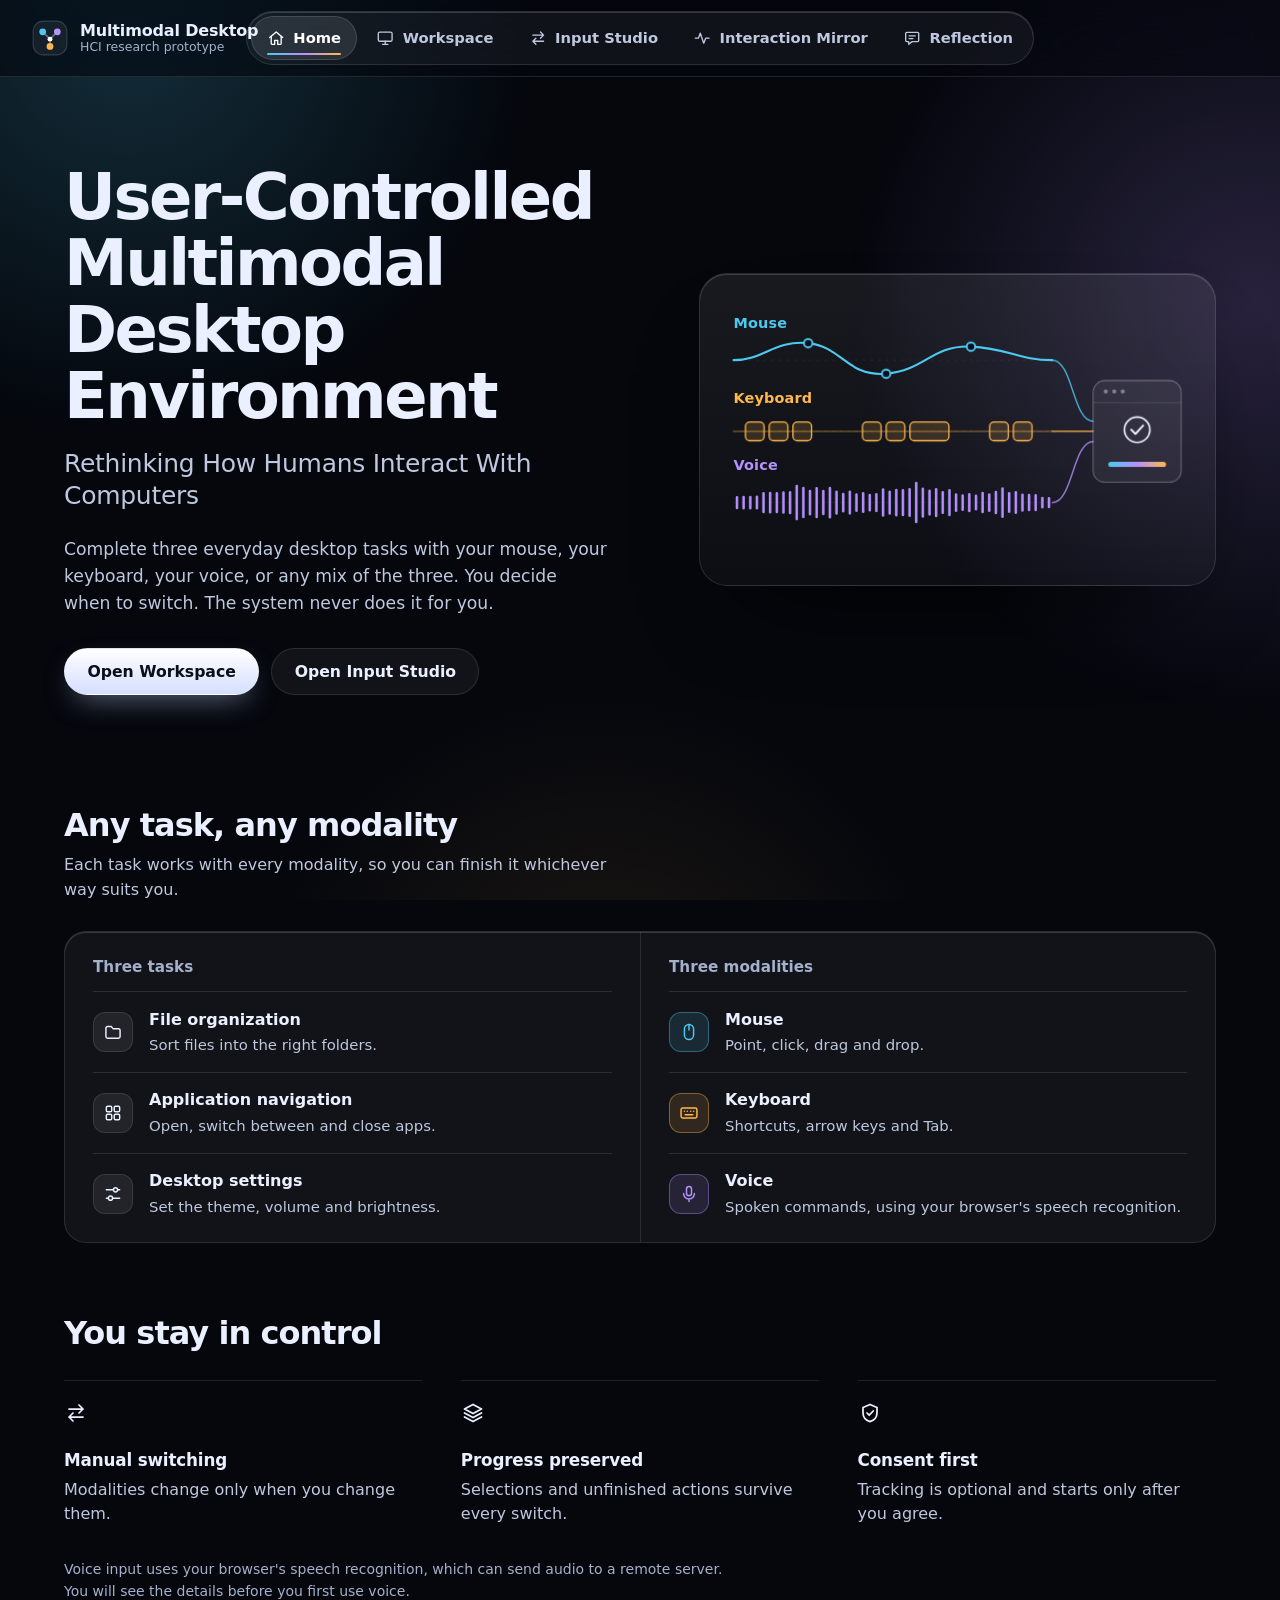
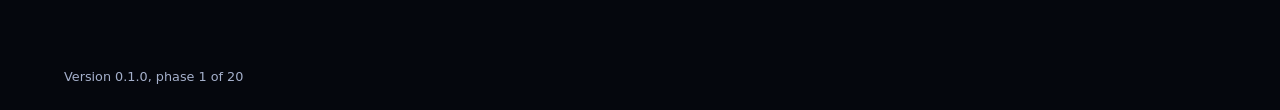
<file: p1/index.html>
<!DOCTYPE html>
<html lang="en">
<head>
  <meta charset="utf-8">
  <meta name="viewport" content="width=device-width, initial-scale=1">
  <meta name="color-scheme" content="dark">
  <meta name="theme-color" content="#05070d">
  <meta name="description" content="A user-controlled multimodal desktop environment: an HCI research prototype for studying mouse, keyboard and voice interaction.">
  <title>Multimodal Desktop | Rethinking How Humans Interact With Computers</title>
  <link rel="icon" href="data:image/svg+xml,%3Csvg xmlns='http://www.w3.org/2000/svg' viewBox='0 0 32 32'%3E%3Crect width='32' height='32' rx='9' fill='%230a0f1b'/%3E%3Cpath d='M9.5 10.5 16 17M22.5 10.5 16 17M16 17v6' fill='none' stroke='%23667085' stroke-width='1.5' stroke-linecap='round'/%3E%3Ccircle cx='9.5' cy='10.5' r='3' fill='%234cc9f0'/%3E%3Ccircle cx='22.5' cy='10.5' r='3' fill='%23b592ff'/%3E%3Ccircle cx='16' cy='23.5' r='3' fill='%23ffb84d'/%3E%3Ccircle cx='16' cy='17' r='2.2' fill='%23ffffff'/%3E%3C/svg%3E">
  <link rel="stylesheet" href="style.css">
  <script src="script.js" defer></script>
</head>
<body>
  <a class="skip-link" href="#main" data-skip>Skip to main content</a>

  <!-- Icon sprite: 24px grid, stroke icons styled by .icon in style.css -->
  <svg class="sprite" aria-hidden="true" focusable="false">
    <symbol id="i-home" viewBox="0 0 24 24"><path d="M3.5 11 12 3.8 20.5 11"/><path d="M5.5 9.8V19a1 1 0 0 0 1 1H10v-5.2h4V20h3.5a1 1 0 0 0 1-1V9.8"/></symbol>
    <symbol id="i-desktop" viewBox="0 0 24 24"><rect x="3" y="4" width="18" height="12" rx="2"/><path d="M8.5 20h7M12 16v4"/></symbol>
    <symbol id="i-swap" viewBox="0 0 24 24"><path d="M5 8h14M15 4l4 4-4 4M19 16H5M9 12l-4 4 4 4"/></symbol>
    <symbol id="i-pulse" viewBox="0 0 24 24"><path d="M3 12h4l2.5-6.5 4.5 13 2.5-6.5H21"/></symbol>
    <symbol id="i-reflect" viewBox="0 0 24 24"><path d="M5 4.5h14A1.5 1.5 0 0 1 20.5 6v9a1.5 1.5 0 0 1-1.5 1.5h-7L7.5 20v-3.5H5A1.5 1.5 0 0 1 3.5 15V6A1.5 1.5 0 0 1 5 4.5Z"/><path d="M8 9h8M8 12.5h5"/></symbol>
    <symbol id="i-folder" viewBox="0 0 24 24"><path d="M3.5 7.5a2 2 0 0 1 2-2H10l2 2.5h6.5a2 2 0 0 1 2 2v7.5a2 2 0 0 1-2 2h-13a2 2 0 0 1-2-2V7.5Z"/></symbol>
    <symbol id="i-apps" viewBox="0 0 24 24"><rect x="4" y="4" width="6.5" height="6.5" rx="1.5"/><rect x="13.5" y="4" width="6.5" height="6.5" rx="1.5"/><rect x="4" y="13.5" width="6.5" height="6.5" rx="1.5"/><rect x="13.5" y="13.5" width="6.5" height="6.5" rx="1.5"/></symbol>
    <symbol id="i-sliders" viewBox="0 0 24 24"><path d="M4 7h8.5M17.5 7H20M4 17h2.5M11.5 17H20"/><circle cx="15" cy="7" r="2.5"/><circle cx="9" cy="17" r="2.5"/></symbol>
    <symbol id="i-mouse" viewBox="0 0 24 24"><rect x="6.5" y="3" width="11" height="18" rx="5.5"/><path d="M12 3v6.5"/></symbol>
    <symbol id="i-keyboard" viewBox="0 0 24 24"><rect x="2.5" y="6" width="19" height="12" rx="2"/><path d="M6.5 10h.01M10 10h.01M14 10h.01M17.5 10h.01M7.5 14h9"/></symbol>
    <symbol id="i-mic" viewBox="0 0 24 24"><rect x="9" y="3" width="6" height="11" rx="3"/><path d="M5.5 11.5a6.5 6.5 0 0 0 13 0M12 18v3"/></symbol>
    <symbol id="i-layers" viewBox="0 0 24 24"><path d="m12 3.5 8.5 4.5-8.5 4.5L3.5 8 12 3.5Z"/><path d="m3.5 12 8.5 4.5 8.5-4.5M3.5 16l8.5 4.5 8.5-4.5"/></symbol>
    <symbol id="i-shield" viewBox="0 0 24 24"><path d="M12 3.5 19 6.5v5.2c0 4.3-2.9 7.6-7 9-4.1-1.4-7-4.7-7-9V6.5l7-3Z"/><path d="m9 12 2.2 2.2L15.2 10"/></symbol>
  </svg>

  <div class="backdrop" aria-hidden="true">
    <span class="orb orb--mouse"></span>
    <span class="orb orb--voice"></span>
    <span class="orb orb--keyboard"></span>
  </div>

  <div class="shell">
    <header class="topbar">
      <a class="brand" href="#home">
        <svg class="brand__mark" viewBox="0 0 32 32" aria-hidden="true" focusable="false">
          <rect class="brand__tile" x="1" y="1" width="30" height="30" rx="9"/>
          <path class="brand__links" d="M9.5 10.5 16 17M22.5 10.5 16 17M16 17v6"/>
          <circle class="mk-mouse" cx="9.5" cy="10.5" r="3"/>
          <circle class="mk-voice" cx="22.5" cy="10.5" r="3"/>
          <circle class="mk-keyboard" cx="16" cy="23.5" r="3"/>
          <circle class="mk-core" cx="16" cy="17" r="2.2"/>
        </svg>
        <span class="brand__text">
          <span class="brand__name">Multimodal Desktop</span>
          <span class="brand__tag">HCI research prototype</span>
        </span>
      </a>

      <nav class="nav" aria-label="Sections">
        <ul class="nav__list">
          <li><a class="nav__link" href="#home" data-section-link="home"><svg class="icon" aria-hidden="true" focusable="false"><use href="#i-home"/></svg><span>Home</span></a></li>
          <li><a class="nav__link" href="#workspace" data-section-link="workspace"><svg class="icon" aria-hidden="true" focusable="false"><use href="#i-desktop"/></svg><span>Workspace</span></a></li>
          <li><a class="nav__link" href="#input-studio" data-section-link="input-studio"><svg class="icon" aria-hidden="true" focusable="false"><use href="#i-swap"/></svg><span>Input Studio</span></a></li>
          <li><a class="nav__link" href="#interaction-mirror" data-section-link="interaction-mirror"><svg class="icon" aria-hidden="true" focusable="false"><use href="#i-pulse"/></svg><span>Interaction Mirror</span></a></li>
          <li><a class="nav__link" href="#reflection" data-section-link="reflection"><svg class="icon" aria-hidden="true" focusable="false"><use href="#i-reflect"/></svg><span>Reflection</span></a></li>
        </ul>
      </nav>

      <!-- Reserved: accessibility menu (phase 3), active-modality indicator (phase 10), consent status (phase 13) -->
      <div class="topbar__tools" id="topbar-tools"></div>
    </header>

    <main class="stage" id="main" tabindex="-1">

      <!-- 1. Home -->
      <section class="view" id="view-home" aria-labelledby="title-home">
        <div class="hero">
          <div class="hero__copy">
            <h1 class="hero__title" id="title-home" tabindex="-1">User-Controlled Multimodal Desktop Environment</h1>
            <p class="hero__sub">Rethinking How Humans Interact With Computers</p>
            <p class="hero__lede">Complete three everyday desktop tasks with your mouse, your keyboard, your voice, or any mix of the three. You decide when to switch. The system never does it for you.</p>
            <div class="hero__actions">
              <a class="btn btn--primary" href="#workspace">Open Workspace</a>
              <a class="btn btn--ghost" href="#input-studio">Open Input Studio</a>
            </div>
          </div>

          <div class="signal signal--intro" data-signal>
            <svg class="signal__svg" viewBox="0 0 560 320" role="img" aria-labelledby="signal-title">
              <title id="signal-title">Mouse, keyboard and voice input streams flowing into a single task</title>
              <defs>
                <linearGradient id="mix" x1="0" y1="0" x2="1" y2="0">
                  <stop offset="0" class="stop-mouse"/>
                  <stop offset="0.5" class="stop-voice"/>
                  <stop offset="1" class="stop-keyboard"/>
                </linearGradient>
              </defs>

              <path class="guides" d="M16 78H392M16 162H392M16 246H392"/>

              <g class="labels">
                <text class="t-mouse" x="16" y="40">Mouse</text>
                <text class="t-keyboard" x="16" y="128">Keyboard</text>
                <text class="t-voice" x="16" y="208">Voice</text>
              </g>

              <g class="lane lane--mouse">
                <path class="stream" pathLength="1" d="M16 78C52 78 64 54 104 58C144 62 150 98 196 94C242 90 250 60 296 62C340 64 352 78 392 78"/>
                <circle class="mark" style="--k:0" cx="104" cy="58" r="5"/>
                <circle class="mark" style="--k:1" cx="196" cy="94" r="5"/>
                <circle class="mark" style="--k:2" cx="296" cy="62" r="5"/>
                <path class="link" pathLength="1" d="M392 78C416 78 416 150 440 150"/>
              </g>

              <g class="lane lane--keyboard">
                <path class="stream" pathLength="1" d="M16 162H392"/>
                <rect class="key" style="--k:0" x="30" y="151" width="22" height="22" rx="5"/>
                <rect class="key" style="--k:1" x="58" y="151" width="22" height="22" rx="5"/>
                <rect class="key" style="--k:2" x="86" y="151" width="22" height="22" rx="5"/>
                <rect class="key" style="--k:3" x="168" y="151" width="22" height="22" rx="5"/>
                <rect class="key" style="--k:4" x="196" y="151" width="22" height="22" rx="5"/>
                <rect class="key" style="--k:5" x="224" y="151" width="46" height="22" rx="5"/>
                <rect class="key" style="--k:6" x="318" y="151" width="22" height="22" rx="5"/>
                <rect class="key" style="--k:7" x="346" y="151" width="22" height="22" rx="5"/>
                <path class="link" pathLength="1" d="M392 162H440"/>
              </g>

              <g class="lane lane--voice">
                <path class="bars" d="M20.0 239.6V252.4M27.8 239.3V252.7M35.7 239.4V252.6M43.5 239.2V252.8M51.3 235.0V257.0M59.1 234.7V257.3M67.0 234.9V257.1M74.8 234.2V257.8M82.6 233.8V258.2M90.5 226.5V265.5M98.3 228.9V263.1M106.1 232.3V259.7M114.0 229.0V263.0M121.8 232.5V259.5M129.6 228.8V263.2M137.4 233.2V258.8M145.3 235.9V256.1M153.1 233.3V258.7M160.9 236.5V255.5M168.8 235.1V256.9M176.6 237.1V254.9M184.4 236.1V255.9M192.3 230.7V261.3M200.1 233.1V258.9M207.9 231.2V260.8M215.7 231.4V260.6M223.6 230.4V261.6M231.4 223.0V269.0M239.2 229.7V262.3M247.1 232.1V259.9M254.9 230.3V261.7M262.7 233.9V258.1M270.6 231.4V260.6M278.4 236.5V255.5M286.2 237.6V254.4M294.0 236.1V255.9M301.9 238.1V253.9M309.7 234.8V257.2M317.5 236.5V255.5M325.4 233.6V258.4M333.2 229.4V262.6M341.0 235.1V256.9M348.9 233.9V258.1M356.7 236.8V255.2M364.5 237.2V254.8M372.3 237.4V254.6M380.2 240.5V251.5M388.0 240.8V251.2"/>
                <path class="link" pathLength="1" d="M392 246C416 246 416 174 440 174"/>
              </g>

              <g class="task">
                <rect class="task__body" x="440" y="102" width="104" height="120" rx="14"/>
                <path class="task__bar" d="M440 128H544"/>
                <circle class="task__dot" cx="455" cy="115" r="2.5"/>
                <circle class="task__dot" cx="465" cy="115" r="2.5"/>
                <circle class="task__dot" cx="475" cy="115" r="2.5"/>
                <path class="task__ring" pathLength="1" d="M507 160a15 15 0 1 1-30 0a15 15 0 1 1 30 0Z"/>
                <path class="task__check" pathLength="1" d="M485 160l5 5 9-10"/>
                <rect class="task__track" x="458" y="198" width="68" height="6" rx="3"/>
                <rect class="task__fill" x="458" y="198" width="68" height="6" rx="3"/>
              </g>
            </svg>
          </div>
        </div>

        <section class="section" aria-labelledby="overview-title">
          <h2 class="section__title" id="overview-title">Any task, any modality</h2>
          <p class="section__lede">Each task works with every modality, so you can finish it whichever way suits you.</p>

          <div class="panel duo">
            <div class="duo__col">
              <h3 class="duo__title">Three tasks</h3>
              <ul class="rows">
                <li class="row">
                  <span class="tile"><svg class="icon" aria-hidden="true" focusable="false"><use href="#i-folder"/></svg></span>
                  <span class="row__text"><strong>File organization</strong><span>Sort files into the right folders.</span></span>
                </li>
                <li class="row">
                  <span class="tile"><svg class="icon" aria-hidden="true" focusable="false"><use href="#i-apps"/></svg></span>
                  <span class="row__text"><strong>Application navigation</strong><span>Open, switch between and close apps.</span></span>
                </li>
                <li class="row">
                  <span class="tile"><svg class="icon" aria-hidden="true" focusable="false"><use href="#i-sliders"/></svg></span>
                  <span class="row__text"><strong>Desktop settings</strong><span>Set the theme, volume and brightness.</span></span>
                </li>
              </ul>
            </div>
            <div class="duo__col">
              <h3 class="duo__title">Three modalities</h3>
              <ul class="rows">
                <li class="row row--mouse">
                  <span class="tile"><svg class="icon" aria-hidden="true" focusable="false"><use href="#i-mouse"/></svg></span>
                  <span class="row__text"><strong>Mouse</strong><span>Point, click, drag and drop.</span></span>
                </li>
                <li class="row row--keyboard">
                  <span class="tile"><svg class="icon" aria-hidden="true" focusable="false"><use href="#i-keyboard"/></svg></span>
                  <span class="row__text"><strong>Keyboard</strong><span>Shortcuts, arrow keys and Tab.</span></span>
                </li>
                <li class="row row--voice">
                  <span class="tile"><svg class="icon" aria-hidden="true" focusable="false"><use href="#i-mic"/></svg></span>
                  <span class="row__text"><strong>Voice</strong><span>Spoken commands, using your browser's speech recognition.</span></span>
                </li>
              </ul>
            </div>
          </div>
        </section>

        <section class="section" aria-labelledby="control-title">
          <h2 class="section__title" id="control-title">You stay in control</h2>
          <ul class="principles">
            <li>
              <svg class="icon icon--lg" aria-hidden="true" focusable="false"><use href="#i-swap"/></svg>
              <h3>Manual switching</h3>
              <p>Modalities change only when you change them.</p>
            </li>
            <li>
              <svg class="icon icon--lg" aria-hidden="true" focusable="false"><use href="#i-layers"/></svg>
              <h3>Progress preserved</h3>
              <p>Selections and unfinished actions survive every switch.</p>
            </li>
            <li>
              <svg class="icon icon--lg" aria-hidden="true" focusable="false"><use href="#i-shield"/></svg>
              <h3>Consent first</h3>
              <p>Tracking is optional and starts only after you agree.</p>
            </li>
          </ul>
          <p class="fineprint">Voice input uses your browser's speech recognition, which can send audio to a remote server. You will see the details before you first use voice.</p>
        </section>
      </section>

      <!-- 2. Workspace -->
      <section class="view" id="view-workspace" aria-labelledby="title-workspace" hidden>
        <header class="view-head">
          <h1 id="title-workspace" tabindex="-1">Workspace</h1>
          <p>Your simulated desktop. Complete the three tasks here with whichever modality you choose.</p>
        </header>
        <div class="desktop" id="desktop">
          <div class="desktop__empty" id="desktop-empty">
            <span class="tile tile--lg"><svg class="icon icon--lg" aria-hidden="true" focusable="false"><use href="#i-desktop"/></svg></span>
            <h2>The desktop is ready</h2>
            <p>Windows, the dock and the three tasks arrive in later phases.</p>
            <p class="when">Planned for phases 2 to 9</p>
          </div>
        </div>
      </section>

      <!-- 3. Input Studio -->
      <section class="view" id="view-input-studio" aria-labelledby="title-input-studio" hidden>
        <header class="view-head">
          <h1 id="title-input-studio" tabindex="-1">Input Studio</h1>
          <p>Choose a modality and practice it before or during a task. You always make the switch yourself.</p>
        </header>
        <div class="panel stub">
          <h2 class="stub__title">Coming to this section</h2>
          <ul class="stub__list">
            <li>A manual switcher for mouse, keyboard and voice</li>
            <li>A keyboard shortcut reference with a practice area</li>
            <li>A voice command list with a live transcript</li>
          </ul>
          <p class="when">Planned for phases 10 to 12</p>
        </div>
      </section>

      <!-- 4. Interaction Mirror -->
      <section class="view" id="view-interaction-mirror" aria-labelledby="title-interaction-mirror" hidden>
        <header class="view-head">
          <h1 id="title-interaction-mirror" tabindex="-1">Interaction Mirror</h1>
          <p>A record of what you actually did. Nothing is inferred or guessed.</p>
        </header>
        <div class="panel stub">
          <h2 class="stub__title">Coming to this section</h2>
          <ul class="stub__list">
            <li>A chronological timeline of recorded actions</li>
            <li>Modality usage and transition counts</li>
            <li>Task times, errors and repeated actions</li>
            <li>A neutral comparison of condition A and condition B</li>
          </ul>
          <p class="when">Planned for phases 14 to 17</p>
        </div>
      </section>

      <!-- 5. Reflection -->
      <section class="view" id="view-reflection" aria-labelledby="title-reflection" hidden>
        <header class="view-head">
          <h1 id="title-reflection" tabindex="-1">Reflection</h1>
          <p>Tell us how it felt, in your own words and on simple rating scales.</p>
        </header>
        <div class="panel stub">
          <h2 class="stub__title">Coming to this section</h2>
          <ul class="stub__list">
            <li>Ratings for perceived control, ease of switching, comfort and workload</li>
            <li>Open questions about your experience</li>
            <li>Responses saved only in this browser</li>
          </ul>
          <p class="when">Planned for phase 18</p>
        </div>
      </section>

    </main>

    <footer class="colophon">
      <p data-version>Version 0.1.0, phase 1 of 20</p>
    </footer>
  </div>

  <noscript><p class="noscript">This prototype needs JavaScript. Turn it on in your browser settings and reload the page.</p></noscript>
</body>
</html>
</file>
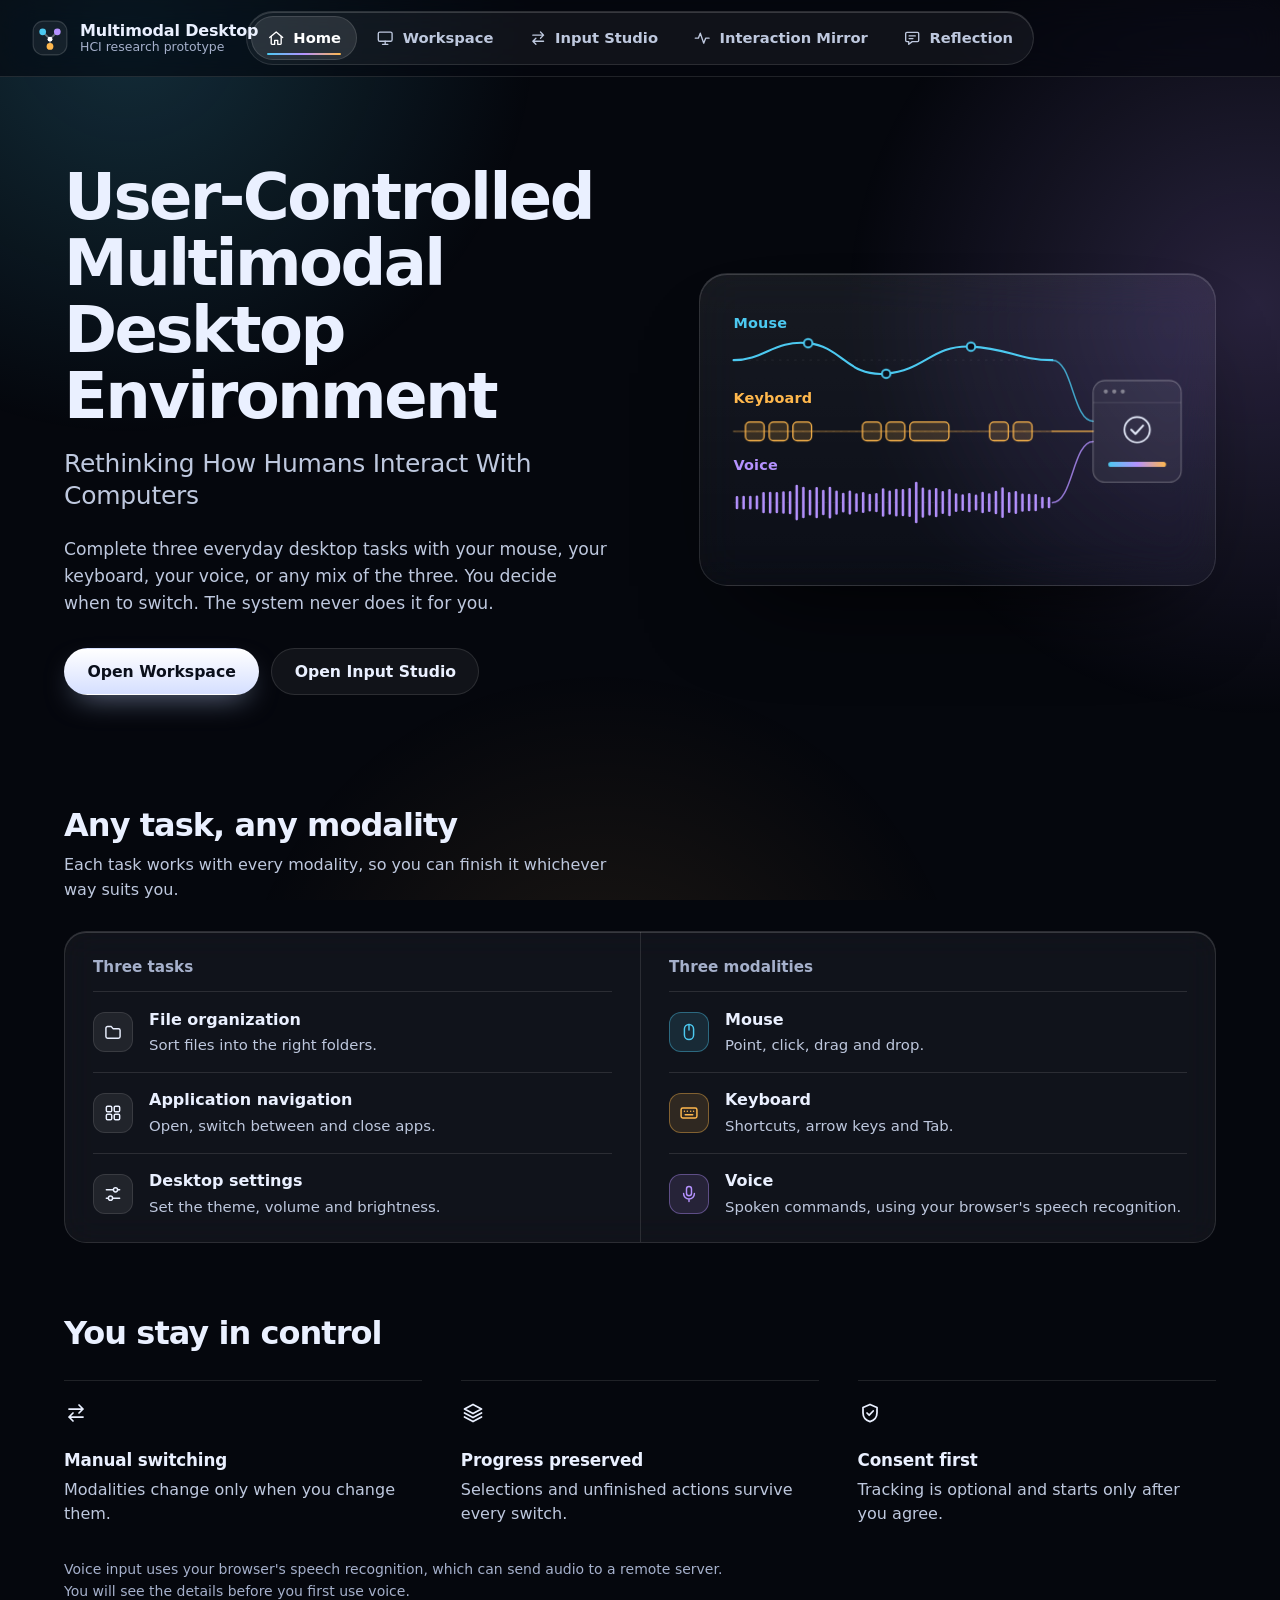
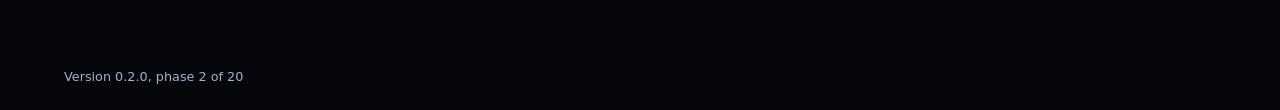
<file: p2/index.html>
<!DOCTYPE html>
<html lang="en">
<head>
  <meta charset="utf-8">
  <meta name="viewport" content="width=device-width, initial-scale=1">
  <meta name="color-scheme" content="dark">
  <meta name="theme-color" content="#05070d">
  <meta name="description" content="A user-controlled multimodal desktop environment: an HCI research prototype for studying mouse, keyboard and voice interaction.">
  <title>Multimodal Desktop | Rethinking How Humans Interact With Computers</title>
  <link rel="icon" href="data:image/svg+xml,%3Csvg xmlns='http://www.w3.org/2000/svg' viewBox='0 0 32 32'%3E%3Crect width='32' height='32' rx='9' fill='%230a0f1b'/%3E%3Cpath d='M9.5 10.5 16 17M22.5 10.5 16 17M16 17v6' fill='none' stroke='%23667085' stroke-width='1.5' stroke-linecap='round'/%3E%3Ccircle cx='9.5' cy='10.5' r='3' fill='%234cc9f0'/%3E%3Ccircle cx='22.5' cy='10.5' r='3' fill='%23b592ff'/%3E%3Ccircle cx='16' cy='23.5' r='3' fill='%23ffb84d'/%3E%3Ccircle cx='16' cy='17' r='2.2' fill='%23ffffff'/%3E%3C/svg%3E">
  <link rel="stylesheet" href="style.css">
  <script src="script.js" defer></script>
</head>
<body>
  <a class="skip-link" href="#main" data-skip>Skip to main content</a>

  <!-- Icon sprite: 24px grid, stroke icons styled by .icon in style.css -->
  <svg class="sprite" aria-hidden="true" focusable="false">
    <symbol id="i-home" viewBox="0 0 24 24"><path d="M3.5 11 12 3.8 20.5 11"/><path d="M5.5 9.8V19a1 1 0 0 0 1 1H10v-5.2h4V20h3.5a1 1 0 0 0 1-1V9.8"/></symbol>
    <symbol id="i-desktop" viewBox="0 0 24 24"><rect x="3" y="4" width="18" height="12" rx="2"/><path d="M8.5 20h7M12 16v4"/></symbol>
    <symbol id="i-swap" viewBox="0 0 24 24"><path d="M5 8h14M15 4l4 4-4 4M19 16H5M9 12l-4 4 4 4"/></symbol>
    <symbol id="i-pulse" viewBox="0 0 24 24"><path d="M3 12h4l2.5-6.5 4.5 13 2.5-6.5H21"/></symbol>
    <symbol id="i-reflect" viewBox="0 0 24 24"><path d="M5 4.5h14A1.5 1.5 0 0 1 20.5 6v9a1.5 1.5 0 0 1-1.5 1.5h-7L7.5 20v-3.5H5A1.5 1.5 0 0 1 3.5 15V6A1.5 1.5 0 0 1 5 4.5Z"/><path d="M8 9h8M8 12.5h5"/></symbol>
    <symbol id="i-folder" viewBox="0 0 24 24"><path d="M3.5 7.5a2 2 0 0 1 2-2H10l2 2.5h6.5a2 2 0 0 1 2 2v7.5a2 2 0 0 1-2 2h-13a2 2 0 0 1-2-2V7.5Z"/></symbol>
    <symbol id="i-apps" viewBox="0 0 24 24"><rect x="4" y="4" width="6.5" height="6.5" rx="1.5"/><rect x="13.5" y="4" width="6.5" height="6.5" rx="1.5"/><rect x="4" y="13.5" width="6.5" height="6.5" rx="1.5"/><rect x="13.5" y="13.5" width="6.5" height="6.5" rx="1.5"/></symbol>
    <symbol id="i-sliders" viewBox="0 0 24 24"><path d="M4 7h8.5M17.5 7H20M4 17h2.5M11.5 17H20"/><circle cx="15" cy="7" r="2.5"/><circle cx="9" cy="17" r="2.5"/></symbol>
    <symbol id="i-mouse" viewBox="0 0 24 24"><rect x="6.5" y="3" width="11" height="18" rx="5.5"/><path d="M12 3v6.5"/></symbol>
    <symbol id="i-keyboard" viewBox="0 0 24 24"><rect x="2.5" y="6" width="19" height="12" rx="2"/><path d="M6.5 10h.01M10 10h.01M14 10h.01M17.5 10h.01M7.5 14h9"/></symbol>
    <symbol id="i-mic" viewBox="0 0 24 24"><rect x="9" y="3" width="6" height="11" rx="3"/><path d="M5.5 11.5a6.5 6.5 0 0 0 13 0M12 18v3"/></symbol>
    <symbol id="i-layers" viewBox="0 0 24 24"><path d="m12 3.5 8.5 4.5-8.5 4.5L3.5 8 12 3.5Z"/><path d="m3.5 12 8.5 4.5 8.5-4.5M3.5 16l8.5 4.5 8.5-4.5"/></symbol>
    <symbol id="i-shield" viewBox="0 0 24 24"><path d="M12 3.5 19 6.5v5.2c0 4.3-2.9 7.6-7 9-4.1-1.4-7-4.7-7-9V6.5l7-3Z"/><path d="m9 12 2.2 2.2L15.2 10"/></symbol>
    <symbol id="i-window" viewBox="0 0 24 24"><rect x="3.5" y="5" width="17" height="14" rx="2.5"/><path d="M3.5 9.5h17"/></symbol>
    <symbol id="i-minimize" viewBox="0 0 24 24"><path d="M6 17h12"/></symbol>
    <symbol id="i-maximize" viewBox="0 0 24 24"><rect x="6" y="6" width="12" height="12" rx="2"/></symbol>
    <symbol id="i-restore" viewBox="0 0 24 24"><rect x="5.5" y="9.5" width="9" height="9" rx="1.8"/><path d="M9.5 9.5V7.3a1.8 1.8 0 0 1 1.8-1.8h5.4a1.8 1.8 0 0 1 1.8 1.8v5.4a1.8 1.8 0 0 1-1.8 1.8h-2.2"/></symbol>
    <symbol id="i-close" viewBox="0 0 24 24"><path d="m7 7 10 10M17 7 7 17"/></symbol>
  </svg>

  <div class="backdrop" aria-hidden="true">
    <span class="orb orb--mouse"></span>
    <span class="orb orb--voice"></span>
    <span class="orb orb--keyboard"></span>
  </div>

  <div class="shell">
    <header class="topbar">
      <a class="brand" href="#home">
        <svg class="brand__mark" viewBox="0 0 32 32" aria-hidden="true" focusable="false">
          <rect class="brand__tile" x="1" y="1" width="30" height="30" rx="9"/>
          <path class="brand__links" d="M9.5 10.5 16 17M22.5 10.5 16 17M16 17v6"/>
          <circle class="mk-mouse" cx="9.5" cy="10.5" r="3"/>
          <circle class="mk-voice" cx="22.5" cy="10.5" r="3"/>
          <circle class="mk-keyboard" cx="16" cy="23.5" r="3"/>
          <circle class="mk-core" cx="16" cy="17" r="2.2"/>
        </svg>
        <span class="brand__text">
          <span class="brand__name">Multimodal Desktop</span>
          <span class="brand__tag">HCI research prototype</span>
        </span>
      </a>

      <nav class="nav" aria-label="Sections">
        <ul class="nav__list">
          <li><a class="nav__link" href="#home" data-section-link="home"><svg class="icon" aria-hidden="true" focusable="false"><use href="#i-home"/></svg><span>Home</span></a></li>
          <li><a class="nav__link" href="#workspace" data-section-link="workspace"><svg class="icon" aria-hidden="true" focusable="false"><use href="#i-desktop"/></svg><span>Workspace</span></a></li>
          <li><a class="nav__link" href="#input-studio" data-section-link="input-studio"><svg class="icon" aria-hidden="true" focusable="false"><use href="#i-swap"/></svg><span>Input Studio</span></a></li>
          <li><a class="nav__link" href="#interaction-mirror" data-section-link="interaction-mirror"><svg class="icon" aria-hidden="true" focusable="false"><use href="#i-pulse"/></svg><span>Interaction Mirror</span></a></li>
          <li><a class="nav__link" href="#reflection" data-section-link="reflection"><svg class="icon" aria-hidden="true" focusable="false"><use href="#i-reflect"/></svg><span>Reflection</span></a></li>
        </ul>
      </nav>

      <!-- Reserved: accessibility menu (phase 3), active-modality indicator (phase 10), consent status (phase 13) -->
      <div class="topbar__tools" id="topbar-tools"></div>
    </header>

    <main class="stage" id="main" tabindex="-1">

      <!-- 1. Home -->
      <section class="view" id="view-home" aria-labelledby="title-home">
        <div class="hero">
          <div class="hero__copy">
            <h1 class="hero__title" id="title-home" tabindex="-1">User-Controlled Multimodal Desktop Environment</h1>
            <p class="hero__sub">Rethinking How Humans Interact With Computers</p>
            <p class="hero__lede">Complete three everyday desktop tasks with your mouse, your keyboard, your voice, or any mix of the three. You decide when to switch. The system never does it for you.</p>
            <div class="hero__actions">
              <a class="btn btn--primary" href="#workspace">Open Workspace</a>
              <a class="btn btn--ghost" href="#input-studio">Open Input Studio</a>
            </div>
          </div>

          <div class="signal signal--intro" data-signal>
            <svg class="signal__svg" viewBox="0 0 560 320" role="img" aria-labelledby="signal-title">
              <title id="signal-title">Mouse, keyboard and voice input streams flowing into a single task</title>
              <defs>
                <linearGradient id="mix" x1="0" y1="0" x2="1" y2="0">
                  <stop offset="0" class="stop-mouse"/>
                  <stop offset="0.5" class="stop-voice"/>
                  <stop offset="1" class="stop-keyboard"/>
                </linearGradient>
              </defs>

              <path class="guides" d="M16 78H392M16 162H392M16 246H392"/>

              <g class="labels">
                <text class="t-mouse" x="16" y="40">Mouse</text>
                <text class="t-keyboard" x="16" y="128">Keyboard</text>
                <text class="t-voice" x="16" y="208">Voice</text>
              </g>

              <g class="lane lane--mouse">
                <path class="stream" pathLength="1" d="M16 78C52 78 64 54 104 58C144 62 150 98 196 94C242 90 250 60 296 62C340 64 352 78 392 78"/>
                <circle class="mark" style="--k:0" cx="104" cy="58" r="5"/>
                <circle class="mark" style="--k:1" cx="196" cy="94" r="5"/>
                <circle class="mark" style="--k:2" cx="296" cy="62" r="5"/>
                <path class="link" pathLength="1" d="M392 78C416 78 416 150 440 150"/>
              </g>

              <g class="lane lane--keyboard">
                <path class="stream" pathLength="1" d="M16 162H392"/>
                <rect class="key" style="--k:0" x="30" y="151" width="22" height="22" rx="5"/>
                <rect class="key" style="--k:1" x="58" y="151" width="22" height="22" rx="5"/>
                <rect class="key" style="--k:2" x="86" y="151" width="22" height="22" rx="5"/>
                <rect class="key" style="--k:3" x="168" y="151" width="22" height="22" rx="5"/>
                <rect class="key" style="--k:4" x="196" y="151" width="22" height="22" rx="5"/>
                <rect class="key" style="--k:5" x="224" y="151" width="46" height="22" rx="5"/>
                <rect class="key" style="--k:6" x="318" y="151" width="22" height="22" rx="5"/>
                <rect class="key" style="--k:7" x="346" y="151" width="22" height="22" rx="5"/>
                <path class="link" pathLength="1" d="M392 162H440"/>
              </g>

              <g class="lane lane--voice">
                <path class="bars" d="M20.0 239.6V252.4M27.8 239.3V252.7M35.7 239.4V252.6M43.5 239.2V252.8M51.3 235.0V257.0M59.1 234.7V257.3M67.0 234.9V257.1M74.8 234.2V257.8M82.6 233.8V258.2M90.5 226.5V265.5M98.3 228.9V263.1M106.1 232.3V259.7M114.0 229.0V263.0M121.8 232.5V259.5M129.6 228.8V263.2M137.4 233.2V258.8M145.3 235.9V256.1M153.1 233.3V258.7M160.9 236.5V255.5M168.8 235.1V256.9M176.6 237.1V254.9M184.4 236.1V255.9M192.3 230.7V261.3M200.1 233.1V258.9M207.9 231.2V260.8M215.7 231.4V260.6M223.6 230.4V261.6M231.4 223.0V269.0M239.2 229.7V262.3M247.1 232.1V259.9M254.9 230.3V261.7M262.7 233.9V258.1M270.6 231.4V260.6M278.4 236.5V255.5M286.2 237.6V254.4M294.0 236.1V255.9M301.9 238.1V253.9M309.7 234.8V257.2M317.5 236.5V255.5M325.4 233.6V258.4M333.2 229.4V262.6M341.0 235.1V256.9M348.9 233.9V258.1M356.7 236.8V255.2M364.5 237.2V254.8M372.3 237.4V254.6M380.2 240.5V251.5M388.0 240.8V251.2"/>
                <path class="link" pathLength="1" d="M392 246C416 246 416 174 440 174"/>
              </g>

              <g class="task">
                <rect class="task__body" x="440" y="102" width="104" height="120" rx="14"/>
                <path class="task__bar" d="M440 128H544"/>
                <circle class="task__dot" cx="455" cy="115" r="2.5"/>
                <circle class="task__dot" cx="465" cy="115" r="2.5"/>
                <circle class="task__dot" cx="475" cy="115" r="2.5"/>
                <path class="task__ring" pathLength="1" d="M507 160a15 15 0 1 1-30 0a15 15 0 1 1 30 0Z"/>
                <path class="task__check" pathLength="1" d="M485 160l5 5 9-10"/>
                <rect class="task__track" x="458" y="198" width="68" height="6" rx="3"/>
                <rect class="task__fill" x="458" y="198" width="68" height="6" rx="3"/>
              </g>
            </svg>
          </div>
        </div>

        <section class="section" aria-labelledby="overview-title">
          <h2 class="section__title" id="overview-title">Any task, any modality</h2>
          <p class="section__lede">Each task works with every modality, so you can finish it whichever way suits you.</p>

          <div class="panel duo">
            <div class="duo__col">
              <h3 class="duo__title">Three tasks</h3>
              <ul class="rows">
                <li class="row">
                  <span class="tile"><svg class="icon" aria-hidden="true" focusable="false"><use href="#i-folder"/></svg></span>
                  <span class="row__text"><strong>File organization</strong><span>Sort files into the right folders.</span></span>
                </li>
                <li class="row">
                  <span class="tile"><svg class="icon" aria-hidden="true" focusable="false"><use href="#i-apps"/></svg></span>
                  <span class="row__text"><strong>Application navigation</strong><span>Open, switch between and close apps.</span></span>
                </li>
                <li class="row">
                  <span class="tile"><svg class="icon" aria-hidden="true" focusable="false"><use href="#i-sliders"/></svg></span>
                  <span class="row__text"><strong>Desktop settings</strong><span>Set the theme, volume and brightness.</span></span>
                </li>
              </ul>
            </div>
            <div class="duo__col">
              <h3 class="duo__title">Three modalities</h3>
              <ul class="rows">
                <li class="row row--mouse">
                  <span class="tile"><svg class="icon" aria-hidden="true" focusable="false"><use href="#i-mouse"/></svg></span>
                  <span class="row__text"><strong>Mouse</strong><span>Point, click, drag and drop.</span></span>
                </li>
                <li class="row row--keyboard">
                  <span class="tile"><svg class="icon" aria-hidden="true" focusable="false"><use href="#i-keyboard"/></svg></span>
                  <span class="row__text"><strong>Keyboard</strong><span>Shortcuts, arrow keys and Tab.</span></span>
                </li>
                <li class="row row--voice">
                  <span class="tile"><svg class="icon" aria-hidden="true" focusable="false"><use href="#i-mic"/></svg></span>
                  <span class="row__text"><strong>Voice</strong><span>Spoken commands, using your browser's speech recognition.</span></span>
                </li>
              </ul>
            </div>
          </div>
        </section>

        <section class="section" aria-labelledby="control-title">
          <h2 class="section__title" id="control-title">You stay in control</h2>
          <ul class="principles">
            <li>
              <svg class="icon icon--lg" aria-hidden="true" focusable="false"><use href="#i-swap"/></svg>
              <h3>Manual switching</h3>
              <p>Modalities change only when you change them.</p>
            </li>
            <li>
              <svg class="icon icon--lg" aria-hidden="true" focusable="false"><use href="#i-layers"/></svg>
              <h3>Progress preserved</h3>
              <p>Selections and unfinished actions survive every switch.</p>
            </li>
            <li>
              <svg class="icon icon--lg" aria-hidden="true" focusable="false"><use href="#i-shield"/></svg>
              <h3>Consent first</h3>
              <p>Tracking is optional and starts only after you agree.</p>
            </li>
          </ul>
          <p class="fineprint">Voice input uses your browser's speech recognition, which can send audio to a remote server. You will see the details before you first use voice.</p>
        </section>
      </section>

      <!-- 2. Workspace -->
      <section class="view" id="view-workspace" aria-labelledby="title-workspace" hidden>
        <header class="view-head view-head--compact">
          <h1 id="title-workspace" tabindex="-1">Workspace</h1>
          <p>Your simulated desktop. Complete the three tasks here with whichever modality you choose.</p>
        </header>
        <div class="desktop" id="desktop">
          <div class="desktop__empty" id="desktop-empty">
            <span class="tile tile--lg"><svg class="icon icon--lg" aria-hidden="true" focusable="false"><use href="#i-desktop"/></svg></span>
            <h2>No windows open</h2>
            <p>Open a sample window to try moving, resizing, minimizing and closing. The three tasks arrive in later phases.</p>
            <button class="btn btn--primary" type="button" data-open-sample>Open a sample window</button>
          </div>
          <div class="desktop__windows" id="windows"></div>
          <div class="dock" id="dock" role="group" aria-label="Open windows" hidden>
            <ul class="dock__list" id="dock-list"></ul>
          </div>
        </div>
      </section>

      <!-- 3. Input Studio -->
      <section class="view" id="view-input-studio" aria-labelledby="title-input-studio" hidden>
        <header class="view-head">
          <h1 id="title-input-studio" tabindex="-1">Input Studio</h1>
          <p>Choose a modality and practice it before or during a task. You always make the switch yourself.</p>
        </header>
        <div class="panel stub">
          <h2 class="stub__title">Coming to this section</h2>
          <ul class="stub__list">
            <li>A manual switcher for mouse, keyboard and voice</li>
            <li>A keyboard shortcut reference with a practice area</li>
            <li>A voice command list with a live transcript</li>
          </ul>
          <p class="when">Planned for phases 10 to 12</p>
        </div>
      </section>

      <!-- 4. Interaction Mirror -->
      <section class="view" id="view-interaction-mirror" aria-labelledby="title-interaction-mirror" hidden>
        <header class="view-head">
          <h1 id="title-interaction-mirror" tabindex="-1">Interaction Mirror</h1>
          <p>A record of what you actually did. Nothing is inferred or guessed.</p>
        </header>
        <div class="panel stub">
          <h2 class="stub__title">Coming to this section</h2>
          <ul class="stub__list">
            <li>A chronological timeline of recorded actions</li>
            <li>Modality usage and transition counts</li>
            <li>Task times, errors and repeated actions</li>
            <li>A neutral comparison of condition A and condition B</li>
          </ul>
          <p class="when">Planned for phases 14 to 17</p>
        </div>
      </section>

      <!-- 5. Reflection -->
      <section class="view" id="view-reflection" aria-labelledby="title-reflection" hidden>
        <header class="view-head">
          <h1 id="title-reflection" tabindex="-1">Reflection</h1>
          <p>Tell us how it felt, in your own words and on simple rating scales.</p>
        </header>
        <div class="panel stub">
          <h2 class="stub__title">Coming to this section</h2>
          <ul class="stub__list">
            <li>Ratings for perceived control, ease of switching, comfort and workload</li>
            <li>Open questions about your experience</li>
            <li>Responses saved only in this browser</li>
          </ul>
          <p class="when">Planned for phase 18</p>
        </div>
      </section>

    </main>

    <footer class="colophon">
      <p data-version>Version 0.2.0, phase 2 of 20</p>
    </footer>
  </div>

  <noscript><p class="noscript">This prototype needs JavaScript. Turn it on in your browser settings and reload the page.</p></noscript>
</body>
</html>
</file>
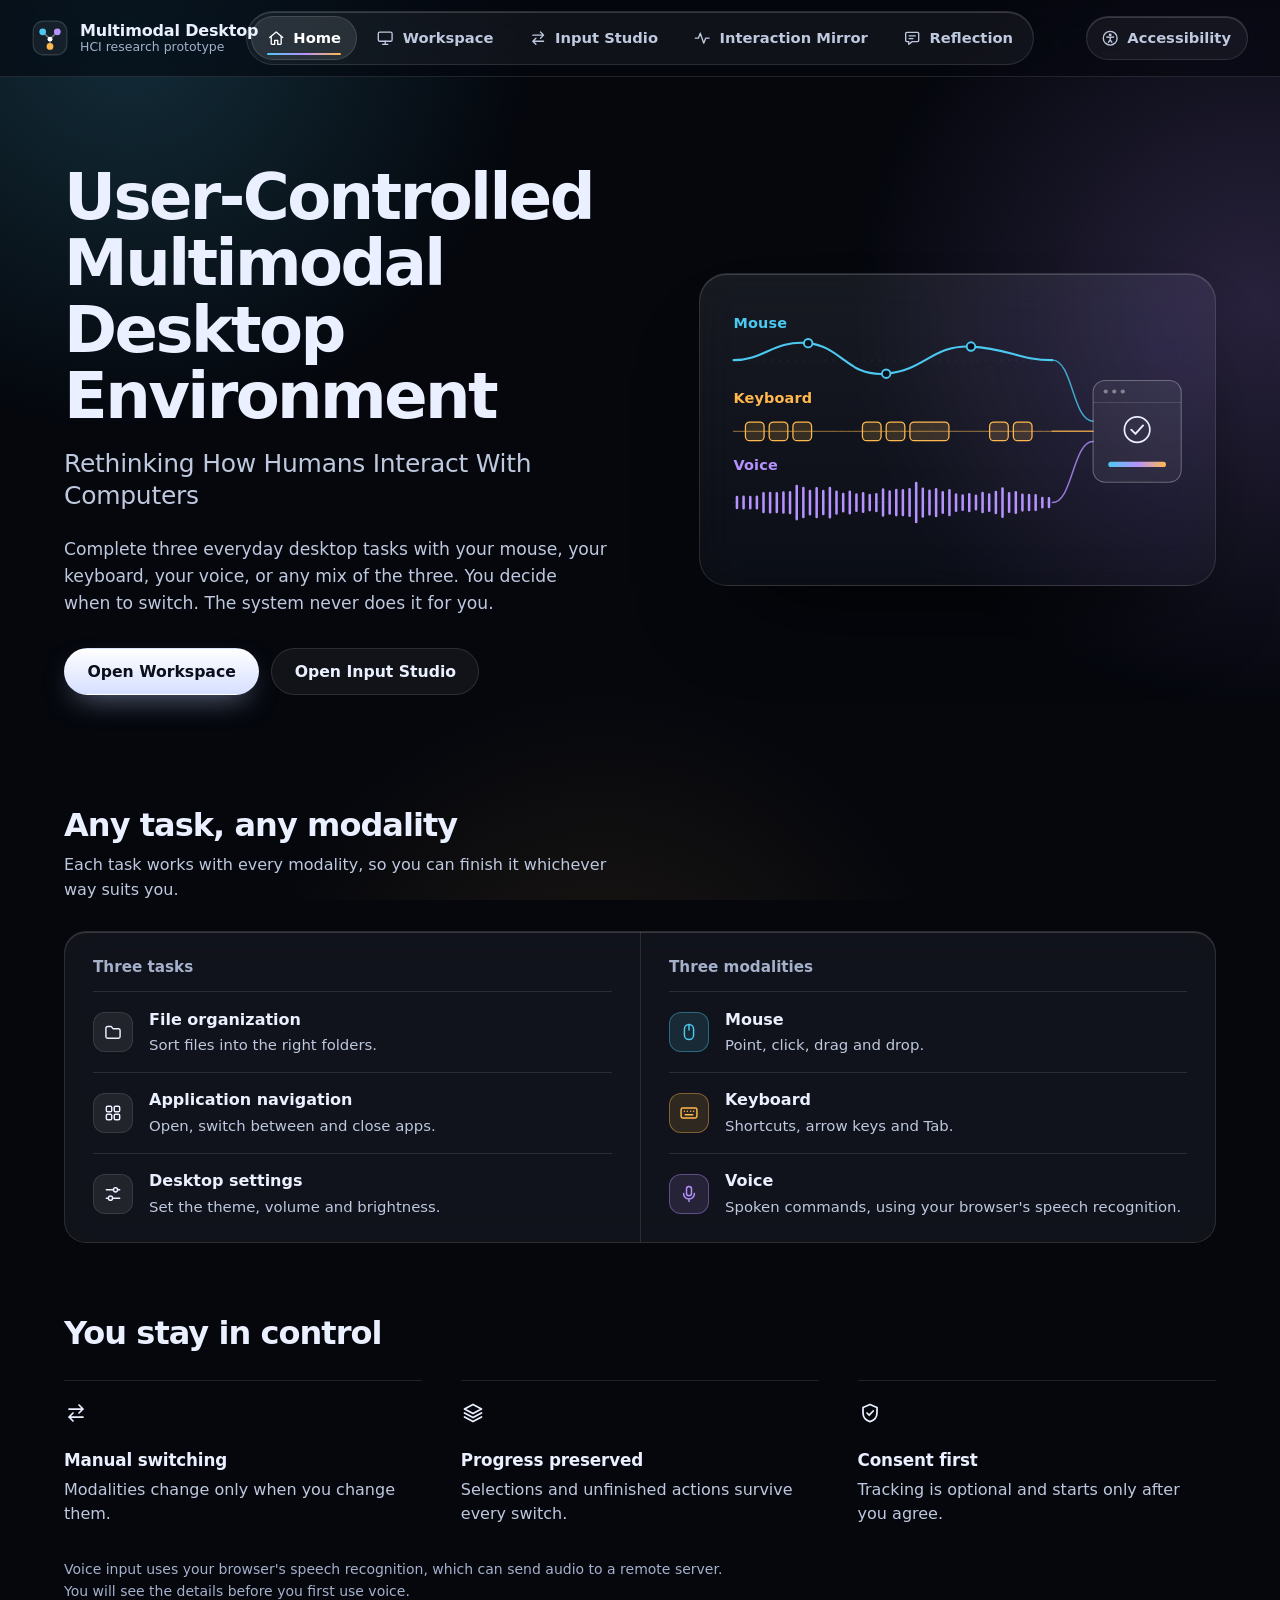
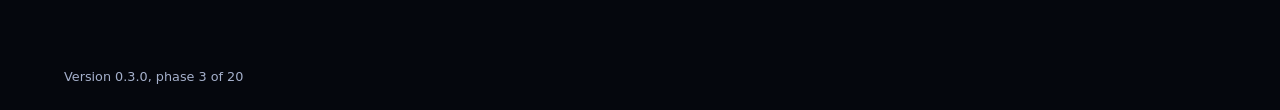
<file: p3/index.html>
<!DOCTYPE html>
<html lang="en">
<head>
  <meta charset="utf-8">
  <meta name="viewport" content="width=device-width, initial-scale=1">
  <meta name="color-scheme" content="dark">
  <meta name="theme-color" content="#05070d">
  <meta name="description" content="A user-controlled multimodal desktop environment: an HCI research prototype for studying mouse, keyboard and voice interaction.">
  <title>Multimodal Desktop | Rethinking How Humans Interact With Computers</title>
  <link rel="icon" href="data:image/svg+xml,%3Csvg xmlns='http://www.w3.org/2000/svg' viewBox='0 0 32 32'%3E%3Crect width='32' height='32' rx='9' fill='%230a0f1b'/%3E%3Cpath d='M9.5 10.5 16 17M22.5 10.5 16 17M16 17v6' fill='none' stroke='%23667085' stroke-width='1.5' stroke-linecap='round'/%3E%3Ccircle cx='9.5' cy='10.5' r='3' fill='%234cc9f0'/%3E%3Ccircle cx='22.5' cy='10.5' r='3' fill='%23b592ff'/%3E%3Ccircle cx='16' cy='23.5' r='3' fill='%23ffb84d'/%3E%3Ccircle cx='16' cy='17' r='2.2' fill='%23ffffff'/%3E%3C/svg%3E">
  <script>
    /* Applies saved display settings before the first paint, so the page does not
       flash at the default size or contrast. script.js checks the same lists again
       and owns the settings from then on. Keep the two in step.
       The read waits for the first animation frame, which still comes before the
       first paint. A read made while the page is still starting up sometimes got an
       empty answer when a file:// page was reloaded in Chrome, and a later read did not. */
    (function () {
      function apply() {
        try {
          var saved = JSON.parse(localStorage.getItem('multimodal-desktop:v1'));
          var prefs = saved && saved.prefs;
          if (!prefs) return;
          var root = document.documentElement;
          if ([115, 130, 150, 200].indexOf(prefs.textScale) > -1) root.style.setProperty('--text-scale', String(prefs.textScale / 100));
          if (prefs.contrast === 'high') root.setAttribute('data-contrast', 'high');
          if (prefs.motion === 'reduce') root.setAttribute('data-motion', 'reduce');
          if (prefs.transparency === 'reduce') root.setAttribute('data-transparency', 'reduce');
        } catch (error) { /* storage blocked or unreadable: the defaults apply */ }
      }
      if (window.requestAnimationFrame) window.requestAnimationFrame(apply);
      else apply();
    })();
  </script>
  <link rel="stylesheet" href="style.css">
  <script src="script.js" defer></script>
</head>
<body>
  <a class="skip-link" href="#main" data-skip>Skip to main content</a>

  <!-- Icon sprite: 24px grid, stroke icons styled by .icon in style.css -->
  <svg class="sprite" aria-hidden="true" focusable="false">
    <symbol id="i-home" viewBox="0 0 24 24"><path d="M3.5 11 12 3.8 20.5 11"/><path d="M5.5 9.8V19a1 1 0 0 0 1 1H10v-5.2h4V20h3.5a1 1 0 0 0 1-1V9.8"/></symbol>
    <symbol id="i-desktop" viewBox="0 0 24 24"><rect x="3" y="4" width="18" height="12" rx="2"/><path d="M8.5 20h7M12 16v4"/></symbol>
    <symbol id="i-swap" viewBox="0 0 24 24"><path d="M5 8h14M15 4l4 4-4 4M19 16H5M9 12l-4 4 4 4"/></symbol>
    <symbol id="i-pulse" viewBox="0 0 24 24"><path d="M3 12h4l2.5-6.5 4.5 13 2.5-6.5H21"/></symbol>
    <symbol id="i-reflect" viewBox="0 0 24 24"><path d="M5 4.5h14A1.5 1.5 0 0 1 20.5 6v9a1.5 1.5 0 0 1-1.5 1.5h-7L7.5 20v-3.5H5A1.5 1.5 0 0 1 3.5 15V6A1.5 1.5 0 0 1 5 4.5Z"/><path d="M8 9h8M8 12.5h5"/></symbol>
    <symbol id="i-folder" viewBox="0 0 24 24"><path d="M3.5 7.5a2 2 0 0 1 2-2H10l2 2.5h6.5a2 2 0 0 1 2 2v7.5a2 2 0 0 1-2 2h-13a2 2 0 0 1-2-2V7.5Z"/></symbol>
    <symbol id="i-apps" viewBox="0 0 24 24"><rect x="4" y="4" width="6.5" height="6.5" rx="1.5"/><rect x="13.5" y="4" width="6.5" height="6.5" rx="1.5"/><rect x="4" y="13.5" width="6.5" height="6.5" rx="1.5"/><rect x="13.5" y="13.5" width="6.5" height="6.5" rx="1.5"/></symbol>
    <symbol id="i-sliders" viewBox="0 0 24 24"><path d="M4 7h8.5M17.5 7H20M4 17h2.5M11.5 17H20"/><circle cx="15" cy="7" r="2.5"/><circle cx="9" cy="17" r="2.5"/></symbol>
    <symbol id="i-mouse" viewBox="0 0 24 24"><rect x="6.5" y="3" width="11" height="18" rx="5.5"/><path d="M12 3v6.5"/></symbol>
    <symbol id="i-keyboard" viewBox="0 0 24 24"><rect x="2.5" y="6" width="19" height="12" rx="2"/><path d="M6.5 10h.01M10 10h.01M14 10h.01M17.5 10h.01M7.5 14h9"/></symbol>
    <symbol id="i-mic" viewBox="0 0 24 24"><rect x="9" y="3" width="6" height="11" rx="3"/><path d="M5.5 11.5a6.5 6.5 0 0 0 13 0M12 18v3"/></symbol>
    <symbol id="i-layers" viewBox="0 0 24 24"><path d="m12 3.5 8.5 4.5-8.5 4.5L3.5 8 12 3.5Z"/><path d="m3.5 12 8.5 4.5 8.5-4.5M3.5 16l8.5 4.5 8.5-4.5"/></symbol>
    <symbol id="i-shield" viewBox="0 0 24 24"><path d="M12 3.5 19 6.5v5.2c0 4.3-2.9 7.6-7 9-4.1-1.4-7-4.7-7-9V6.5l7-3Z"/><path d="m9 12 2.2 2.2L15.2 10"/></symbol>
    <symbol id="i-window" viewBox="0 0 24 24"><rect x="3.5" y="5" width="17" height="14" rx="2.5"/><path d="M3.5 9.5h17"/></symbol>
    <symbol id="i-minimize" viewBox="0 0 24 24"><path d="M6 17h12"/></symbol>
    <symbol id="i-maximize" viewBox="0 0 24 24"><rect x="6" y="6" width="12" height="12" rx="2"/></symbol>
    <symbol id="i-restore" viewBox="0 0 24 24"><rect x="5.5" y="9.5" width="9" height="9" rx="1.8"/><path d="M9.5 9.5V7.3a1.8 1.8 0 0 1 1.8-1.8h5.4a1.8 1.8 0 0 1 1.8 1.8v5.4a1.8 1.8 0 0 1-1.8 1.8h-2.2"/></symbol>
    <symbol id="i-close" viewBox="0 0 24 24"><path d="m7 7 10 10M17 7 7 17"/></symbol>
    <symbol id="i-access" viewBox="0 0 24 24"><circle cx="12" cy="12" r="9"/><circle cx="12" cy="7.9" r="1"/><path d="M7.6 10.4 12 11l4.4-.6M12 11v3.3M9.8 17.3l2.2-3 2.2 3"/></symbol>
  </svg>

  <div class="backdrop" aria-hidden="true">
    <span class="orb orb--mouse"></span>
    <span class="orb orb--voice"></span>
    <span class="orb orb--keyboard"></span>
  </div>

  <div class="shell">
    <header class="topbar">
      <a class="brand" href="#home">
        <svg class="brand__mark" viewBox="0 0 32 32" aria-hidden="true" focusable="false">
          <rect class="brand__tile" x="1" y="1" width="30" height="30" rx="9"/>
          <path class="brand__links" d="M9.5 10.5 16 17M22.5 10.5 16 17M16 17v6"/>
          <circle class="mk-mouse" cx="9.5" cy="10.5" r="3"/>
          <circle class="mk-voice" cx="22.5" cy="10.5" r="3"/>
          <circle class="mk-keyboard" cx="16" cy="23.5" r="3"/>
          <circle class="mk-core" cx="16" cy="17" r="2.2"/>
        </svg>
        <span class="brand__text">
          <span class="brand__name">Multimodal Desktop</span>
          <span class="brand__tag">HCI research prototype</span>
        </span>
      </a>

      <nav class="nav" aria-label="Sections">
        <ul class="nav__list">
          <li><a class="nav__link" href="#home" data-section-link="home"><svg class="icon" aria-hidden="true" focusable="false"><use href="#i-home"/></svg><span>Home</span></a></li>
          <li><a class="nav__link" href="#workspace" data-section-link="workspace"><svg class="icon" aria-hidden="true" focusable="false"><use href="#i-desktop"/></svg><span>Workspace</span></a></li>
          <li><a class="nav__link" href="#input-studio" data-section-link="input-studio"><svg class="icon" aria-hidden="true" focusable="false"><use href="#i-swap"/></svg><span>Input Studio</span></a></li>
          <li><a class="nav__link" href="#interaction-mirror" data-section-link="interaction-mirror"><svg class="icon" aria-hidden="true" focusable="false"><use href="#i-pulse"/></svg><span>Interaction Mirror</span></a></li>
          <li><a class="nav__link" href="#reflection" data-section-link="reflection"><svg class="icon" aria-hidden="true" focusable="false"><use href="#i-reflect"/></svg><span>Reflection</span></a></li>
        </ul>
      </nav>

      <!-- The accessibility menu is added here by script.js (phase 3). Reserved: active-modality indicator (phase 10), consent status (phase 13) -->
      <div class="topbar__tools" id="topbar-tools"></div>
    </header>

    <main class="stage" id="main" tabindex="-1">

      <!-- 1. Home -->
      <section class="view" id="view-home" aria-labelledby="title-home">
        <div class="hero">
          <div class="hero__copy">
            <h1 class="hero__title" id="title-home" tabindex="-1">User-Controlled Multimodal Desktop Environment</h1>
            <p class="hero__sub">Rethinking How Humans Interact With Computers</p>
            <p class="hero__lede">Complete three everyday desktop tasks with your mouse, your keyboard, your voice, or any mix of the three. You decide when to switch. The system never does it for you.</p>
            <div class="hero__actions">
              <a class="btn btn--primary" href="#workspace">Open Workspace</a>
              <a class="btn btn--ghost" href="#input-studio">Open Input Studio</a>
            </div>
          </div>

          <div class="signal signal--intro" data-signal>
            <svg class="signal__svg" viewBox="0 0 560 320" role="img" aria-labelledby="signal-title">
              <title id="signal-title">Mouse, keyboard and voice input streams flowing into a single task</title>
              <defs>
                <linearGradient id="mix" x1="0" y1="0" x2="1" y2="0">
                  <stop offset="0" class="stop-mouse"/>
                  <stop offset="0.5" class="stop-voice"/>
                  <stop offset="1" class="stop-keyboard"/>
                </linearGradient>
              </defs>

              <path class="guides" d="M16 78H392M16 162H392M16 246H392"/>

              <g class="labels">
                <text class="t-mouse" x="16" y="40">Mouse</text>
                <text class="t-keyboard" x="16" y="128">Keyboard</text>
                <text class="t-voice" x="16" y="208">Voice</text>
              </g>

              <g class="lane lane--mouse">
                <path class="stream" pathLength="1" d="M16 78C52 78 64 54 104 58C144 62 150 98 196 94C242 90 250 60 296 62C340 64 352 78 392 78"/>
                <circle class="mark" style="--k:0" cx="104" cy="58" r="5"/>
                <circle class="mark" style="--k:1" cx="196" cy="94" r="5"/>
                <circle class="mark" style="--k:2" cx="296" cy="62" r="5"/>
                <path class="link" pathLength="1" d="M392 78C416 78 416 150 440 150"/>
              </g>

              <g class="lane lane--keyboard">
                <path class="stream" pathLength="1" d="M16 162H392"/>
                <rect class="key" style="--k:0" x="30" y="151" width="22" height="22" rx="5"/>
                <rect class="key" style="--k:1" x="58" y="151" width="22" height="22" rx="5"/>
                <rect class="key" style="--k:2" x="86" y="151" width="22" height="22" rx="5"/>
                <rect class="key" style="--k:3" x="168" y="151" width="22" height="22" rx="5"/>
                <rect class="key" style="--k:4" x="196" y="151" width="22" height="22" rx="5"/>
                <rect class="key" style="--k:5" x="224" y="151" width="46" height="22" rx="5"/>
                <rect class="key" style="--k:6" x="318" y="151" width="22" height="22" rx="5"/>
                <rect class="key" style="--k:7" x="346" y="151" width="22" height="22" rx="5"/>
                <path class="link" pathLength="1" d="M392 162H440"/>
              </g>

              <g class="lane lane--voice">
                <path class="bars" d="M20.0 239.6V252.4M27.8 239.3V252.7M35.7 239.4V252.6M43.5 239.2V252.8M51.3 235.0V257.0M59.1 234.7V257.3M67.0 234.9V257.1M74.8 234.2V257.8M82.6 233.8V258.2M90.5 226.5V265.5M98.3 228.9V263.1M106.1 232.3V259.7M114.0 229.0V263.0M121.8 232.5V259.5M129.6 228.8V263.2M137.4 233.2V258.8M145.3 235.9V256.1M153.1 233.3V258.7M160.9 236.5V255.5M168.8 235.1V256.9M176.6 237.1V254.9M184.4 236.1V255.9M192.3 230.7V261.3M200.1 233.1V258.9M207.9 231.2V260.8M215.7 231.4V260.6M223.6 230.4V261.6M231.4 223.0V269.0M239.2 229.7V262.3M247.1 232.1V259.9M254.9 230.3V261.7M262.7 233.9V258.1M270.6 231.4V260.6M278.4 236.5V255.5M286.2 237.6V254.4M294.0 236.1V255.9M301.9 238.1V253.9M309.7 234.8V257.2M317.5 236.5V255.5M325.4 233.6V258.4M333.2 229.4V262.6M341.0 235.1V256.9M348.9 233.9V258.1M356.7 236.8V255.2M364.5 237.2V254.8M372.3 237.4V254.6M380.2 240.5V251.5M388.0 240.8V251.2"/>
                <path class="link" pathLength="1" d="M392 246C416 246 416 174 440 174"/>
              </g>

              <g class="task">
                <rect class="task__body" x="440" y="102" width="104" height="120" rx="14"/>
                <path class="task__bar" d="M440 128H544"/>
                <circle class="task__dot" cx="455" cy="115" r="2.5"/>
                <circle class="task__dot" cx="465" cy="115" r="2.5"/>
                <circle class="task__dot" cx="475" cy="115" r="2.5"/>
                <path class="task__ring" pathLength="1" d="M507 160a15 15 0 1 1-30 0a15 15 0 1 1 30 0Z"/>
                <path class="task__check" pathLength="1" d="M485 160l5 5 9-10"/>
                <rect class="task__track" x="458" y="198" width="68" height="6" rx="3"/>
                <rect class="task__fill" x="458" y="198" width="68" height="6" rx="3"/>
              </g>
            </svg>
          </div>
        </div>

        <section class="section" aria-labelledby="overview-title">
          <h2 class="section__title" id="overview-title">Any task, any modality</h2>
          <p class="section__lede">Each task works with every modality, so you can finish it whichever way suits you.</p>

          <div class="panel duo">
            <div class="duo__col">
              <h3 class="duo__title">Three tasks</h3>
              <ul class="rows">
                <li class="row">
                  <span class="tile"><svg class="icon" aria-hidden="true" focusable="false"><use href="#i-folder"/></svg></span>
                  <span class="row__text"><strong>File organization</strong><span>Sort files into the right folders.</span></span>
                </li>
                <li class="row">
                  <span class="tile"><svg class="icon" aria-hidden="true" focusable="false"><use href="#i-apps"/></svg></span>
                  <span class="row__text"><strong>Application navigation</strong><span>Open, switch between and close apps.</span></span>
                </li>
                <li class="row">
                  <span class="tile"><svg class="icon" aria-hidden="true" focusable="false"><use href="#i-sliders"/></svg></span>
                  <span class="row__text"><strong>Desktop settings</strong><span>Set the theme, volume and brightness.</span></span>
                </li>
              </ul>
            </div>
            <div class="duo__col">
              <h3 class="duo__title">Three modalities</h3>
              <ul class="rows">
                <li class="row row--mouse">
                  <span class="tile"><svg class="icon" aria-hidden="true" focusable="false"><use href="#i-mouse"/></svg></span>
                  <span class="row__text"><strong>Mouse</strong><span>Point, click, drag and drop.</span></span>
                </li>
                <li class="row row--keyboard">
                  <span class="tile"><svg class="icon" aria-hidden="true" focusable="false"><use href="#i-keyboard"/></svg></span>
                  <span class="row__text"><strong>Keyboard</strong><span>Shortcuts, arrow keys and Tab.</span></span>
                </li>
                <li class="row row--voice">
                  <span class="tile"><svg class="icon" aria-hidden="true" focusable="false"><use href="#i-mic"/></svg></span>
                  <span class="row__text"><strong>Voice</strong><span>Spoken commands, using your browser's speech recognition.</span></span>
                </li>
              </ul>
            </div>
          </div>
        </section>

        <section class="section" aria-labelledby="control-title">
          <h2 class="section__title" id="control-title">You stay in control</h2>
          <ul class="principles">
            <li>
              <svg class="icon icon--lg" aria-hidden="true" focusable="false"><use href="#i-swap"/></svg>
              <h3>Manual switching</h3>
              <p>Modalities change only when you change them.</p>
            </li>
            <li>
              <svg class="icon icon--lg" aria-hidden="true" focusable="false"><use href="#i-layers"/></svg>
              <h3>Progress preserved</h3>
              <p>Selections and unfinished actions survive every switch.</p>
            </li>
            <li>
              <svg class="icon icon--lg" aria-hidden="true" focusable="false"><use href="#i-shield"/></svg>
              <h3>Consent first</h3>
              <p>Tracking is optional and starts only after you agree.</p>
            </li>
          </ul>
          <p class="fineprint">Voice input uses your browser's speech recognition, which can send audio to a remote server. You will see the details before you first use voice.</p>
        </section>
      </section>

      <!-- 2. Workspace -->
      <section class="view" id="view-workspace" aria-labelledby="title-workspace" hidden>
        <header class="view-head view-head--compact">
          <h1 id="title-workspace" tabindex="-1">Workspace</h1>
          <p>Your simulated desktop. Complete the three tasks here with whichever modality you choose.</p>
        </header>
        <div class="desktop" id="desktop">
          <div class="desktop__empty" id="desktop-empty">
            <span class="tile tile--lg"><svg class="icon icon--lg" aria-hidden="true" focusable="false"><use href="#i-desktop"/></svg></span>
            <h2>No windows open</h2>
            <p>Open a sample window to try moving, resizing, minimizing and closing. The three tasks arrive in later phases.</p>
            <button class="btn btn--primary" type="button" data-open-sample>Open a sample window</button>
          </div>
          <div class="desktop__windows" id="windows"></div>
          <div class="dock" id="dock" role="group" aria-label="Open windows" hidden>
            <ul class="dock__list" id="dock-list"></ul>
          </div>
        </div>
      </section>

      <!-- 3. Input Studio -->
      <section class="view" id="view-input-studio" aria-labelledby="title-input-studio" hidden>
        <header class="view-head">
          <h1 id="title-input-studio" tabindex="-1">Input Studio</h1>
          <p>Choose a modality and practice it before or during a task. You always make the switch yourself.</p>
        </header>
        <div class="panel stub">
          <h2 class="stub__title">Coming to this section</h2>
          <ul class="stub__list">
            <li>A manual switcher for mouse, keyboard and voice</li>
            <li>A keyboard shortcut reference with a practice area</li>
            <li>A voice command list with a live transcript</li>
          </ul>
          <p class="when">Planned for phases 10 to 12</p>
        </div>
      </section>

      <!-- 4. Interaction Mirror -->
      <section class="view" id="view-interaction-mirror" aria-labelledby="title-interaction-mirror" hidden>
        <header class="view-head">
          <h1 id="title-interaction-mirror" tabindex="-1">Interaction Mirror</h1>
          <p>A record of what you actually did. Nothing is inferred or guessed.</p>
        </header>
        <div class="panel stub">
          <h2 class="stub__title">Coming to this section</h2>
          <ul class="stub__list">
            <li>A chronological timeline of recorded actions</li>
            <li>Modality usage and transition counts</li>
            <li>Task times, errors and repeated actions</li>
            <li>A neutral comparison of condition A and condition B</li>
          </ul>
          <p class="when">Planned for phases 14 to 17</p>
        </div>
      </section>

      <!-- 5. Reflection -->
      <section class="view" id="view-reflection" aria-labelledby="title-reflection" hidden>
        <header class="view-head">
          <h1 id="title-reflection" tabindex="-1">Reflection</h1>
          <p>Tell us how it felt, in your own words and on simple rating scales.</p>
        </header>
        <div class="panel stub">
          <h2 class="stub__title">Coming to this section</h2>
          <ul class="stub__list">
            <li>Ratings for perceived control, ease of switching, comfort and workload</li>
            <li>Open questions about your experience</li>
            <li>Responses saved only in this browser</li>
          </ul>
          <p class="when">Planned for phase 18</p>
        </div>
      </section>

    </main>

    <footer class="colophon">
      <p data-version>Version 0.3.0, phase 3 of 20</p>
    </footer>
  </div>

  <noscript><p class="noscript">This prototype needs JavaScript. Turn it on in your browser settings and reload the page.</p></noscript>
</body>
</html>
</file>
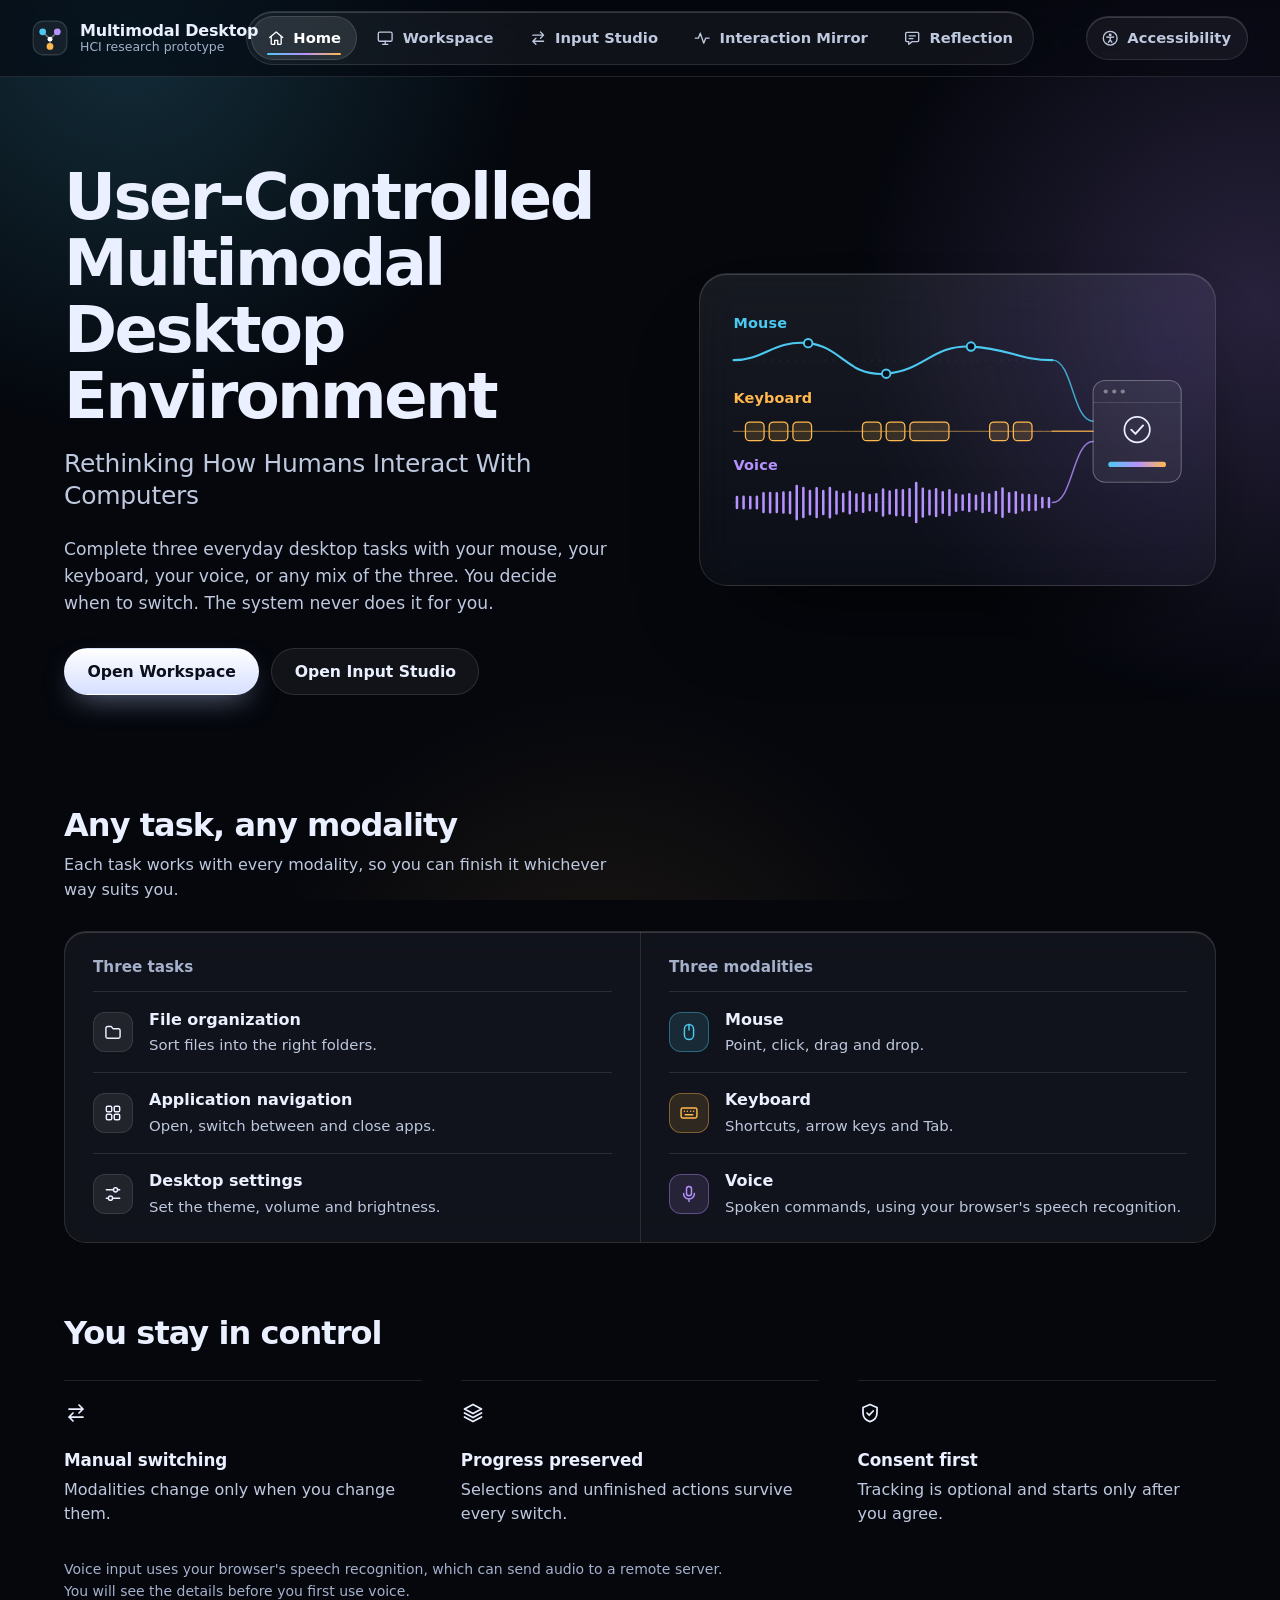
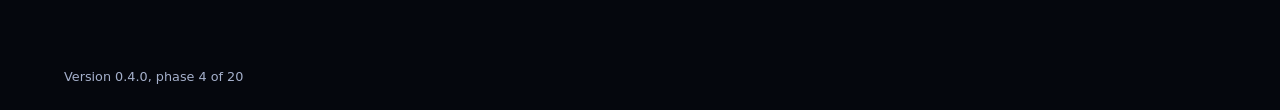
<file: p4/index.html>
<!DOCTYPE html>
<html lang="en">
<head>
  <meta charset="utf-8">
  <meta name="viewport" content="width=device-width, initial-scale=1">
  <meta name="color-scheme" content="dark">
  <meta name="theme-color" content="#05070d">
  <meta name="description" content="A user-controlled multimodal desktop environment: an HCI research prototype for studying mouse, keyboard and voice interaction.">
  <title>Multimodal Desktop | Rethinking How Humans Interact With Computers</title>
  <link rel="icon" href="data:image/svg+xml,%3Csvg xmlns='http://www.w3.org/2000/svg' viewBox='0 0 32 32'%3E%3Crect width='32' height='32' rx='9' fill='%230a0f1b'/%3E%3Cpath d='M9.5 10.5 16 17M22.5 10.5 16 17M16 17v6' fill='none' stroke='%23667085' stroke-width='1.5' stroke-linecap='round'/%3E%3Ccircle cx='9.5' cy='10.5' r='3' fill='%234cc9f0'/%3E%3Ccircle cx='22.5' cy='10.5' r='3' fill='%23b592ff'/%3E%3Ccircle cx='16' cy='23.5' r='3' fill='%23ffb84d'/%3E%3Ccircle cx='16' cy='17' r='2.2' fill='%23ffffff'/%3E%3C/svg%3E">
  <script>
    /* Applies saved display settings before the first paint, so the page does not
       flash at the default size or contrast. script.js checks the same lists again
       and owns the settings from then on. Keep the two in step.
       The read waits for the first animation frame, which still comes before the
       first paint. A read made while the page is still starting up sometimes got an
       empty answer when a file:// page was reloaded in Chrome, and a later read did not. */
    (function () {
      function apply() {
        try {
          var saved = JSON.parse(localStorage.getItem('multimodal-desktop:v1'));
          var prefs = saved && saved.prefs;
          if (!prefs) return;
          var root = document.documentElement;
          if ([115, 130, 150, 200].indexOf(prefs.textScale) > -1) root.style.setProperty('--text-scale', String(prefs.textScale / 100));
          if (prefs.contrast === 'high') root.setAttribute('data-contrast', 'high');
          if (prefs.motion === 'reduce') root.setAttribute('data-motion', 'reduce');
          if (prefs.transparency === 'reduce') root.setAttribute('data-transparency', 'reduce');
        } catch (error) { /* storage blocked or unreadable: the defaults apply */ }
      }
      if (window.requestAnimationFrame) window.requestAnimationFrame(apply);
      else apply();
    })();
  </script>
  <link rel="stylesheet" href="style.css">
  <script src="script.js" defer></script>
</head>
<body>
  <a class="skip-link" href="#main" data-skip>Skip to main content</a>

  <!-- Icon sprite: 24px grid, stroke icons styled by .icon in style.css -->
  <svg class="sprite" aria-hidden="true" focusable="false">
    <symbol id="i-home" viewBox="0 0 24 24"><path d="M3.5 11 12 3.8 20.5 11"/><path d="M5.5 9.8V19a1 1 0 0 0 1 1H10v-5.2h4V20h3.5a1 1 0 0 0 1-1V9.8"/></symbol>
    <symbol id="i-desktop" viewBox="0 0 24 24"><rect x="3" y="4" width="18" height="12" rx="2"/><path d="M8.5 20h7M12 16v4"/></symbol>
    <symbol id="i-swap" viewBox="0 0 24 24"><path d="M5 8h14M15 4l4 4-4 4M19 16H5M9 12l-4 4 4 4"/></symbol>
    <symbol id="i-pulse" viewBox="0 0 24 24"><path d="M3 12h4l2.5-6.5 4.5 13 2.5-6.5H21"/></symbol>
    <symbol id="i-reflect" viewBox="0 0 24 24"><path d="M5 4.5h14A1.5 1.5 0 0 1 20.5 6v9a1.5 1.5 0 0 1-1.5 1.5h-7L7.5 20v-3.5H5A1.5 1.5 0 0 1 3.5 15V6A1.5 1.5 0 0 1 5 4.5Z"/><path d="M8 9h8M8 12.5h5"/></symbol>
    <symbol id="i-folder" viewBox="0 0 24 24"><path d="M3.5 7.5a2 2 0 0 1 2-2H10l2 2.5h6.5a2 2 0 0 1 2 2v7.5a2 2 0 0 1-2 2h-13a2 2 0 0 1-2-2V7.5Z"/></symbol>
    <symbol id="i-apps" viewBox="0 0 24 24"><rect x="4" y="4" width="6.5" height="6.5" rx="1.5"/><rect x="13.5" y="4" width="6.5" height="6.5" rx="1.5"/><rect x="4" y="13.5" width="6.5" height="6.5" rx="1.5"/><rect x="13.5" y="13.5" width="6.5" height="6.5" rx="1.5"/></symbol>
    <symbol id="i-sliders" viewBox="0 0 24 24"><path d="M4 7h8.5M17.5 7H20M4 17h2.5M11.5 17H20"/><circle cx="15" cy="7" r="2.5"/><circle cx="9" cy="17" r="2.5"/></symbol>
    <symbol id="i-mouse" viewBox="0 0 24 24"><rect x="6.5" y="3" width="11" height="18" rx="5.5"/><path d="M12 3v6.5"/></symbol>
    <symbol id="i-keyboard" viewBox="0 0 24 24"><rect x="2.5" y="6" width="19" height="12" rx="2"/><path d="M6.5 10h.01M10 10h.01M14 10h.01M17.5 10h.01M7.5 14h9"/></symbol>
    <symbol id="i-mic" viewBox="0 0 24 24"><rect x="9" y="3" width="6" height="11" rx="3"/><path d="M5.5 11.5a6.5 6.5 0 0 0 13 0M12 18v3"/></symbol>
    <symbol id="i-layers" viewBox="0 0 24 24"><path d="m12 3.5 8.5 4.5-8.5 4.5L3.5 8 12 3.5Z"/><path d="m3.5 12 8.5 4.5 8.5-4.5M3.5 16l8.5 4.5 8.5-4.5"/></symbol>
    <symbol id="i-shield" viewBox="0 0 24 24"><path d="M12 3.5 19 6.5v5.2c0 4.3-2.9 7.6-7 9-4.1-1.4-7-4.7-7-9V6.5l7-3Z"/><path d="m9 12 2.2 2.2L15.2 10"/></symbol>
    <symbol id="i-window" viewBox="0 0 24 24"><rect x="3.5" y="5" width="17" height="14" rx="2.5"/><path d="M3.5 9.5h17"/></symbol>
    <symbol id="i-minimize" viewBox="0 0 24 24"><path d="M6 17h12"/></symbol>
    <symbol id="i-maximize" viewBox="0 0 24 24"><rect x="6" y="6" width="12" height="12" rx="2"/></symbol>
    <symbol id="i-restore" viewBox="0 0 24 24"><rect x="5.5" y="9.5" width="9" height="9" rx="1.8"/><path d="M9.5 9.5V7.3a1.8 1.8 0 0 1 1.8-1.8h5.4a1.8 1.8 0 0 1 1.8 1.8v5.4a1.8 1.8 0 0 1-1.8 1.8h-2.2"/></symbol>
    <symbol id="i-close" viewBox="0 0 24 24"><path d="m7 7 10 10M17 7 7 17"/></symbol>
    <symbol id="i-access" viewBox="0 0 24 24"><circle cx="12" cy="12" r="9"/><circle cx="12" cy="7.9" r="1"/><path d="M7.6 10.4 12 11l4.4-.6M12 11v3.3M9.8 17.3l2.2-3 2.2 3"/></symbol>
    <symbol id="i-task" viewBox="0 0 24 24"><rect x="4" y="4" width="16" height="16" rx="3.5"/><path d="m8.4 12.3 2.5 2.5 4.7-5"/></symbol>
    <symbol id="i-check" viewBox="0 0 24 24"><path d="m5.5 12.5 4.2 4.2 8.8-9.2"/></symbol>
    <symbol id="i-play" viewBox="0 0 24 24"><path d="M8 5.8v12.4a.8.8 0 0 0 1.2.7l10-6.2a.8.8 0 0 0 0-1.4l-10-6.2A.8.8 0 0 0 8 5.8Z"/></symbol>
    <symbol id="i-pause" viewBox="0 0 24 24"><path d="M9 6.5v11M15 6.5v11"/></symbol>
    <symbol id="i-restart" viewBox="0 0 24 24"><path d="M4.5 12a7.5 7.5 0 1 0 2.3-5.4"/><path d="M4.5 4.8v4.4h4.4"/></symbol>
    <symbol id="i-chevron" viewBox="0 0 24 24"><path d="m7 9.5 5 5 5-5"/></symbol>
  </svg>

  <div class="backdrop" aria-hidden="true">
    <span class="orb orb--mouse"></span>
    <span class="orb orb--voice"></span>
    <span class="orb orb--keyboard"></span>
  </div>

  <div class="shell">
    <header class="topbar">
      <a class="brand" href="#home">
        <svg class="brand__mark" viewBox="0 0 32 32" aria-hidden="true" focusable="false">
          <rect class="brand__tile" x="1" y="1" width="30" height="30" rx="9"/>
          <path class="brand__links" d="M9.5 10.5 16 17M22.5 10.5 16 17M16 17v6"/>
          <circle class="mk-mouse" cx="9.5" cy="10.5" r="3"/>
          <circle class="mk-voice" cx="22.5" cy="10.5" r="3"/>
          <circle class="mk-keyboard" cx="16" cy="23.5" r="3"/>
          <circle class="mk-core" cx="16" cy="17" r="2.2"/>
        </svg>
        <span class="brand__text">
          <span class="brand__name">Multimodal Desktop</span>
          <span class="brand__tag">HCI research prototype</span>
        </span>
      </a>

      <nav class="nav" aria-label="Sections">
        <ul class="nav__list">
          <li><a class="nav__link" href="#home" data-section-link="home"><svg class="icon" aria-hidden="true" focusable="false"><use href="#i-home"/></svg><span>Home</span></a></li>
          <li><a class="nav__link" href="#workspace" data-section-link="workspace"><svg class="icon" aria-hidden="true" focusable="false"><use href="#i-desktop"/></svg><span>Workspace</span></a></li>
          <li><a class="nav__link" href="#input-studio" data-section-link="input-studio"><svg class="icon" aria-hidden="true" focusable="false"><use href="#i-swap"/></svg><span>Input Studio</span></a></li>
          <li><a class="nav__link" href="#interaction-mirror" data-section-link="interaction-mirror"><svg class="icon" aria-hidden="true" focusable="false"><use href="#i-pulse"/></svg><span>Interaction Mirror</span></a></li>
          <li><a class="nav__link" href="#reflection" data-section-link="reflection"><svg class="icon" aria-hidden="true" focusable="false"><use href="#i-reflect"/></svg><span>Reflection</span></a></li>
        </ul>
      </nav>

      <!-- The accessibility menu is added here by script.js (phase 3). Reserved: active-modality indicator (phase 10), consent status (phase 13) -->
      <div class="topbar__tools" id="topbar-tools"></div>
    </header>

    <main class="stage" id="main" tabindex="-1">

      <!-- 1. Home -->
      <section class="view" id="view-home" aria-labelledby="title-home">
        <div class="hero">
          <div class="hero__copy">
            <h1 class="hero__title" id="title-home" tabindex="-1">User-Controlled Multimodal Desktop Environment</h1>
            <p class="hero__sub">Rethinking How Humans Interact With Computers</p>
            <p class="hero__lede">Complete three everyday desktop tasks with your mouse, your keyboard, your voice, or any mix of the three. You decide when to switch. The system never does it for you.</p>
            <div class="hero__actions">
              <a class="btn btn--primary" href="#workspace">Open Workspace</a>
              <a class="btn btn--ghost" href="#input-studio">Open Input Studio</a>
            </div>
          </div>

          <div class="signal signal--intro" data-signal>
            <svg class="signal__svg" viewBox="0 0 560 320" role="img" aria-labelledby="signal-title">
              <title id="signal-title">Mouse, keyboard and voice input streams flowing into a single task</title>
              <defs>
                <linearGradient id="mix" x1="0" y1="0" x2="1" y2="0">
                  <stop offset="0" class="stop-mouse"/>
                  <stop offset="0.5" class="stop-voice"/>
                  <stop offset="1" class="stop-keyboard"/>
                </linearGradient>
              </defs>

              <path class="guides" d="M16 78H392M16 162H392M16 246H392"/>

              <g class="labels">
                <text class="t-mouse" x="16" y="40">Mouse</text>
                <text class="t-keyboard" x="16" y="128">Keyboard</text>
                <text class="t-voice" x="16" y="208">Voice</text>
              </g>

              <g class="lane lane--mouse">
                <path class="stream" pathLength="1" d="M16 78C52 78 64 54 104 58C144 62 150 98 196 94C242 90 250 60 296 62C340 64 352 78 392 78"/>
                <circle class="mark" style="--k:0" cx="104" cy="58" r="5"/>
                <circle class="mark" style="--k:1" cx="196" cy="94" r="5"/>
                <circle class="mark" style="--k:2" cx="296" cy="62" r="5"/>
                <path class="link" pathLength="1" d="M392 78C416 78 416 150 440 150"/>
              </g>

              <g class="lane lane--keyboard">
                <path class="stream" pathLength="1" d="M16 162H392"/>
                <rect class="key" style="--k:0" x="30" y="151" width="22" height="22" rx="5"/>
                <rect class="key" style="--k:1" x="58" y="151" width="22" height="22" rx="5"/>
                <rect class="key" style="--k:2" x="86" y="151" width="22" height="22" rx="5"/>
                <rect class="key" style="--k:3" x="168" y="151" width="22" height="22" rx="5"/>
                <rect class="key" style="--k:4" x="196" y="151" width="22" height="22" rx="5"/>
                <rect class="key" style="--k:5" x="224" y="151" width="46" height="22" rx="5"/>
                <rect class="key" style="--k:6" x="318" y="151" width="22" height="22" rx="5"/>
                <rect class="key" style="--k:7" x="346" y="151" width="22" height="22" rx="5"/>
                <path class="link" pathLength="1" d="M392 162H440"/>
              </g>

              <g class="lane lane--voice">
                <path class="bars" d="M20.0 239.6V252.4M27.8 239.3V252.7M35.7 239.4V252.6M43.5 239.2V252.8M51.3 235.0V257.0M59.1 234.7V257.3M67.0 234.9V257.1M74.8 234.2V257.8M82.6 233.8V258.2M90.5 226.5V265.5M98.3 228.9V263.1M106.1 232.3V259.7M114.0 229.0V263.0M121.8 232.5V259.5M129.6 228.8V263.2M137.4 233.2V258.8M145.3 235.9V256.1M153.1 233.3V258.7M160.9 236.5V255.5M168.8 235.1V256.9M176.6 237.1V254.9M184.4 236.1V255.9M192.3 230.7V261.3M200.1 233.1V258.9M207.9 231.2V260.8M215.7 231.4V260.6M223.6 230.4V261.6M231.4 223.0V269.0M239.2 229.7V262.3M247.1 232.1V259.9M254.9 230.3V261.7M262.7 233.9V258.1M270.6 231.4V260.6M278.4 236.5V255.5M286.2 237.6V254.4M294.0 236.1V255.9M301.9 238.1V253.9M309.7 234.8V257.2M317.5 236.5V255.5M325.4 233.6V258.4M333.2 229.4V262.6M341.0 235.1V256.9M348.9 233.9V258.1M356.7 236.8V255.2M364.5 237.2V254.8M372.3 237.4V254.6M380.2 240.5V251.5M388.0 240.8V251.2"/>
                <path class="link" pathLength="1" d="M392 246C416 246 416 174 440 174"/>
              </g>

              <g class="task">
                <rect class="task__body" x="440" y="102" width="104" height="120" rx="14"/>
                <path class="task__bar" d="M440 128H544"/>
                <circle class="task__dot" cx="455" cy="115" r="2.5"/>
                <circle class="task__dot" cx="465" cy="115" r="2.5"/>
                <circle class="task__dot" cx="475" cy="115" r="2.5"/>
                <path class="task__ring" pathLength="1" d="M507 160a15 15 0 1 1-30 0a15 15 0 1 1 30 0Z"/>
                <path class="task__check" pathLength="1" d="M485 160l5 5 9-10"/>
                <rect class="task__track" x="458" y="198" width="68" height="6" rx="3"/>
                <rect class="task__fill" x="458" y="198" width="68" height="6" rx="3"/>
              </g>
            </svg>
          </div>
        </div>

        <section class="section" aria-labelledby="overview-title">
          <h2 class="section__title" id="overview-title">Any task, any modality</h2>
          <p class="section__lede">Each task works with every modality, so you can finish it whichever way suits you.</p>

          <div class="panel duo">
            <div class="duo__col">
              <h3 class="duo__title">Three tasks</h3>
              <ul class="rows">
                <li class="row">
                  <span class="tile"><svg class="icon" aria-hidden="true" focusable="false"><use href="#i-folder"/></svg></span>
                  <span class="row__text"><strong>File organization</strong><span>Sort files into the right folders.</span></span>
                </li>
                <li class="row">
                  <span class="tile"><svg class="icon" aria-hidden="true" focusable="false"><use href="#i-apps"/></svg></span>
                  <span class="row__text"><strong>Application navigation</strong><span>Open, switch between and close apps.</span></span>
                </li>
                <li class="row">
                  <span class="tile"><svg class="icon" aria-hidden="true" focusable="false"><use href="#i-sliders"/></svg></span>
                  <span class="row__text"><strong>Desktop settings</strong><span>Set the theme, volume and brightness.</span></span>
                </li>
              </ul>
            </div>
            <div class="duo__col">
              <h3 class="duo__title">Three modalities</h3>
              <ul class="rows">
                <li class="row row--mouse">
                  <span class="tile"><svg class="icon" aria-hidden="true" focusable="false"><use href="#i-mouse"/></svg></span>
                  <span class="row__text"><strong>Mouse</strong><span>Point, click, drag and drop.</span></span>
                </li>
                <li class="row row--keyboard">
                  <span class="tile"><svg class="icon" aria-hidden="true" focusable="false"><use href="#i-keyboard"/></svg></span>
                  <span class="row__text"><strong>Keyboard</strong><span>Shortcuts, arrow keys and Tab.</span></span>
                </li>
                <li class="row row--voice">
                  <span class="tile"><svg class="icon" aria-hidden="true" focusable="false"><use href="#i-mic"/></svg></span>
                  <span class="row__text"><strong>Voice</strong><span>Spoken commands, using your browser's speech recognition.</span></span>
                </li>
              </ul>
            </div>
          </div>
        </section>

        <section class="section" aria-labelledby="control-title">
          <h2 class="section__title" id="control-title">You stay in control</h2>
          <ul class="principles">
            <li>
              <svg class="icon icon--lg" aria-hidden="true" focusable="false"><use href="#i-swap"/></svg>
              <h3>Manual switching</h3>
              <p>Modalities change only when you change them.</p>
            </li>
            <li>
              <svg class="icon icon--lg" aria-hidden="true" focusable="false"><use href="#i-layers"/></svg>
              <h3>Progress preserved</h3>
              <p>Selections and unfinished actions survive every switch.</p>
            </li>
            <li>
              <svg class="icon icon--lg" aria-hidden="true" focusable="false"><use href="#i-shield"/></svg>
              <h3>Consent first</h3>
              <p>Tracking is optional and starts only after you agree.</p>
            </li>
          </ul>
          <p class="fineprint">Voice input uses your browser's speech recognition, which can send audio to a remote server. You will see the details before you first use voice.</p>
        </section>
      </section>

      <!-- 2. Workspace -->
      <section class="view" id="view-workspace" aria-labelledby="title-workspace" hidden>
        <header class="view-head view-head--compact">
          <h1 id="title-workspace" tabindex="-1">Workspace</h1>
          <p>Your simulated desktop. Complete the three tasks here with whichever modality you choose.</p>
        </header>
        <div class="desktop" id="desktop">
          <div class="desktop__empty" id="desktop-empty">
            <span class="tile tile--lg"><svg class="icon icon--lg" aria-hidden="true" focusable="false"><use href="#i-desktop"/></svg></span>
            <h2>No windows open</h2>
            <p>Open a sample window to try moving, resizing, minimizing and closing, or start the practice task above. The three tasks arrive in later phases.</p>
            <button class="btn btn--primary" type="button" data-open-sample>Open a sample window</button>
          </div>
          <div class="desktop__windows" id="windows"></div>
          <div class="dock" id="dock" role="group" aria-label="Open windows" hidden>
            <ul class="dock__list" id="dock-list"></ul>
          </div>
        </div>
      </section>

      <!-- 3. Input Studio -->
      <section class="view" id="view-input-studio" aria-labelledby="title-input-studio" hidden>
        <header class="view-head">
          <h1 id="title-input-studio" tabindex="-1">Input Studio</h1>
          <p>Choose a modality and practice it before or during a task. You always make the switch yourself.</p>
        </header>
        <div class="panel stub">
          <h2 class="stub__title">Coming to this section</h2>
          <ul class="stub__list">
            <li>A manual switcher for mouse, keyboard and voice</li>
            <li>A keyboard shortcut reference with a practice area</li>
            <li>A voice command list with a live transcript</li>
          </ul>
          <p class="when">Planned for phases 10 to 12</p>
        </div>
      </section>

      <!-- 4. Interaction Mirror -->
      <section class="view" id="view-interaction-mirror" aria-labelledby="title-interaction-mirror" hidden>
        <header class="view-head">
          <h1 id="title-interaction-mirror" tabindex="-1">Interaction Mirror</h1>
          <p>A record of what you actually did. Nothing is inferred or guessed.</p>
        </header>
        <div class="panel stub">
          <h2 class="stub__title">Coming to this section</h2>
          <ul class="stub__list">
            <li>A chronological timeline of recorded actions</li>
            <li>Modality usage and transition counts</li>
            <li>Task times, errors and repeated actions</li>
            <li>A neutral comparison of condition A and condition B</li>
          </ul>
          <p class="when">Planned for phases 14 to 17</p>
        </div>
      </section>

      <!-- 5. Reflection -->
      <section class="view" id="view-reflection" aria-labelledby="title-reflection" hidden>
        <header class="view-head">
          <h1 id="title-reflection" tabindex="-1">Reflection</h1>
          <p>Tell us how it felt, in your own words and on simple rating scales.</p>
        </header>
        <div class="panel stub">
          <h2 class="stub__title">Coming to this section</h2>
          <ul class="stub__list">
            <li>Ratings for perceived control, ease of switching, comfort and workload</li>
            <li>Open questions about your experience</li>
            <li>Responses saved only in this browser</li>
          </ul>
          <p class="when">Planned for phase 18</p>
        </div>
      </section>

    </main>

    <footer class="colophon">
      <p data-version>Version 0.4.0, phase 4 of 20</p>
    </footer>
  </div>

  <noscript><p class="noscript">This prototype needs JavaScript. Turn it on in your browser settings and reload the page.</p></noscript>
</body>
</html>
</file>
<file: p1/style.css>
/* ==========================================================================
   Multimodal Desktop: style.css
   Phase 1 (skeleton): tokens, glass surfaces, shell, navigation, home view
   ========================================================================== */

/* 1. Tokens ---------------------------------------------------------------- */
:root {
  color-scheme: dark;

  /* Surfaces */
  --bg-0: #05070d;
  --bg-1: #0a0f1b;
  --glass: rgba(255, 255, 255, 0.05);
  --glass-hi: rgba(255, 255, 255, 0.085);
  --edge: rgba(255, 255, 255, 0.11);
  --shine: rgba(255, 255, 255, 0.16);

  /* Text */
  --text: #eaf0ff;
  --text-dim: #bec8de;
  --text-faint: #a5b0cb;

  /* Each modality owns one colour. It is always paired with an icon or a
     label, so colour never carries meaning on its own. */
  --mod-mouse: #4cc9f0;
  --mod-keyboard: #ffb84d;
  --mod-voice: #b592ff;
  --mod-mouse-rgb: 76, 201, 240;
  --mod-keyboard-rgb: 255, 184, 77;
  --mod-voice-rgb: 181, 146, 255;

  --focus: #f4f7ff;

  /* System fonts only: no network requests, works offline. */
  --font-ui: system-ui, -apple-system, "Segoe UI Variable Text", "Segoe UI", Roboto, "Helvetica Neue", Arial, sans-serif;
  --font-display: "Avenir Next", "Segoe UI Variable Display", system-ui, -apple-system, "Segoe UI", Roboto, "Helvetica Neue", Arial, sans-serif;
  --font-data: ui-monospace, "SF Mono", "Cascadia Mono", Menlo, Consolas, monospace; /* reserved for logged data */

  --ease-out: cubic-bezier(0.2, 0.8, 0.2, 1);
  --t-fast: 0.16s;
  --t-med: 0.28s;

  --text-scale: 1; /* wired to the text-size control in phase 3 */
}

/* 2. Base ------------------------------------------------------------------ */
*, *::before, *::after { box-sizing: border-box; }

html {
  font-size: calc(100% * var(--text-scale));
  -webkit-text-size-adjust: 100%;
  scrollbar-color: rgba(255, 255, 255, 0.22) transparent;
}

body {
  margin: 0;
  min-height: 100vh;
  min-height: 100dvh;
  background: var(--bg-0);
  color: var(--text);
  font: 400 1rem/1.55 var(--font-ui);
  -webkit-font-smoothing: antialiased;
}

h1, h2, h3, p, ul { margin: 0; }
ul { padding: 0; list-style: none; }
a { color: inherit; }
[hidden] { display: none !important; }

/* 3. Utilities ------------------------------------------------------------- */
.sprite { position: absolute; width: 0; height: 0; overflow: hidden; }

.icon {
  width: 1.25em;
  height: 1.25em;
  flex: none;
  fill: none;
  stroke: currentColor;
  stroke-width: 1.75;
  stroke-linecap: round;
  stroke-linejoin: round;
}
.icon--lg { width: 1.5rem; height: 1.5rem; }

:focus-visible { outline: 3px solid var(--focus); outline-offset: 3px; }
#main:focus { outline: none; }

.skip-link {
  position: fixed;
  top: 0.75rem;
  left: 0.75rem;
  z-index: 100;
  padding: 0.65rem 1rem;
  border-radius: 10px;
  background: #fff;
  color: #0a0f1b;
  font-weight: 600;
  text-decoration: none;
  transform: translateY(-200%);
}
.skip-link:focus { transform: none; }

/* 4. Backdrop: three soft glows, one per modality -------------------------- */
.backdrop { position: fixed; inset: 0; z-index: 0; overflow: hidden; pointer-events: none; }
.orb { position: absolute; width: 64vmax; height: 64vmax; border-radius: 50%; }
.orb--mouse {
  top: -30vmax;
  left: -22vmax;
  background: radial-gradient(closest-side, rgba(var(--mod-mouse-rgb), 0.2), transparent);
}
.orb--voice {
  top: -8vmax;
  right: -30vmax;
  background: radial-gradient(closest-side, rgba(var(--mod-voice-rgb), 0.2), transparent);
}
.orb--keyboard {
  bottom: -40vmax;
  left: 18vw;
  width: 58vmax;
  height: 58vmax;
  background: radial-gradient(closest-side, rgba(var(--mod-keyboard-rgb), 0.1), transparent);
}

/* 5. Shell, top bar, navigation -------------------------------------------- */
.shell {
  position: relative;
  z-index: 1;
  min-height: 100vh;
  min-height: 100dvh;
  display: flex;
  flex-direction: column;
}

.stage {
  flex: 1;
  width: min(100%, 76rem);
  margin-inline: auto;
  padding: clamp(1.5rem, 4vw, 3rem) clamp(1rem, 3vw, 2rem) 3rem;
}

.topbar {
  position: sticky;
  top: 0;
  z-index: 20;
  display: grid;
  grid-template-columns: minmax(0, 1fr) auto minmax(0, 1fr);
  align-items: center;
  gap: 1rem;
  padding: 0.7rem clamp(1rem, 3vw, 2rem);
  background: rgba(5, 7, 13, 0.62);
  -webkit-backdrop-filter: blur(18px) saturate(140%);
  backdrop-filter: blur(18px) saturate(140%);
  border-bottom: 1px solid var(--edge);
}

.brand {
  justify-self: start;
  display: inline-flex;
  align-items: center;
  gap: 0.75rem;
  min-width: 0;
  border-radius: 14px;
  text-decoration: none;
}
.brand__mark { width: 2.25rem; height: 2.25rem; flex: none; }
.brand__tile { fill: rgba(255, 255, 255, 0.06); stroke: rgba(255, 255, 255, 0.16); }
.brand__links { fill: none; stroke: rgba(255, 255, 255, 0.35); stroke-width: 1.5; stroke-linecap: round; }
.mk-mouse { fill: var(--mod-mouse); }
.mk-voice { fill: var(--mod-voice); }
.mk-keyboard { fill: var(--mod-keyboard); }
.mk-core { fill: #fff; }
.brand__text { display: grid; min-width: 0; line-height: 1.2; }
.brand__name { font-weight: 650; letter-spacing: -0.01em; white-space: nowrap; }
.brand__tag { color: var(--text-faint); font-size: 0.78rem; white-space: nowrap; overflow: hidden; text-overflow: ellipsis; }

.topbar__tools { justify-self: end; display: flex; align-items: center; gap: 0.5rem; }

.nav__list {
  display: flex;
  gap: 0.2rem;
  padding: 0.25rem;
  border-radius: 999px;
  background: var(--glass);
  border: 1px solid var(--edge);
  box-shadow: inset 0 1px 0 var(--shine);
}
.nav__link {
  position: relative;
  display: inline-flex;
  align-items: center;
  gap: 0.5rem;
  min-height: 2.75rem;
  padding: 0 1rem;
  border-radius: 999px;
  color: var(--text-dim);
  font-size: 0.92rem;
  font-weight: 550;
  text-decoration: none;
  white-space: nowrap;
  transition: color var(--t-fast), background var(--t-fast);
}
.nav__link:hover { color: var(--text); background: rgba(255, 255, 255, 0.06); }
.nav__link[aria-current="page"] {
  color: #fff;
  background: rgba(255, 255, 255, 0.1);
  box-shadow: inset 0 0 0 1px rgba(255, 255, 255, 0.12);
}
/* The three modality colours, as a small signature under the current section. */
.nav__link[aria-current="page"]::after {
  content: "";
  position: absolute;
  left: 1rem;
  right: 1rem;
  bottom: 0.3rem;
  height: 2px;
  border-radius: 2px;
  background: linear-gradient(90deg, var(--mod-mouse), var(--mod-voice), var(--mod-keyboard));
}

/* 6. Views ----------------------------------------------------------------- */
.view { animation: view-in 0.22s var(--ease-out) both; }
@keyframes view-in { from { opacity: 0; transform: translateY(6px); } }

/* 7. Home: hero ------------------------------------------------------------ */
.hero {
  display: grid;
  grid-template-columns: minmax(0, 1.05fr) minmax(0, 0.95fr);
  gap: clamp(2rem, 5vw, 4.5rem);
  align-items: center;
  padding-block: clamp(0.5rem, 3vw, 2.5rem) clamp(1rem, 4vw, 2.5rem);
}
.hero__title {
  font: 700 clamp(2.4rem, 1.3rem + 3.5vw, 4rem) / 1.04 var(--font-display);
  letter-spacing: -0.04em;
  text-wrap: balance;
}
.hero__sub {
  margin-top: 1.1rem;
  color: var(--text-dim);
  font: 300 clamp(1.15rem, 1rem + 0.7vw, 1.6rem) / 1.3 var(--font-display);
  letter-spacing: -0.01em;
}
.hero__lede { margin-top: 1.5rem; max-width: 34rem; color: var(--text-dim); font-size: 1.075rem; }
.hero__actions { display: flex; flex-wrap: wrap; gap: 0.75rem; margin-top: 2rem; }

.btn {
  display: inline-flex;
  align-items: center;
  justify-content: center;
  min-height: 2.9rem;
  padding: 0 1.4rem;
  border: 1px solid transparent;
  border-radius: 999px;
  font: 600 0.98rem / 1 var(--font-ui);
  text-decoration: none;
  cursor: pointer;
  transition: transform var(--t-fast) var(--ease-out), background var(--t-fast), box-shadow var(--t-med), border-color var(--t-fast);
}
.btn:active { transform: scale(0.99); }
.btn--primary {
  color: #0a0f1b;
  background: linear-gradient(180deg, #ffffff, #d5dfff);
  box-shadow: 0 12px 30px -12px rgba(190, 210, 255, 0.6);
}
.btn--primary:hover { transform: translateY(-1px); box-shadow: 0 16px 36px -12px rgba(190, 210, 255, 0.8); }
.btn--ghost { color: var(--text); background: var(--glass); border-color: var(--edge); }
.btn--ghost:hover { background: var(--glass-hi); border-color: rgba(255, 255, 255, 0.22); }

/* 8. Home: signal illustration (three input streams merge into one task) --- */
.signal {
  padding: clamp(0.75rem, 2vw, 1.25rem);
  border-radius: 28px;
  background: linear-gradient(180deg, rgba(255, 255, 255, 0.08), rgba(255, 255, 255, 0.03));
  border: 1px solid var(--edge);
  box-shadow: 0 50px 100px -50px rgba(0, 0, 0, 0.95), inset 0 1px 0 var(--shine);
  -webkit-backdrop-filter: blur(22px) saturate(150%);
  backdrop-filter: blur(22px) saturate(150%);
}
.signal__svg { display: block; width: 100%; height: auto; overflow: visible; }

.stop-mouse { stop-color: var(--mod-mouse); }
.stop-voice { stop-color: var(--mod-voice); }
.stop-keyboard { stop-color: var(--mod-keyboard); }

.guides { fill: none; stroke: rgba(255, 255, 255, 0.08); stroke-width: 1; stroke-dasharray: 2 7; stroke-linecap: round; }
.labels text { font: 600 17px var(--font-ui); letter-spacing: 0.01em; }
.t-mouse { fill: var(--mod-mouse); }
.t-keyboard { fill: var(--mod-keyboard); }
.t-voice { fill: var(--mod-voice); }

.stream, .link { fill: none; stroke-linecap: round; }
.stream { stroke-width: 2.5; }
.link { stroke-width: 1.75; opacity: 0.8; }
.lane--mouse .stream, .lane--mouse .link { stroke: var(--mod-mouse); }
.lane--keyboard .stream { stroke: rgba(var(--mod-keyboard-rgb), 0.45); stroke-width: 1.5; }
.lane--keyboard .link { stroke: var(--mod-keyboard); }
.lane--voice .link { stroke: var(--mod-voice); }
.mark { fill: var(--bg-1); stroke: var(--mod-mouse); stroke-width: 2.25; }
.key { fill: rgba(var(--mod-keyboard-rgb), 0.16); stroke: var(--mod-keyboard); stroke-width: 1.5; }
.bars { fill: none; stroke: var(--mod-voice); stroke-width: 3; stroke-linecap: round; }

.task__body { fill: rgba(255, 255, 255, 0.06); stroke: rgba(255, 255, 255, 0.3); stroke-width: 1.25; }
.task__bar { stroke: rgba(255, 255, 255, 0.16); stroke-width: 1; }
.task__dot { fill: rgba(255, 255, 255, 0.4); }
.task__ring { fill: none; stroke: var(--text); stroke-width: 2; stroke-linecap: round; }
.task__check { fill: none; stroke: var(--text); stroke-width: 2.25; stroke-linecap: round; stroke-linejoin: round; }
.task__track { fill: rgba(255, 255, 255, 0.1); }
.task__fill { fill: url(#mix); }

/* The one orchestrated moment: the streams draw in, then the task completes.
   script.js removes .signal--intro afterwards; the base styles above are the
   finished picture, so nothing jumps. */
@keyframes draw { from { stroke-dashoffset: 1; } to { stroke-dashoffset: 0; } }
@keyframes pop { from { opacity: 0; transform: scale(0.6); } }
@keyframes settle { from { opacity: 0; transform: scale(0.96); } }
@keyframes grow-y { from { opacity: 0; transform: scaleY(0.05); } }
@keyframes grow-x { from { transform: scaleX(0); } }

.signal--intro .stream,
.signal--intro .link,
.signal--intro .task__ring,
.signal--intro .task__check {
  stroke-dasharray: 1;
  animation: draw 1.1s var(--ease-out) both;
}
.signal--intro .lane--mouse .stream { animation-delay: 0.1s; }
.signal--intro .lane--keyboard .stream { animation-delay: 0.3s; }
.signal--intro .link { animation-duration: 0.6s; animation-delay: 1.15s; }
.signal--intro .mark,
.signal--intro .key { transform-box: fill-box; transform-origin: center; }
.signal--intro .mark { animation: pop 0.35s var(--ease-out) both; animation-delay: calc(0.4s + var(--k) * 0.3s); }
.signal--intro .key { animation: pop 0.3s var(--ease-out) both; animation-delay: calc(0.35s + var(--k) * 0.09s); }
.signal--intro .bars { transform-box: fill-box; transform-origin: center; animation: grow-y 0.9s var(--ease-out) 0.55s both; }
.signal--intro .task { transform-box: fill-box; transform-origin: center; animation: settle 0.5s var(--ease-out) 1.2s both; }
.signal--intro .task__ring { animation-duration: 0.6s; animation-delay: 1.6s; }
.signal--intro .task__check { animation-duration: 0.35s; animation-delay: 2s; }
.signal--intro .task__fill { transform-box: fill-box; transform-origin: left center; animation: grow-x 0.7s var(--ease-out) 1.9s both; }

/* 9. Home: sections, panels, rows ------------------------------------------ */
.section { margin-top: clamp(3rem, 6vw, 4.5rem); }
.section__title {
  font: 650 clamp(1.5rem, 1.2rem + 1vw, 2rem) / 1.15 var(--font-display);
  letter-spacing: -0.03em;
}
.section__lede { margin-top: 0.6rem; max-width: 36rem; color: var(--text-dim); }

.panel {
  border-radius: 22px;
  background: var(--glass);
  border: 1px solid var(--edge);
  box-shadow: inset 0 1px 0 var(--shine);
  -webkit-backdrop-filter: blur(16px) saturate(140%);
  backdrop-filter: blur(16px) saturate(140%);
}

.duo { display: grid; grid-template-columns: 1fr 1fr; margin-top: 1.75rem; }
.duo__col { padding: 1.5rem clamp(1.1rem, 2.5vw, 1.75rem) 0.5rem; }
.duo__col + .duo__col { border-left: 1px solid var(--edge); }
.duo__title { color: var(--text-faint); font-size: 0.95rem; font-weight: 600; }

.rows { margin-top: 0.75rem; }
.row { display: flex; align-items: center; gap: 1rem; padding: 0.95rem 0; border-top: 1px solid var(--edge); }
.row__text { display: grid; gap: 0.1rem; }
.row__text strong { font-weight: 600; }
.row__text span { color: var(--text-dim); font-size: 0.93rem; }

.tile {
  display: grid;
  place-items: center;
  flex: none;
  width: 2.5rem;
  height: 2.5rem;
  border-radius: 12px;
  background: rgba(255, 255, 255, 0.07);
  border: 1px solid var(--edge);
  color: var(--text);
}
.tile--lg { width: 3.25rem; height: 3.25rem; border-radius: 16px; }
.row--mouse { --c: var(--mod-mouse-rgb); }
.row--keyboard { --c: var(--mod-keyboard-rgb); }
.row--voice { --c: var(--mod-voice-rgb); }
.row--mouse .tile,
.row--keyboard .tile,
.row--voice .tile { color: rgb(var(--c)); background: rgba(var(--c), 0.13); border-color: rgba(var(--c), 0.4); }

.principles {
  display: grid;
  grid-template-columns: repeat(3, minmax(0, 1fr));
  gap: clamp(1rem, 3vw, 2.5rem);
  margin-top: 1.75rem;
}
.principles li { padding-top: 1.25rem; border-top: 1px solid var(--edge); }
.principles h3 { margin-top: 0.9rem; font-size: 1.05rem; font-weight: 600; letter-spacing: -0.01em; }
.principles p { margin-top: 0.3rem; max-width: 22rem; color: var(--text-dim); }
.fineprint { margin-top: 2rem; max-width: 42rem; color: var(--text-faint); font-size: 0.875rem; }

/* 10. Other views (placeholders until their phases land) ------------------- */
.view-head { max-width: 42rem; padding-bottom: 1.75rem; }
.view-head h1 {
  font: 700 clamp(2rem, 1.4rem + 2.4vw, 3rem) / 1.08 var(--font-display);
  letter-spacing: -0.035em;
}
.view-head p { margin-top: 0.75rem; color: var(--text-dim); font-size: 1.05rem; }

.stub { max-width: 42rem; padding: 1.5rem clamp(1.1rem, 3vw, 1.75rem); }
.stub__title { color: var(--text-faint); font-size: 0.95rem; font-weight: 600; }
.stub__list { margin-top: 0.75rem; }
.stub__list li { padding: 0.8rem 0; border-top: 1px solid var(--edge); }
.when { margin-top: 1rem; color: var(--text-faint); font-size: 0.875rem; }

/* The desktop surface: windows and the dock mount inside #desktop (phase 2). */
.desktop {
  position: relative;
  min-height: clamp(22rem, 62vh, 44rem);
  overflow: hidden;
  border-radius: 26px;
  border: 1px solid var(--edge);
  background:
    radial-gradient(120% 90% at 16% 0%, rgba(var(--mod-mouse-rgb), 0.15), transparent 55%),
    radial-gradient(100% 80% at 94% 100%, rgba(var(--mod-voice-rgb), 0.17), transparent 55%),
    linear-gradient(160deg, #0e1526, #080b14);
  box-shadow: 0 40px 90px -40px rgba(0, 0, 0, 0.9), inset 0 1px 0 var(--shine);
}
.desktop::before {
  content: "";
  position: absolute;
  inset: 0;
  background-image:
    linear-gradient(rgba(255, 255, 255, 0.035) 1px, transparent 1px),
    linear-gradient(90deg, rgba(255, 255, 255, 0.035) 1px, transparent 1px);
  background-size: 40px 40px;
  -webkit-mask-image: radial-gradient(ellipse at center, #000 30%, transparent 80%);
  mask-image: radial-gradient(ellipse at center, #000 30%, transparent 80%);
  pointer-events: none;
}
.desktop__empty {
  position: absolute;
  inset: 0;
  display: grid;
  place-content: center;
  justify-items: center;
  gap: 0.5rem;
  padding: 2rem;
  text-align: center;
}
.desktop__empty h2 { margin-top: 0.75rem; font: 650 1.35rem / 1.2 var(--font-display); letter-spacing: -0.02em; }
.desktop__empty p { max-width: 26rem; color: var(--text-dim); }
.desktop__empty .when { margin-top: 0.5rem; color: var(--text-faint); }

/* 11. Footer, no-script notice --------------------------------------------- */
.colophon {
  width: min(100%, 76rem);
  margin-inline: auto;
  padding: 1rem clamp(1rem, 3vw, 2rem) 1.5rem;
  color: var(--text-faint);
  font-size: 0.8rem;
}
.noscript {
  position: fixed;
  inset: auto 1rem 1rem;
  z-index: 200;
  padding: 1rem 1.25rem;
  border-radius: 14px;
  background: #fff;
  color: #0a0f1b;
  font-weight: 600;
}

/* 12. Responsive ----------------------------------------------------------- */
@media (max-width: 1240px) {
  .topbar {
    grid-template-columns: minmax(0, 1fr) auto;
    grid-template-areas: "brand tools" "nav nav";
    row-gap: 0.6rem;
  }
  .brand { grid-area: brand; }
  .topbar__tools { grid-area: tools; }
  .nav { grid-area: nav; overflow-x: auto; scrollbar-width: none; }
  .nav::-webkit-scrollbar { display: none; }
  .nav__list { width: max-content; min-width: 100%; justify-content: space-between; }
}

@media (max-width: 860px) {
  .hero { grid-template-columns: 1fr; }
  .duo { grid-template-columns: 1fr; }
  .duo__col + .duo__col { border-left: 0; border-top: 1px solid var(--edge); }
  .principles { grid-template-columns: 1fr; }
}

@media (max-width: 700px) {
  .nav__link { padding: 0 0.85rem; }
  .nav__link:not([aria-current="page"]) span {
    position: absolute;
    width: 1px;
    height: 1px;
    overflow: hidden;
    clip: rect(0 0 0 0);
    white-space: nowrap;
  }
  .nav__link[aria-current="page"]::after { left: 0.85rem; right: 0.85rem; }
}

/* 13. User preferences ----------------------------------------------------- */
@media (prefers-reduced-motion: reduce) {
  *, *::before, *::after {
    animation: none !important;
    transition: none !important;
    scroll-behavior: auto !important;
  }
}

@media (prefers-reduced-transparency: reduce) {
  .topbar, .panel, .signal {
    background: #0e1424;
    -webkit-backdrop-filter: none;
    backdrop-filter: none;
  }
}

@supports not ((backdrop-filter: blur(1px)) or (-webkit-backdrop-filter: blur(1px))) {
  .topbar { background: rgba(5, 7, 13, 0.94); }
  .panel, .signal { background: #0e1424; }
}

@media (forced-colors: active) {
  .nav__list, .panel, .signal, .desktop { border-color: CanvasText; }
  .nav__link[aria-current="page"]::after { background: Highlight; }
}
</file>
<file: p2/style.css>
/* ==========================================================================
   Multimodal Desktop: style.css
   Phases 1 and 2: tokens, glass surfaces, shell, navigation, home, windows, dock
   ========================================================================== */

/* 1. Tokens ---------------------------------------------------------------- */
:root {
  color-scheme: dark;

  /* Surfaces */
  --bg-0: #05070d;
  --bg-1: #0a0f1b;
  --glass: rgba(255, 255, 255, 0.05);
  --glass-hi: rgba(255, 255, 255, 0.085);
  --edge: rgba(255, 255, 255, 0.11);
  --shine: rgba(255, 255, 255, 0.16);

  /* Text */
  --text: #eaf0ff;
  --text-dim: #bec8de;
  --text-faint: #a5b0cb;

  /* Each modality owns one colour. It is always paired with an icon or a
     label, so colour never carries meaning on its own. */
  --mod-mouse: #4cc9f0;
  --mod-keyboard: #ffb84d;
  --mod-voice: #b592ff;
  --mod-mouse-rgb: 76, 201, 240;
  --mod-keyboard-rgb: 255, 184, 77;
  --mod-voice-rgb: 181, 146, 255;

  --focus: #f4f7ff;

  /* System fonts only: no network requests, works offline. */
  --font-ui: system-ui, -apple-system, "Segoe UI Variable Text", "Segoe UI", Roboto, "Helvetica Neue", Arial, sans-serif;
  --font-display: "Avenir Next", "Segoe UI Variable Display", system-ui, -apple-system, "Segoe UI", Roboto, "Helvetica Neue", Arial, sans-serif;
  --font-data: ui-monospace, "SF Mono", "Cascadia Mono", Menlo, Consolas, monospace; /* reserved for logged data */

  --ease-out: cubic-bezier(0.2, 0.8, 0.2, 1);
  --t-fast: 0.16s;
  --t-med: 0.28s;

  --text-scale: 1; /* wired to the text-size control in phase 3 */
}

/* 2. Base ------------------------------------------------------------------ */
*, *::before, *::after { box-sizing: border-box; }

html {
  font-size: calc(100% * var(--text-scale));
  -webkit-text-size-adjust: 100%;
  scrollbar-color: rgba(255, 255, 255, 0.22) transparent;
}

body {
  margin: 0;
  min-height: 100vh;
  min-height: 100dvh;
  background: var(--bg-0);
  color: var(--text);
  font: 400 1rem/1.55 var(--font-ui);
  -webkit-font-smoothing: antialiased;
}

h1, h2, h3, p, ul { margin: 0; }
ul { padding: 0; list-style: none; }
a { color: inherit; }
[hidden] { display: none !important; }

/* 3. Utilities ------------------------------------------------------------- */
.sprite { position: absolute; width: 0; height: 0; overflow: hidden; }

.icon {
  width: 1.25em;
  height: 1.25em;
  flex: none;
  fill: none;
  stroke: currentColor;
  stroke-width: 1.75;
  stroke-linecap: round;
  stroke-linejoin: round;
}
.icon--lg { width: 1.5rem; height: 1.5rem; }

.sr-only {
  position: absolute;
  width: 1px;
  height: 1px;
  overflow: hidden;
  clip: rect(0 0 0 0);
  white-space: nowrap;
}

:focus-visible { outline: 3px solid var(--focus); outline-offset: 3px; }
#main:focus { outline: none; }

.skip-link {
  position: fixed;
  top: 0.75rem;
  left: 0.75rem;
  z-index: 100;
  padding: 0.65rem 1rem;
  border-radius: 10px;
  background: #fff;
  color: #0a0f1b;
  font-weight: 600;
  text-decoration: none;
  transform: translateY(-200%);
}
.skip-link:focus { transform: none; }

/* 4. Backdrop: three soft glows, one per modality -------------------------- */
.backdrop { position: fixed; inset: 0; z-index: 0; overflow: hidden; pointer-events: none; }
.orb { position: absolute; width: 64vmax; height: 64vmax; border-radius: 50%; }
.orb--mouse {
  top: -30vmax;
  left: -22vmax;
  background: radial-gradient(closest-side, rgba(var(--mod-mouse-rgb), 0.2), transparent);
}
.orb--voice {
  top: -8vmax;
  right: -30vmax;
  background: radial-gradient(closest-side, rgba(var(--mod-voice-rgb), 0.2), transparent);
}
.orb--keyboard {
  bottom: -40vmax;
  left: 18vw;
  width: 58vmax;
  height: 58vmax;
  background: radial-gradient(closest-side, rgba(var(--mod-keyboard-rgb), 0.1), transparent);
}

/* 5. Shell, top bar, navigation -------------------------------------------- */
.shell {
  position: relative;
  z-index: 1;
  min-height: 100vh;
  min-height: 100dvh;
  display: flex;
  flex-direction: column;
}

.stage {
  flex: 1;
  width: min(100%, 76rem);
  margin-inline: auto;
  padding: clamp(1.5rem, 4vw, 3rem) clamp(1rem, 3vw, 2rem) 3rem;
}

.topbar {
  position: sticky;
  top: 0;
  z-index: 20;
  display: grid;
  grid-template-columns: minmax(0, 1fr) auto minmax(0, 1fr);
  align-items: center;
  gap: 1rem;
  padding: 0.7rem clamp(1rem, 3vw, 2rem);
  background: rgba(5, 7, 13, 0.62);
  -webkit-backdrop-filter: blur(18px) saturate(140%);
  backdrop-filter: blur(18px) saturate(140%);
  border-bottom: 1px solid var(--edge);
}

.brand {
  justify-self: start;
  display: inline-flex;
  align-items: center;
  gap: 0.75rem;
  min-width: 0;
  border-radius: 14px;
  text-decoration: none;
}
.brand__mark { width: 2.25rem; height: 2.25rem; flex: none; }
.brand__tile { fill: rgba(255, 255, 255, 0.06); stroke: rgba(255, 255, 255, 0.16); }
.brand__links { fill: none; stroke: rgba(255, 255, 255, 0.35); stroke-width: 1.5; stroke-linecap: round; }
.mk-mouse { fill: var(--mod-mouse); }
.mk-voice { fill: var(--mod-voice); }
.mk-keyboard { fill: var(--mod-keyboard); }
.mk-core { fill: #fff; }
.brand__text { display: grid; min-width: 0; line-height: 1.2; }
.brand__name { font-weight: 650; letter-spacing: -0.01em; white-space: nowrap; }
.brand__tag { color: var(--text-faint); font-size: 0.78rem; white-space: nowrap; overflow: hidden; text-overflow: ellipsis; }

.topbar__tools { justify-self: end; display: flex; align-items: center; gap: 0.5rem; }

.nav__list {
  display: flex;
  gap: 0.2rem;
  padding: 0.25rem;
  border-radius: 999px;
  background: var(--glass);
  border: 1px solid var(--edge);
  box-shadow: inset 0 1px 0 var(--shine);
}
.nav__link {
  position: relative;
  display: inline-flex;
  align-items: center;
  gap: 0.5rem;
  min-height: 2.75rem;
  padding: 0 1rem;
  border-radius: 999px;
  color: var(--text-dim);
  font-size: 0.92rem;
  font-weight: 550;
  text-decoration: none;
  white-space: nowrap;
  transition: color var(--t-fast), background var(--t-fast);
}
.nav__link:hover { color: var(--text); background: rgba(255, 255, 255, 0.06); }
.nav__link[aria-current="page"] {
  color: #fff;
  background: rgba(255, 255, 255, 0.1);
  box-shadow: inset 0 0 0 1px rgba(255, 255, 255, 0.12);
}
/* The three modality colours, as a small signature under the current section. */
.nav__link[aria-current="page"]::after {
  content: "";
  position: absolute;
  left: 1rem;
  right: 1rem;
  bottom: 0.3rem;
  height: 2px;
  border-radius: 2px;
  background: linear-gradient(90deg, var(--mod-mouse), var(--mod-voice), var(--mod-keyboard));
}

/* 6. Views ----------------------------------------------------------------- */
/* "backwards", not "both": a finished animation must not leave a stacking
   context behind, or the glass inside the view would stop blurring. */
.view { animation: view-in 0.22s var(--ease-out) backwards; }
@keyframes view-in { from { opacity: 0; transform: translateY(6px); } }

/* 7. Home: hero ------------------------------------------------------------ */
.hero {
  display: grid;
  grid-template-columns: minmax(0, 1.05fr) minmax(0, 0.95fr);
  gap: clamp(2rem, 5vw, 4.5rem);
  align-items: center;
  padding-block: clamp(0.5rem, 3vw, 2.5rem) clamp(1rem, 4vw, 2.5rem);
}
.hero__title {
  font: 700 clamp(2.4rem, 1.3rem + 3.5vw, 4rem) / 1.04 var(--font-display);
  letter-spacing: -0.04em;
  text-wrap: balance;
}
.hero__sub {
  margin-top: 1.1rem;
  color: var(--text-dim);
  font: 300 clamp(1.15rem, 1rem + 0.7vw, 1.6rem) / 1.3 var(--font-display);
  letter-spacing: -0.01em;
}
.hero__lede { margin-top: 1.5rem; max-width: 34rem; color: var(--text-dim); font-size: 1.075rem; }
.hero__actions { display: flex; flex-wrap: wrap; gap: 0.75rem; margin-top: 2rem; }

.btn {
  display: inline-flex;
  align-items: center;
  justify-content: center;
  min-height: 2.9rem;
  padding: 0 1.4rem;
  border: 1px solid transparent;
  border-radius: 999px;
  font: 600 0.98rem / 1 var(--font-ui);
  text-decoration: none;
  cursor: pointer;
  transition: transform var(--t-fast) var(--ease-out), background var(--t-fast), box-shadow var(--t-med), border-color var(--t-fast);
}
.btn:active { transform: scale(0.99); }
.btn--primary {
  color: #0a0f1b;
  background: linear-gradient(180deg, #ffffff, #d5dfff);
  box-shadow: 0 12px 30px -12px rgba(190, 210, 255, 0.6);
}
.btn--primary:hover { transform: translateY(-1px); box-shadow: 0 16px 36px -12px rgba(190, 210, 255, 0.8); }
.btn--ghost { color: var(--text); background: var(--glass); border-color: var(--edge); }
.btn--ghost:hover { background: var(--glass-hi); border-color: rgba(255, 255, 255, 0.22); }

/* 8. Home: signal illustration (three input streams merge into one task) --- */
.signal {
  padding: clamp(0.75rem, 2vw, 1.25rem);
  border-radius: 28px;
  background: linear-gradient(180deg, rgba(255, 255, 255, 0.08), rgba(255, 255, 255, 0.03));
  border: 1px solid var(--edge);
  box-shadow: 0 50px 100px -50px rgba(0, 0, 0, 0.95), inset 0 1px 0 var(--shine);
  -webkit-backdrop-filter: blur(22px) saturate(150%);
  backdrop-filter: blur(22px) saturate(150%);
}
.signal__svg { display: block; width: 100%; height: auto; overflow: visible; }

.stop-mouse { stop-color: var(--mod-mouse); }
.stop-voice { stop-color: var(--mod-voice); }
.stop-keyboard { stop-color: var(--mod-keyboard); }

.guides { fill: none; stroke: rgba(255, 255, 255, 0.08); stroke-width: 1; stroke-dasharray: 2 7; stroke-linecap: round; }
.labels text { font: 600 17px var(--font-ui); letter-spacing: 0.01em; }
.t-mouse { fill: var(--mod-mouse); }
.t-keyboard { fill: var(--mod-keyboard); }
.t-voice { fill: var(--mod-voice); }

.stream, .link { fill: none; stroke-linecap: round; }
.stream { stroke-width: 2.5; }
.link { stroke-width: 1.75; opacity: 0.8; }
.lane--mouse .stream, .lane--mouse .link { stroke: var(--mod-mouse); }
.lane--keyboard .stream { stroke: rgba(var(--mod-keyboard-rgb), 0.45); stroke-width: 1.5; }
.lane--keyboard .link { stroke: var(--mod-keyboard); }
.lane--voice .link { stroke: var(--mod-voice); }
.mark { fill: var(--bg-1); stroke: var(--mod-mouse); stroke-width: 2.25; }
.key { fill: rgba(var(--mod-keyboard-rgb), 0.16); stroke: var(--mod-keyboard); stroke-width: 1.5; }
.bars { fill: none; stroke: var(--mod-voice); stroke-width: 3; stroke-linecap: round; }

.task__body { fill: rgba(255, 255, 255, 0.06); stroke: rgba(255, 255, 255, 0.3); stroke-width: 1.25; }
.task__bar { stroke: rgba(255, 255, 255, 0.16); stroke-width: 1; }
.task__dot { fill: rgba(255, 255, 255, 0.4); }
.task__ring { fill: none; stroke: var(--text); stroke-width: 2; stroke-linecap: round; }
.task__check { fill: none; stroke: var(--text); stroke-width: 2.25; stroke-linecap: round; stroke-linejoin: round; }
.task__track { fill: rgba(255, 255, 255, 0.1); }
.task__fill { fill: url(#mix); }

/* The one orchestrated moment: the streams draw in, then the task completes.
   script.js removes .signal--intro afterwards; the base styles above are the
   finished picture, so nothing jumps. */
@keyframes draw { from { stroke-dashoffset: 1; } to { stroke-dashoffset: 0; } }
@keyframes pop { from { opacity: 0; transform: scale(0.6); } }
@keyframes settle { from { opacity: 0; transform: scale(0.96); } }
@keyframes grow-y { from { opacity: 0; transform: scaleY(0.05); } }
@keyframes grow-x { from { transform: scaleX(0); } }

.signal--intro .stream,
.signal--intro .link,
.signal--intro .task__ring,
.signal--intro .task__check {
  stroke-dasharray: 1;
  animation: draw 1.1s var(--ease-out) both;
}
.signal--intro .lane--mouse .stream { animation-delay: 0.1s; }
.signal--intro .lane--keyboard .stream { animation-delay: 0.3s; }
.signal--intro .link { animation-duration: 0.6s; animation-delay: 1.15s; }
.signal--intro .mark,
.signal--intro .key { transform-box: fill-box; transform-origin: center; }
.signal--intro .mark { animation: pop 0.35s var(--ease-out) both; animation-delay: calc(0.4s + var(--k) * 0.3s); }
.signal--intro .key { animation: pop 0.3s var(--ease-out) both; animation-delay: calc(0.35s + var(--k) * 0.09s); }
.signal--intro .bars { transform-box: fill-box; transform-origin: center; animation: grow-y 0.9s var(--ease-out) 0.55s both; }
.signal--intro .task { transform-box: fill-box; transform-origin: center; animation: settle 0.5s var(--ease-out) 1.2s both; }
.signal--intro .task__ring { animation-duration: 0.6s; animation-delay: 1.6s; }
.signal--intro .task__check { animation-duration: 0.35s; animation-delay: 2s; }
.signal--intro .task__fill { transform-box: fill-box; transform-origin: left center; animation: grow-x 0.7s var(--ease-out) 1.9s both; }

/* 9. Home: sections, panels, rows ------------------------------------------ */
.section { margin-top: clamp(3rem, 6vw, 4.5rem); }
.section__title {
  font: 650 clamp(1.5rem, 1.2rem + 1vw, 2rem) / 1.15 var(--font-display);
  letter-spacing: -0.03em;
}
.section__lede { margin-top: 0.6rem; max-width: 36rem; color: var(--text-dim); }

.panel {
  border-radius: 22px;
  background: var(--glass);
  border: 1px solid var(--edge);
  box-shadow: inset 0 1px 0 var(--shine);
  -webkit-backdrop-filter: blur(16px) saturate(140%);
  backdrop-filter: blur(16px) saturate(140%);
}

.duo { display: grid; grid-template-columns: 1fr 1fr; margin-top: 1.75rem; }
.duo__col { padding: 1.5rem clamp(1.1rem, 2.5vw, 1.75rem) 0.5rem; }
.duo__col + .duo__col { border-left: 1px solid var(--edge); }
.duo__title { color: var(--text-faint); font-size: 0.95rem; font-weight: 600; }

.rows { margin-top: 0.75rem; }
.row { display: flex; align-items: center; gap: 1rem; padding: 0.95rem 0; border-top: 1px solid var(--edge); }
.row__text { display: grid; gap: 0.1rem; }
.row__text strong { font-weight: 600; }
.row__text span { color: var(--text-dim); font-size: 0.93rem; }

.tile {
  display: grid;
  place-items: center;
  flex: none;
  width: 2.5rem;
  height: 2.5rem;
  border-radius: 12px;
  background: rgba(255, 255, 255, 0.07);
  border: 1px solid var(--edge);
  color: var(--text);
}
.tile--lg { width: 3.25rem; height: 3.25rem; border-radius: 16px; }
.row--mouse { --c: var(--mod-mouse-rgb); }
.row--keyboard { --c: var(--mod-keyboard-rgb); }
.row--voice { --c: var(--mod-voice-rgb); }
.row--mouse .tile,
.row--keyboard .tile,
.row--voice .tile { color: rgb(var(--c)); background: rgba(var(--c), 0.13); border-color: rgba(var(--c), 0.4); }

.principles {
  display: grid;
  grid-template-columns: repeat(3, minmax(0, 1fr));
  gap: clamp(1rem, 3vw, 2.5rem);
  margin-top: 1.75rem;
}
.principles li { padding-top: 1.25rem; border-top: 1px solid var(--edge); }
.principles h3 { margin-top: 0.9rem; font-size: 1.05rem; font-weight: 600; letter-spacing: -0.01em; }
.principles p { margin-top: 0.3rem; max-width: 22rem; color: var(--text-dim); }
.fineprint { margin-top: 2rem; max-width: 42rem; color: var(--text-faint); font-size: 0.875rem; }

/* 10. Other views (placeholders until their phases land) ------------------- */
.view-head { max-width: 42rem; padding-bottom: 1.75rem; }
.view-head h1 {
  font: 700 clamp(2rem, 1.4rem + 2.4vw, 3rem) / 1.08 var(--font-display);
  letter-spacing: -0.035em;
}
.view-head p { margin-top: 0.75rem; color: var(--text-dim); font-size: 1.05rem; }

/* Workspace: a slim header so the desktop gets the room. */
.view-head--compact { display: flex; flex-wrap: wrap; align-items: baseline; gap: 0.25rem 1.25rem; max-width: none; padding-bottom: 1.1rem; }
.view-head--compact h1 { font-size: clamp(1.6rem, 1.3rem + 1.2vw, 2.1rem); }
.view-head--compact p { margin-top: 0; font-size: 0.98rem; }

.stub { max-width: 42rem; padding: 1.5rem clamp(1.1rem, 3vw, 1.75rem); }
.stub__title { color: var(--text-faint); font-size: 0.95rem; font-weight: 600; }
.stub__list { margin-top: 0.75rem; }
.stub__list li { padding: 0.8rem 0; border-top: 1px solid var(--edge); }
.when { margin-top: 1rem; color: var(--text-faint); font-size: 0.875rem; }

/* The desktop surface: windows and the dock mount inside #desktop (phase 2). */
.desktop {
  position: relative;
  isolation: isolate; /* window and dock z-indexes stay inside the desktop */
  --dock-space: 5rem; /* strip at the bottom that windows stay out of */
  height: clamp(28rem, calc(100vh - 19rem), 56rem);
  height: clamp(28rem, calc(100dvh - 19rem), 56rem);
  overflow: hidden;
  border-radius: 26px;
  border: 1px solid var(--edge);
  background:
    radial-gradient(120% 90% at 16% 0%, rgba(var(--mod-mouse-rgb), 0.15), transparent 55%),
    radial-gradient(100% 80% at 94% 100%, rgba(var(--mod-voice-rgb), 0.17), transparent 55%),
    linear-gradient(160deg, #0e1526, #080b14);
  box-shadow: 0 40px 90px -40px rgba(0, 0, 0, 0.9), inset 0 1px 0 var(--shine);
}
.desktop::before {
  content: "";
  position: absolute;
  inset: 0;
  background-image:
    linear-gradient(rgba(255, 255, 255, 0.035) 1px, transparent 1px),
    linear-gradient(90deg, rgba(255, 255, 255, 0.035) 1px, transparent 1px);
  background-size: 40px 40px;
  -webkit-mask-image: radial-gradient(ellipse at center, #000 30%, transparent 80%);
  mask-image: radial-gradient(ellipse at center, #000 30%, transparent 80%);
  pointer-events: none;
}
.desktop__empty {
  position: absolute;
  inset: 0;
  display: grid;
  place-content: center;
  justify-items: center;
  gap: 0.5rem;
  padding: 2rem;
  text-align: center;
}
.desktop__empty h2 { margin-top: 0.75rem; font: 650 1.35rem / 1.2 var(--font-display); letter-spacing: -0.02em; }
.desktop__empty p { max-width: 26rem; color: var(--text-dim); }
.desktop__empty .when { margin-top: 0.5rem; color: var(--text-faint); }
.desktop__empty .btn { margin-top: 0.9rem; }

/* 11. Windows and dock ----------------------------------------------------- */
/* The windows layer is the work area. It lets clicks through to the empty
   state; each window turns pointer events back on for itself. */
.desktop__windows { position: absolute; inset: 0 0 var(--dock-space) 0; pointer-events: none; }
.desktop.is-gesturing { user-select: none; -webkit-user-select: none; }

.window {
  /* Normal bounds arrive from script.js as --nx --ny --nw --nh. */
  --x: var(--nx);
  --y: var(--ny);
  --w: var(--nw);
  --h: var(--nh);
  position: absolute;
  left: 0;
  top: 0;
  z-index: var(--z, 1);
  display: flex;
  flex-direction: column;
  width: var(--w);
  height: var(--h);
  translate: var(--x) var(--y);
  overflow: hidden;
  pointer-events: auto;
  border-radius: 18px;
  background: linear-gradient(180deg, rgba(26, 35, 58, 0.72), rgba(14, 20, 36, 0.78));
  border: 1px solid var(--edge);
  box-shadow: 0 16px 36px -22px rgba(0, 0, 0, 0.8), inset 0 1px 0 rgba(255, 255, 255, 0.08);
  -webkit-backdrop-filter: blur(26px) saturate(160%);
  backdrop-filter: blur(26px) saturate(160%);
  transition:
    translate 0.26s var(--ease-out), width 0.26s var(--ease-out), height 0.26s var(--ease-out),
    scale 0.24s var(--ease-out), opacity 0.2s ease, border-radius 0.26s var(--ease-out),
    box-shadow 0.2s ease, border-color 0.2s ease;
}
.window.is-focused {
  border-color: rgba(255, 255, 255, 0.22);
  box-shadow: 0 34px 80px -28px rgba(0, 0, 0, 0.95), 0 0 0 1px rgba(0, 0, 0, 0.3), inset 0 1px 0 rgba(255, 255, 255, 0.14);
}
.window.is-dragging,
.window.is-resizing { transition: none; }
.window.is-maximized { --x: 0px; --y: 0px; --w: 100%; --h: 100%; border-radius: 0; border-color: transparent; }
.window.is-opening { animation: window-in 0.24s var(--ease-out) backwards; }
.window.is-minimizing { translate: var(--to-x) var(--to-y); scale: 0.35; opacity: 0; pointer-events: none; }
.window.is-closing { animation: window-out 0.16s ease-in forwards; pointer-events: none; }
@keyframes window-in { from { opacity: 0; scale: 0.96; } }
@keyframes window-out { to { opacity: 0; scale: 0.96; } }

.window__bar {
  display: flex;
  flex: none;
  align-items: center;
  gap: 0.6rem;
  height: 2.75rem;
  padding: 0 0.5rem 0 0.9rem;
  border-bottom: 1px solid var(--edge);
  background: rgba(255, 255, 255, 0.035);
  cursor: grab;
  user-select: none;
  -webkit-user-select: none;
  touch-action: none;
}
.window.is-maximized .window__bar { cursor: default; }
.window.is-dragging .window__bar { cursor: grabbing; }
.window__icon { display: grid; place-items: center; color: var(--text-faint); }
.window__title {
  flex: 1;
  min-width: 0;
  overflow: hidden;
  color: var(--text-dim);
  font: 600 0.92rem / 1.2 var(--font-ui);
  white-space: nowrap;
  text-overflow: ellipsis;
}
.window.is-focused .window__icon,
.window.is-focused .window__title { color: var(--text); }

.window__controls { position: relative; z-index: 3; display: flex; gap: 0.15rem; }
.window__btn {
  display: grid;
  place-items: center;
  width: 2rem;
  height: 2rem;
  padding: 0;
  border: 0;
  border-radius: 10px;
  background: transparent;
  color: var(--text-dim);
  cursor: pointer;
  transition: background var(--t-fast), color var(--t-fast);
}
.window__btn:hover { background: rgba(255, 255, 255, 0.1); color: #fff; }
.window__btn--close:hover { background: rgba(255, 107, 107, 0.22); color: #ffb3b3; }

.window__body {
  flex: 1;
  min-height: 0;
  overflow: auto;
  padding: 1rem 1.25rem 1.25rem;
  /* Its own stacking context: overlay scrollbars (macOS, Windows 11) would
     otherwise be drawn over the resize handles at the right edge. */
  isolation: isolate;
}

/* Invisible grab areas on every edge and corner. */
.window__resize { position: absolute; z-index: 2; touch-action: none; }
.window.is-maximized .window__resize { display: none; }
.window__resize--n { top: 0; left: 14px; right: 14px; height: 8px; cursor: ns-resize; }
.window__resize--s { bottom: 0; left: 14px; right: 14px; height: 8px; cursor: ns-resize; }
.window__resize--e { right: 0; top: 14px; bottom: 14px; width: 8px; cursor: ew-resize; }
.window__resize--w { left: 0; top: 14px; bottom: 14px; width: 8px; cursor: ew-resize; }
.window__resize--ne { top: 0; right: 0; width: 14px; height: 14px; cursor: nesw-resize; }
.window__resize--nw { top: 0; left: 0; width: 14px; height: 14px; cursor: nwse-resize; }
.window__resize--se { bottom: 0; right: 0; width: 14px; height: 14px; cursor: nwse-resize; }
.window__resize--sw { bottom: 0; left: 0; width: 14px; height: 14px; cursor: nesw-resize; }

.sample p { max-width: 36rem; color: var(--text-dim); }
.sample__tips { display: grid; gap: 0.5rem; margin: 0.75rem 0 1.25rem; }
.sample__tips li { position: relative; padding-left: 1.1rem; }
.sample__tips li::before {
  content: "";
  position: absolute;
  left: 0;
  top: 0.65em;
  width: 0.4rem;
  height: 0.4rem;
  border-radius: 2px;
  background: var(--text-faint);
}

.dock {
  position: absolute;
  left: 50%;
  bottom: 0.75rem;
  z-index: 1000;
  max-width: calc(100% - 1.5rem);
  translate: -50% 0;
  padding: 0.4rem;
  border-radius: 20px;
  background: rgba(12, 17, 30, 0.6);
  border: 1px solid var(--edge);
  box-shadow: 0 24px 50px -24px rgba(0, 0, 0, 0.85), inset 0 1px 0 var(--shine);
  -webkit-backdrop-filter: blur(22px) saturate(150%);
  backdrop-filter: blur(22px) saturate(150%);
}
.dock__list { display: flex; gap: 0.3rem; overflow-x: auto; scrollbar-width: none; }
.dock__list::-webkit-scrollbar { display: none; }
.dock__item {
  position: relative;
  display: inline-flex;
  align-items: center;
  gap: 0.5rem;
  max-width: 12rem;
  height: 2.75rem;
  padding: 0 0.9rem 0 0.75rem;
  border: 1px solid transparent;
  border-radius: 14px;
  background: transparent;
  color: var(--text-dim);
  font: 550 0.9rem / 1 var(--font-ui);
  white-space: nowrap;
  cursor: pointer;
  transition: background var(--t-fast), color var(--t-fast), border-color var(--t-fast);
}
.dock__item:hover { background: rgba(255, 255, 255, 0.07); color: var(--text); }
.dock__item[aria-pressed="true"] { background: rgba(255, 255, 255, 0.12); border-color: rgba(255, 255, 255, 0.14); color: #fff; }
.dock__label { overflow: hidden; text-overflow: ellipsis; }
/* A dot under each item: solid while its window is open, a ring while minimized. */
.dock__item::after {
  content: "";
  position: absolute;
  left: 50%;
  bottom: 3px;
  width: 5px;
  height: 5px;
  translate: -50% 0;
  border-radius: 50%;
  background: var(--text-dim);
}
.dock__item[aria-pressed="true"]::after { background: #fff; }
.dock__item[data-state="minimized"]::after { background: transparent; box-shadow: inset 0 0 0 1.5px var(--text-faint); }

@media (max-width: 560px) {
  .dock__item { padding: 0 0.75rem; }
  .dock__item:not([aria-pressed="true"]) .dock__label {
    position: absolute;
    width: 1px;
    height: 1px;
    overflow: hidden;
    clip: rect(0 0 0 0);
  }
}

/* Fingers need bigger targets than a mouse does. */
@media (pointer: coarse) {
  .window__bar { height: 3rem; padding-right: 0.25rem; }
  .window__controls { gap: 0; }
  .window__btn { width: 2.75rem; height: 2.75rem; border-radius: 12px; }
}

/* 12. Footer, no-script notice --------------------------------------------- */
.colophon {
  width: min(100%, 76rem);
  margin-inline: auto;
  padding: 1rem clamp(1rem, 3vw, 2rem) 1.5rem;
  color: var(--text-faint);
  font-size: 0.8rem;
}
.noscript {
  position: fixed;
  inset: auto 1rem 1rem;
  z-index: 200;
  padding: 1rem 1.25rem;
  border-radius: 14px;
  background: #fff;
  color: #0a0f1b;
  font-weight: 600;
}

/* 13. Responsive ----------------------------------------------------------- */
@media (max-width: 1240px) {
  .topbar {
    grid-template-columns: minmax(0, 1fr) auto;
    grid-template-areas: "brand tools" "nav nav";
    row-gap: 0.6rem;
  }
  .brand { grid-area: brand; }
  .topbar__tools { grid-area: tools; }
  .nav { grid-area: nav; overflow-x: auto; scrollbar-width: none; }
  .nav::-webkit-scrollbar { display: none; }
  .nav__list { width: max-content; min-width: 100%; justify-content: space-between; }
}

@media (max-width: 860px) {
  .hero { grid-template-columns: 1fr; }
  .duo { grid-template-columns: 1fr; }
  .duo__col + .duo__col { border-left: 0; border-top: 1px solid var(--edge); }
  .principles { grid-template-columns: 1fr; }
}

@media (max-width: 700px) {
  .nav__link { padding: 0 0.85rem; }
  .nav__link:not([aria-current="page"]) span {
    position: absolute;
    width: 1px;
    height: 1px;
    overflow: hidden;
    clip: rect(0 0 0 0);
    white-space: nowrap;
  }
  .nav__link[aria-current="page"]::after { left: 0.85rem; right: 0.85rem; }
}

/* 14. User preferences ----------------------------------------------------- */
@media (prefers-reduced-motion: reduce) {
  *, *::before, *::after {
    animation: none !important;
    transition: none !important;
    scroll-behavior: auto !important;
  }
}

@media (prefers-reduced-transparency: reduce) {
  .topbar, .panel, .signal {
    background: #0e1424;
    -webkit-backdrop-filter: none;
    backdrop-filter: none;
  }
}

@supports not ((backdrop-filter: blur(1px)) or (-webkit-backdrop-filter: blur(1px))) {
  .topbar { background: rgba(5, 7, 13, 0.94); }
  .panel, .signal { background: #0e1424; }
}

@media (forced-colors: active) {
  .nav__list, .panel, .signal, .desktop, .window, .dock { border-color: CanvasText; }
  .nav__link[aria-current="page"]::after { background: Highlight; }
  .window.is-focused { outline: 2px solid Highlight; outline-offset: -2px; }
  .dock__item[aria-pressed="true"] { border-color: Highlight; }
  /* Shadows are dropped in forced colors, so the dock dots use borders instead. */
  .dock__item::after { forced-color-adjust: none; box-sizing: border-box; background: ButtonText; }
  .dock__item[data-state="minimized"]::after { background: transparent; border: 1.5px solid ButtonText; box-shadow: none; }
}
</file>
<file: p3/style.css>
/* ==========================================================================
   Multimodal Desktop: style.css
   Phases 1 to 3: tokens, glass surfaces, shell, navigation, home, windows, dock,
   accessibility panel, large text, high contrast
   ========================================================================== */

/* 1. Tokens ---------------------------------------------------------------- */
:root {
  color-scheme: dark;

  /* Surfaces */
  --bg-0: #05070d;
  --bg-1: #0a0f1b;
  --glass: rgba(255, 255, 255, 0.05);
  --glass-hi: rgba(255, 255, 255, 0.085);
  --edge: rgba(255, 255, 255, 0.11);
  --shine: rgba(255, 255, 255, 0.16);

  /* Text */
  --text: #eaf0ff;
  --text-dim: #bec8de;
  --text-faint: #a5b0cb;

  /* Each modality owns one colour. It is always paired with an icon or a
     label, so colour never carries meaning on its own. */
  --mod-mouse: #4cc9f0;
  --mod-keyboard: #ffb84d;
  --mod-voice: #b592ff;
  --mod-mouse-rgb: 76, 201, 240;
  --mod-keyboard-rgb: 255, 184, 77;
  --mod-voice-rgb: 181, 146, 255;

  --focus: #f4f7ff;

  /* System fonts only: no network requests, works offline. */
  --font-ui: system-ui, -apple-system, "Segoe UI Variable Text", "Segoe UI", Roboto, "Helvetica Neue", Arial, sans-serif;
  --font-display: "Avenir Next", "Segoe UI Variable Display", system-ui, -apple-system, "Segoe UI", Roboto, "Helvetica Neue", Arial, sans-serif;
  --font-data: ui-monospace, "SF Mono", "Cascadia Mono", Menlo, Consolas, monospace; /* reserved for logged data */

  --ease-out: cubic-bezier(0.2, 0.8, 0.2, 1);
  --t-fast: 0.16s;
  --t-med: 0.28s;

  --text-scale: 1; /* the text-size setting sets this on <html>: 1 to 2 */
}

/* 2. Base ------------------------------------------------------------------ */
*, *::before, *::after { box-sizing: border-box; }

html {
  font-size: calc(100% * var(--text-scale));
  -webkit-text-size-adjust: 100%;
  scrollbar-color: rgba(255, 255, 255, 0.22) transparent;
}

body {
  margin: 0;
  min-height: 100vh;
  min-height: 100dvh;
  background: var(--bg-0);
  color: var(--text);
  font: 400 1rem/1.55 var(--font-ui);
  -webkit-font-smoothing: antialiased;
}

h1, h2, h3, p, ul { margin: 0; }
ul { padding: 0; list-style: none; }
a { color: inherit; }
[hidden] { display: none !important; }

/* 3. Utilities ------------------------------------------------------------- */
.sprite { position: absolute; width: 0; height: 0; overflow: hidden; }

.icon {
  width: 1.25em;
  height: 1.25em;
  flex: none;
  fill: none;
  stroke: currentColor;
  stroke-width: 1.75;
  stroke-linecap: round;
  stroke-linejoin: round;
}
.icon--lg { width: 1.5rem; height: 1.5rem; }

.sr-only {
  position: absolute;
  width: 1px;
  height: 1px;
  overflow: hidden;
  clip: rect(0 0 0 0);
  white-space: nowrap;
}

:focus-visible { outline: 3px solid var(--focus); outline-offset: 3px; }
#main:focus { outline: none; }

.skip-link {
  position: fixed;
  top: 0.75rem;
  left: 0.75rem;
  z-index: 100;
  padding: 0.65rem 1rem;
  border-radius: 10px;
  background: #fff;
  color: #0a0f1b;
  font-weight: 600;
  text-decoration: none;
  transform: translateY(-200%);
}
.skip-link:focus { transform: none; }

/* 4. Backdrop: three soft glows, one per modality -------------------------- */
.backdrop { position: fixed; inset: 0; z-index: 0; overflow: hidden; pointer-events: none; }
.orb { position: absolute; width: 64vmax; height: 64vmax; border-radius: 50%; }
.orb--mouse {
  top: -30vmax;
  left: -22vmax;
  background: radial-gradient(closest-side, rgba(var(--mod-mouse-rgb), 0.2), transparent);
}
.orb--voice {
  top: -8vmax;
  right: -30vmax;
  background: radial-gradient(closest-side, rgba(var(--mod-voice-rgb), 0.2), transparent);
}
.orb--keyboard {
  bottom: -40vmax;
  left: 18vw;
  width: 58vmax;
  height: 58vmax;
  background: radial-gradient(closest-side, rgba(var(--mod-keyboard-rgb), 0.1), transparent);
}

/* 5. Shell, top bar, navigation -------------------------------------------- */
.shell {
  position: relative;
  z-index: 1;
  min-height: 100vh;
  min-height: 100dvh;
  display: flex;
  flex-direction: column;
  /* The layout breakpoints (section 14) query this box in rem. Unlike media
     queries, those thresholds follow the text-size setting: larger text switches
     to the compact layouts sooner. Only descendants are styled by them. */
  container-type: inline-size;
  container-name: shell;
}

.stage {
  flex: 1;
  width: min(100%, 76rem);
  margin-inline: auto;
  padding: clamp(1.5rem, 4vw, 3rem) clamp(1rem, 3vw, 2rem) 3rem;
  overflow-wrap: break-word; /* a word longer than its line breaks, rather than widening the page */
}

.topbar {
  position: sticky;
  top: 0;
  z-index: 20;
  display: grid;
  grid-template-columns: minmax(0, 1fr) auto minmax(0, 1fr);
  align-items: center;
  gap: 1rem;
  padding: 0.7rem clamp(1rem, 3vw, 2rem);
  background: rgba(5, 7, 13, 0.62);
  -webkit-backdrop-filter: blur(18px) saturate(140%);
  backdrop-filter: blur(18px) saturate(140%);
  border-bottom: 1px solid var(--edge);
}

.brand {
  justify-self: start;
  display: inline-flex;
  align-items: center;
  gap: 0.75rem;
  min-width: 0;
  border-radius: 14px;
  text-decoration: none;
}
.brand__mark { width: 2.25rem; height: 2.25rem; flex: none; }
.brand__tile { fill: rgba(255, 255, 255, 0.06); stroke: rgba(255, 255, 255, 0.16); }
.brand__links { fill: none; stroke: rgba(255, 255, 255, 0.35); stroke-width: 1.5; stroke-linecap: round; }
.mk-mouse { fill: var(--mod-mouse); }
.mk-voice { fill: var(--mod-voice); }
.mk-keyboard { fill: var(--mod-keyboard); }
.mk-core { fill: #fff; }
.brand__text { display: grid; min-width: 0; line-height: 1.2; }
.brand__name { font-weight: 650; letter-spacing: -0.01em; white-space: nowrap; }
.brand__tag { color: var(--text-faint); font-size: 0.78rem; white-space: nowrap; overflow: hidden; text-overflow: ellipsis; }

.topbar__tools { justify-self: end; display: flex; align-items: center; gap: 0.5rem; }

.nav__list {
  display: flex;
  gap: 0.2rem;
  padding: 0.25rem;
  border-radius: 999px;
  background: var(--glass);
  border: 1px solid var(--edge);
  box-shadow: inset 0 1px 0 var(--shine);
}
.nav__link {
  position: relative;
  display: inline-flex;
  align-items: center;
  gap: 0.5rem;
  min-height: 2.75rem;
  padding: 0 1rem;
  border-radius: 999px;
  color: var(--text-dim);
  font-size: 0.92rem;
  font-weight: 550;
  text-decoration: none;
  white-space: nowrap;
  transition: color var(--t-fast), background var(--t-fast);
}
.nav__link:hover { color: var(--text); background: rgba(255, 255, 255, 0.06); }
.nav__link[aria-current="page"] {
  color: #fff;
  background: rgba(255, 255, 255, 0.1);
  box-shadow: inset 0 0 0 1px rgba(255, 255, 255, 0.12);
}
/* The three modality colours, as a small signature under the current section. */
.nav__link[aria-current="page"]::after {
  content: "";
  position: absolute;
  left: 1rem;
  right: 1rem;
  bottom: 0.3rem;
  height: 2px;
  border-radius: 2px;
  background: linear-gradient(90deg, var(--mod-mouse), var(--mod-voice), var(--mod-keyboard));
}

/* 6. Views ----------------------------------------------------------------- */
/* "backwards", not "both": a finished animation must not leave a stacking
   context behind, or the glass inside the view would stop blurring. */
.view { animation: view-in 0.22s var(--ease-out) backwards; }
@keyframes view-in { from { opacity: 0; transform: translateY(6px); } }

/* 7. Home: hero ------------------------------------------------------------ */
.hero {
  display: grid;
  grid-template-columns: minmax(0, 1.05fr) minmax(0, 0.95fr);
  gap: clamp(2rem, 5vw, 4.5rem);
  align-items: center;
  padding-block: clamp(0.5rem, 3vw, 2.5rem) clamp(1rem, 4vw, 2.5rem);
}
.hero__title {
  /* min(..., 11.5vw): display type grows with the text size but never wider than the screen allows. */
  font: 700 min(clamp(2.4rem, 1.3rem + 3.5vw, 4rem), 11.5vw) / 1.04 var(--font-display);
  letter-spacing: -0.04em;
  text-wrap: balance;
}
.hero__sub {
  margin-top: 1.1rem;
  color: var(--text-dim);
  font: 300 clamp(1.15rem, 1rem + 0.7vw, 1.6rem) / 1.3 var(--font-display);
  letter-spacing: -0.01em;
}
.hero__lede { margin-top: 1.5rem; max-width: 34rem; color: var(--text-dim); font-size: 1.075rem; }
.hero__actions { display: flex; flex-wrap: wrap; gap: 0.75rem; margin-top: 2rem; }

.btn {
  display: inline-flex;
  align-items: center;
  justify-content: center;
  min-height: 2.9rem;
  padding: 0 1.4rem;
  border: 1px solid transparent;
  border-radius: 999px;
  font: 600 0.98rem / 1 var(--font-ui);
  text-decoration: none;
  cursor: pointer;
  transition: transform var(--t-fast) var(--ease-out), background var(--t-fast), box-shadow var(--t-med), border-color var(--t-fast);
}
.btn:active { transform: scale(0.99); }
.btn--primary {
  color: #0a0f1b;
  background: linear-gradient(180deg, #ffffff, #d5dfff);
  box-shadow: 0 12px 30px -12px rgba(190, 210, 255, 0.6);
}
.btn--primary:hover { transform: translateY(-1px); box-shadow: 0 16px 36px -12px rgba(190, 210, 255, 0.8); }
.btn--ghost { color: var(--text); background: var(--glass); border-color: var(--edge); }
.btn--ghost:hover { background: var(--glass-hi); border-color: rgba(255, 255, 255, 0.22); }

/* 8. Home: signal illustration (three input streams merge into one task) --- */
.signal {
  padding: clamp(0.75rem, 2vw, 1.25rem);
  border-radius: 28px;
  background: linear-gradient(180deg, rgba(255, 255, 255, 0.08), rgba(255, 255, 255, 0.03));
  border: 1px solid var(--edge);
  box-shadow: 0 50px 100px -50px rgba(0, 0, 0, 0.95), inset 0 1px 0 var(--shine);
  -webkit-backdrop-filter: blur(22px) saturate(150%);
  backdrop-filter: blur(22px) saturate(150%);
}
.signal__svg { display: block; width: 100%; height: auto; overflow: visible; }

.stop-mouse { stop-color: var(--mod-mouse); }
.stop-voice { stop-color: var(--mod-voice); }
.stop-keyboard { stop-color: var(--mod-keyboard); }

.guides { fill: none; stroke: rgba(255, 255, 255, 0.08); stroke-width: 1; stroke-dasharray: 2 7; stroke-linecap: round; }
.labels text { font: 600 17px var(--font-ui); letter-spacing: 0.01em; }
.t-mouse { fill: var(--mod-mouse); }
.t-keyboard { fill: var(--mod-keyboard); }
.t-voice { fill: var(--mod-voice); }

.stream, .link { fill: none; stroke-linecap: round; }
.stream { stroke-width: 2.5; }
.link { stroke-width: 1.75; opacity: 0.8; }
.lane--mouse .stream, .lane--mouse .link { stroke: var(--mod-mouse); }
.lane--keyboard .stream { stroke: rgba(var(--mod-keyboard-rgb), 0.45); stroke-width: 1.5; }
.lane--keyboard .link { stroke: var(--mod-keyboard); }
.lane--voice .link { stroke: var(--mod-voice); }
.mark { fill: var(--bg-1); stroke: var(--mod-mouse); stroke-width: 2.25; }
.key { fill: rgba(var(--mod-keyboard-rgb), 0.16); stroke: var(--mod-keyboard); stroke-width: 1.5; }
.bars { fill: none; stroke: var(--mod-voice); stroke-width: 3; stroke-linecap: round; }

.task__body { fill: rgba(255, 255, 255, 0.06); stroke: rgba(255, 255, 255, 0.3); stroke-width: 1.25; }
.task__bar { stroke: rgba(255, 255, 255, 0.16); stroke-width: 1; }
.task__dot { fill: rgba(255, 255, 255, 0.4); }
.task__ring { fill: none; stroke: var(--text); stroke-width: 2; stroke-linecap: round; }
.task__check { fill: none; stroke: var(--text); stroke-width: 2.25; stroke-linecap: round; stroke-linejoin: round; }
.task__track { fill: rgba(255, 255, 255, 0.1); }
.task__fill { fill: url(#mix); }

/* The one orchestrated moment: the streams draw in, then the task completes.
   script.js removes .signal--intro afterwards; the base styles above are the
   finished picture, so nothing jumps. */
@keyframes draw { from { stroke-dashoffset: 1; } to { stroke-dashoffset: 0; } }
@keyframes pop { from { opacity: 0; transform: scale(0.6); } }
@keyframes settle { from { opacity: 0; transform: scale(0.96); } }
@keyframes grow-y { from { opacity: 0; transform: scaleY(0.05); } }
@keyframes grow-x { from { transform: scaleX(0); } }

.signal--intro .stream,
.signal--intro .link,
.signal--intro .task__ring,
.signal--intro .task__check {
  stroke-dasharray: 1;
  animation: draw 1.1s var(--ease-out) both;
}
.signal--intro .lane--mouse .stream { animation-delay: 0.1s; }
.signal--intro .lane--keyboard .stream { animation-delay: 0.3s; }
.signal--intro .link { animation-duration: 0.6s; animation-delay: 1.15s; }
.signal--intro .mark,
.signal--intro .key { transform-box: fill-box; transform-origin: center; }
.signal--intro .mark { animation: pop 0.35s var(--ease-out) both; animation-delay: calc(0.4s + var(--k) * 0.3s); }
.signal--intro .key { animation: pop 0.3s var(--ease-out) both; animation-delay: calc(0.35s + var(--k) * 0.09s); }
.signal--intro .bars { transform-box: fill-box; transform-origin: center; animation: grow-y 0.9s var(--ease-out) 0.55s both; }
.signal--intro .task { transform-box: fill-box; transform-origin: center; animation: settle 0.5s var(--ease-out) 1.2s both; }
.signal--intro .task__ring { animation-duration: 0.6s; animation-delay: 1.6s; }
.signal--intro .task__check { animation-duration: 0.35s; animation-delay: 2s; }
.signal--intro .task__fill { transform-box: fill-box; transform-origin: left center; animation: grow-x 0.7s var(--ease-out) 1.9s both; }

/* 9. Home: sections, panels, rows ------------------------------------------ */
.section { margin-top: clamp(3rem, 6vw, 4.5rem); }
.section__title {
  font: 650 min(clamp(1.5rem, 1.2rem + 1vw, 2rem), 9vw) / 1.15 var(--font-display);
  letter-spacing: -0.03em;
}
.section__lede { margin-top: 0.6rem; max-width: 36rem; color: var(--text-dim); }

.panel {
  border-radius: 22px;
  background: var(--glass);
  border: 1px solid var(--edge);
  box-shadow: inset 0 1px 0 var(--shine);
  -webkit-backdrop-filter: blur(16px) saturate(140%);
  backdrop-filter: blur(16px) saturate(140%);
}

.duo { display: grid; grid-template-columns: 1fr 1fr; margin-top: 1.75rem; }
.duo__col { padding: 1.5rem clamp(1.1rem, 2.5vw, 1.75rem) 0.5rem; }
.duo__col + .duo__col { border-left: 1px solid var(--edge); }
.duo__title { color: var(--text-faint); font-size: 0.95rem; font-weight: 600; }

.rows { margin-top: 0.75rem; }
.row { display: flex; align-items: center; gap: 1rem; padding: 0.95rem 0; border-top: 1px solid var(--edge); }
/* minmax(0, 1fr): a long word breaks inside the row instead of widening the column past the screen. */
.row__text { display: grid; grid-template-columns: minmax(0, 1fr); gap: 0.1rem; min-width: 0; }
.row__text strong { font-weight: 600; }
.row__text span { color: var(--text-dim); font-size: 0.93rem; }

.tile {
  display: grid;
  place-items: center;
  flex: none;
  width: 2.5rem;
  height: 2.5rem;
  border-radius: 12px;
  background: rgba(255, 255, 255, 0.07);
  border: 1px solid var(--edge);
  color: var(--text);
}
.tile--lg { width: 3.25rem; height: 3.25rem; border-radius: 16px; }
.row--mouse { --c: var(--mod-mouse-rgb); }
.row--keyboard { --c: var(--mod-keyboard-rgb); }
.row--voice { --c: var(--mod-voice-rgb); }
.row--mouse .tile,
.row--keyboard .tile,
.row--voice .tile { color: rgb(var(--c)); background: rgba(var(--c), 0.13); border-color: rgba(var(--c), 0.4); }

.principles {
  display: grid;
  grid-template-columns: repeat(3, minmax(0, 1fr));
  gap: clamp(1rem, 3vw, 2.5rem);
  margin-top: 1.75rem;
}
.principles li { padding-top: 1.25rem; border-top: 1px solid var(--edge); }
.principles h3 { margin-top: 0.9rem; font-size: 1.05rem; font-weight: 600; letter-spacing: -0.01em; }
.principles p { margin-top: 0.3rem; max-width: 22rem; color: var(--text-dim); }
.fineprint { margin-top: 2rem; max-width: 42rem; color: var(--text-faint); font-size: 0.875rem; }

/* 10. Other views (placeholders until their phases land) ------------------- */
.view-head { max-width: 42rem; padding-bottom: 1.75rem; }
.view-head h1 {
  font: 700 min(clamp(2rem, 1.4rem + 2.4vw, 3rem), 11.5vw) / 1.08 var(--font-display);
  letter-spacing: -0.035em;
}
.view-head p { margin-top: 0.75rem; color: var(--text-dim); font-size: 1.05rem; }

/* Workspace: a slim header so the desktop gets the room. */
.view-head--compact { display: flex; flex-wrap: wrap; align-items: baseline; gap: 0.25rem 1.25rem; max-width: none; padding-bottom: 1.1rem; }
.view-head--compact h1 { font-size: min(clamp(1.6rem, 1.3rem + 1.2vw, 2.1rem), 11.5vw); }
.view-head--compact p { margin-top: 0; font-size: 0.98rem; }

.stub { max-width: 42rem; padding: 1.5rem clamp(1.1rem, 3vw, 1.75rem); }
.stub__title { color: var(--text-faint); font-size: 0.95rem; font-weight: 600; }
.stub__list { margin-top: 0.75rem; }
.stub__list li { padding: 0.8rem 0; border-top: 1px solid var(--edge); }
.when { margin-top: 1rem; color: var(--text-faint); font-size: 0.875rem; }

/* The desktop surface: windows and the dock mount inside #desktop (phase 2). */
.desktop {
  position: relative;
  isolation: isolate; /* window and dock z-indexes stay inside the desktop */
  --dock-space: 5rem; /* strip at the bottom that windows stay out of */
  height: clamp(28rem, calc(100vh - 19rem), 56rem);
  height: clamp(28rem, calc(100dvh - 19rem), 56rem);
  overflow: hidden;
  border-radius: 26px;
  border: 1px solid var(--edge);
  background:
    radial-gradient(120% 90% at 16% 0%, rgba(var(--mod-mouse-rgb), 0.15), transparent 55%),
    radial-gradient(100% 80% at 94% 100%, rgba(var(--mod-voice-rgb), 0.17), transparent 55%),
    linear-gradient(160deg, #0e1526, #080b14);
  box-shadow: 0 40px 90px -40px rgba(0, 0, 0, 0.9), inset 0 1px 0 var(--shine);
}
.desktop::before {
  content: "";
  position: absolute;
  inset: 0;
  background-image:
    linear-gradient(rgba(255, 255, 255, 0.035) 1px, transparent 1px),
    linear-gradient(90deg, rgba(255, 255, 255, 0.035) 1px, transparent 1px);
  background-size: 40px 40px;
  -webkit-mask-image: radial-gradient(ellipse at center, #000 30%, transparent 80%);
  mask-image: radial-gradient(ellipse at center, #000 30%, transparent 80%);
  pointer-events: none;
}
.desktop__empty {
  position: absolute;
  inset: 0;
  display: grid;
  place-content: center;
  justify-items: center;
  gap: 0.5rem;
  padding: 2rem;
  text-align: center;
}
.desktop__empty h2 { margin-top: 0.75rem; font: 650 1.35rem / 1.2 var(--font-display); letter-spacing: -0.02em; }
.desktop__empty p { max-width: 26rem; color: var(--text-dim); }
.desktop__empty .when { margin-top: 0.5rem; color: var(--text-faint); }
.desktop__empty .btn { margin-top: 0.9rem; }

/* 11. Windows and dock ----------------------------------------------------- */
/* The windows layer is the work area. It lets clicks through to the empty
   state; each window turns pointer events back on for itself. */
.desktop__windows { position: absolute; inset: 0 0 var(--dock-space) 0; pointer-events: none; }
.desktop.is-gesturing { user-select: none; -webkit-user-select: none; }

.window {
  /* Normal bounds arrive from script.js as --nx --ny --nw --nh. */
  --x: var(--nx);
  --y: var(--ny);
  --w: var(--nw);
  --h: var(--nh);
  position: absolute;
  left: 0;
  top: 0;
  z-index: var(--z, 1);
  display: flex;
  flex-direction: column;
  width: var(--w);
  height: var(--h);
  translate: var(--x) var(--y);
  overflow: hidden;
  pointer-events: auto;
  border-radius: 18px;
  background: linear-gradient(180deg, rgba(26, 35, 58, 0.72), rgba(14, 20, 36, 0.78));
  border: 1px solid var(--edge);
  box-shadow: 0 16px 36px -22px rgba(0, 0, 0, 0.8), inset 0 1px 0 rgba(255, 255, 255, 0.08);
  -webkit-backdrop-filter: blur(26px) saturate(160%);
  backdrop-filter: blur(26px) saturate(160%);
  transition:
    translate 0.26s var(--ease-out), width 0.26s var(--ease-out), height 0.26s var(--ease-out),
    scale 0.24s var(--ease-out), opacity 0.2s ease, border-radius 0.26s var(--ease-out),
    box-shadow 0.2s ease, border-color 0.2s ease;
}
.window.is-focused {
  border-color: rgba(255, 255, 255, 0.22);
  box-shadow: 0 34px 80px -28px rgba(0, 0, 0, 0.95), 0 0 0 1px rgba(0, 0, 0, 0.3), inset 0 1px 0 rgba(255, 255, 255, 0.14);
}
.window.is-dragging,
.window.is-resizing { transition: none; }
.window.is-maximized { --x: 0px; --y: 0px; --w: 100%; --h: 100%; border-radius: 0; border-color: transparent; }
.window.is-opening { animation: window-in 0.24s var(--ease-out) backwards; }
.window.is-minimizing { translate: var(--to-x) var(--to-y); scale: 0.35; opacity: 0; pointer-events: none; }
.window.is-closing { animation: window-out 0.16s ease-in forwards; pointer-events: none; }
@keyframes window-in { from { opacity: 0; scale: 0.96; } }
@keyframes window-out { to { opacity: 0; scale: 0.96; } }

.window__bar {
  display: flex;
  flex: none;
  align-items: center;
  gap: 0.6rem;
  height: 2.75rem;
  padding: 0 0.5rem 0 0.9rem;
  border-bottom: 1px solid var(--edge);
  background: rgba(255, 255, 255, 0.035);
  cursor: grab;
  user-select: none;
  -webkit-user-select: none;
  touch-action: none;
}
.window.is-maximized .window__bar { cursor: default; }
.window.is-dragging .window__bar { cursor: grabbing; }
.window__icon { display: grid; place-items: center; color: var(--text-faint); }
.window__title {
  flex: 1;
  min-width: 0;
  overflow: hidden;
  color: var(--text-dim);
  font: 600 0.92rem / 1.2 var(--font-ui);
  white-space: nowrap;
  text-overflow: ellipsis;
}
.window.is-focused .window__icon,
.window.is-focused .window__title { color: var(--text); }

.window__controls { position: relative; z-index: 3; display: flex; gap: 0.15rem; }
.window__btn {
  display: grid;
  place-items: center;
  width: 2rem;
  height: 2rem;
  padding: 0;
  border: 0;
  border-radius: 10px;
  background: transparent;
  color: var(--text-dim);
  cursor: pointer;
  transition: background var(--t-fast), color var(--t-fast);
}
.window__btn:hover { background: rgba(255, 255, 255, 0.1); color: #fff; }
.window__btn--close:hover { background: rgba(255, 107, 107, 0.22); color: #ffb3b3; }

.window__body {
  flex: 1;
  min-height: 0;
  overflow: auto;
  padding: 1rem 1.25rem 1.25rem;
  /* Its own stacking context: overlay scrollbars (macOS, Windows 11) would
     otherwise be drawn over the resize handles at the right edge. */
  isolation: isolate;
}

/* Invisible grab areas on every edge and corner. */
.window__resize { position: absolute; z-index: 2; touch-action: none; }
.window.is-maximized .window__resize { display: none; }
.window__resize--n { top: 0; left: 14px; right: 14px; height: 8px; cursor: ns-resize; }
.window__resize--s { bottom: 0; left: 14px; right: 14px; height: 8px; cursor: ns-resize; }
.window__resize--e { right: 0; top: 14px; bottom: 14px; width: 8px; cursor: ew-resize; }
.window__resize--w { left: 0; top: 14px; bottom: 14px; width: 8px; cursor: ew-resize; }
.window__resize--ne { top: 0; right: 0; width: 14px; height: 14px; cursor: nesw-resize; }
.window__resize--nw { top: 0; left: 0; width: 14px; height: 14px; cursor: nwse-resize; }
.window__resize--se { bottom: 0; right: 0; width: 14px; height: 14px; cursor: nwse-resize; }
.window__resize--sw { bottom: 0; left: 0; width: 14px; height: 14px; cursor: nesw-resize; }

.sample p { max-width: 36rem; color: var(--text-dim); }
.sample__tips { display: grid; gap: 0.5rem; margin: 0.75rem 0 1.25rem; }
.sample__tips li { position: relative; padding-left: 1.1rem; }
.sample__tips li::before {
  content: "";
  position: absolute;
  left: 0;
  top: 0.65em;
  width: 0.4rem;
  height: 0.4rem;
  border-radius: 2px;
  background: var(--text-faint);
}

.dock {
  position: absolute;
  left: 50%;
  bottom: 0.75rem;
  z-index: 1000;
  max-width: calc(100% - 1.5rem);
  translate: -50% 0;
  padding: 0.4rem;
  border-radius: 20px;
  background: rgba(12, 17, 30, 0.6);
  border: 1px solid var(--edge);
  box-shadow: 0 24px 50px -24px rgba(0, 0, 0, 0.85), inset 0 1px 0 var(--shine);
  -webkit-backdrop-filter: blur(22px) saturate(150%);
  backdrop-filter: blur(22px) saturate(150%);
}
.dock__list { display: flex; gap: 0.3rem; overflow-x: auto; scrollbar-width: none; }
.dock__list::-webkit-scrollbar { display: none; }
.dock__item {
  position: relative;
  display: inline-flex;
  align-items: center;
  gap: 0.5rem;
  max-width: 12rem;
  height: 2.75rem;
  padding: 0 0.9rem 0 0.75rem;
  border: 1px solid transparent;
  border-radius: 14px;
  background: transparent;
  color: var(--text-dim);
  font: 550 0.9rem / 1 var(--font-ui);
  white-space: nowrap;
  cursor: pointer;
  transition: background var(--t-fast), color var(--t-fast), border-color var(--t-fast);
}
.dock__item:hover { background: rgba(255, 255, 255, 0.07); color: var(--text); }
.dock__item[aria-pressed="true"] { background: rgba(255, 255, 255, 0.12); border-color: rgba(255, 255, 255, 0.14); color: #fff; }
.dock__label { overflow: hidden; text-overflow: ellipsis; }
/* A dot under each item: solid while its window is open, a ring while minimized. */
.dock__item::after {
  content: "";
  position: absolute;
  left: 50%;
  bottom: 3px;
  width: 5px;
  height: 5px;
  translate: -50% 0;
  border-radius: 50%;
  background: var(--text-dim);
}
.dock__item[aria-pressed="true"]::after { background: #fff; }
.dock__item[data-state="minimized"]::after { background: transparent; box-shadow: inset 0 0 0 1.5px var(--text-faint); }

@container shell (max-width: 35rem) {
  .dock__item { padding: 0 0.75rem; }
  .dock__item:not([aria-pressed="true"]) .dock__label {
    position: absolute;
    width: 1px;
    height: 1px;
    overflow: hidden;
    clip: rect(0 0 0 0);
  }
}

/* Fingers need bigger targets than a mouse does. */
@media (pointer: coarse) {
  .window__bar { height: 3rem; padding-right: 0.25rem; }
  .window__controls { gap: 0; }
  .window__btn { width: 2.75rem; height: 2.75rem; border-radius: 12px; }
}

/* 12. Accessibility panel -------------------------------------------------- */
/* The button lives in the top bar; the panel hangs below it. The panel is
   opaque on purpose: it sits inside the blurred top bar, and text on a see-through
   panel would change with whatever is behind it. */
.a11y { position: relative; }

.a11y__toggle {
  display: inline-flex;
  align-items: center;
  gap: 0.5rem;
  min-width: 2.75rem;
  min-height: 2.75rem;
  padding: 0 1rem 0 0.85rem;
  border: 1px solid var(--edge);
  border-radius: 999px;
  background: var(--glass);
  box-shadow: inset 0 1px 0 var(--shine);
  color: var(--text-dim);
  font: 550 0.92rem / 1 var(--font-ui);
  cursor: pointer;
  transition: color var(--t-fast), background var(--t-fast), border-color var(--t-fast);
}
.a11y__toggle:hover { color: var(--text); background: var(--glass-hi); }
.a11y__toggle[aria-expanded="true"] { color: #fff; background: rgba(255, 255, 255, 0.12); border-color: rgba(255, 255, 255, 0.24); }

.a11y__panel {
  position: absolute;
  top: calc(100% + 0.6rem);
  right: 0;
  z-index: 30;
  width: min(23rem, calc(100vw - 2rem));
  max-height: calc(100vh - 6rem);
  max-height: calc(100dvh - 6rem);
  overflow-y: auto;
  padding: 1.1rem 1.25rem 1.25rem;
  border-radius: 20px;
  background: #0e1424;
  border: 1px solid rgba(255, 255, 255, 0.2);
  box-shadow: 0 30px 70px -24px rgba(0, 0, 0, 0.95), inset 0 1px 0 var(--shine);
  animation: panel-in 0.18s var(--ease-out) backwards;
}
@keyframes panel-in { from { opacity: 0; translate: 0 -6px; } }

.a11y__title { font: 650 1.1rem / 1.2 var(--font-display); letter-spacing: -0.02em; }
.a11y__lede { margin-top: 0.3rem; color: var(--text-dim); font-size: 0.9rem; }

.a11y__group { min-width: 0; margin: 1.1rem 0 0; padding: 0; border: 0; }
.a11y__legend { padding: 0; font-size: 0.95rem; font-weight: 600; }
.a11y__hint { margin: 0.1rem 0 0.55rem; color: var(--text-faint); font-size: 0.84rem; }
.a11y__device { margin-top: 0.5rem; color: var(--text-dim); font-size: 0.84rem; }

/* Segmented radio group: the real radio inputs sit invisibly over their labels. */
.seg { display: flex; flex-wrap: wrap; gap: 0.3rem; }
.seg__opt { position: relative; display: block; flex: 1 1 auto; min-width: 3.4rem; }
.seg__input { position: absolute; inset: 0; width: 100%; height: 100%; margin: 0; opacity: 0; cursor: pointer; }
.seg__text {
  display: grid;
  place-items: center;
  min-height: 2.75rem;
  padding: 0 0.6rem;
  border: 1px solid var(--edge);
  border-radius: 12px;
  background: var(--glass);
  color: var(--text-dim);
  font-size: 0.92rem;
  font-weight: 550;
  text-align: center;
  transition: background var(--t-fast), color var(--t-fast), border-color var(--t-fast);
}
.seg__opt:hover .seg__text { background: var(--glass-hi); color: var(--text); }
.seg__input:checked + .seg__text { background: #fff; border-color: #fff; color: #0a0f1b; font-weight: 650; }
.seg__input:focus-visible + .seg__text { outline: 3px solid var(--focus); outline-offset: 3px; }

.a11y__note { margin-top: 1.1rem; color: var(--text-faint); font-size: 0.84rem; }
.a11y__actions { display: flex; flex-wrap: wrap; gap: 0.5rem; margin-top: 1rem; padding-top: 1rem; border-top: 1px solid var(--edge); }
.a11y__btn {
  min-height: 2.75rem;
  padding: 0 1rem;
  border: 1px solid var(--edge);
  border-radius: 999px;
  background: var(--glass);
  color: var(--text);
  font: 600 0.9rem / 1.2 var(--font-ui);
  cursor: pointer;
  transition: background var(--t-fast), border-color var(--t-fast);
}
.a11y__btn:hover { background: var(--glass-hi); border-color: rgba(255, 255, 255, 0.28); }
.a11y__btn--danger { color: #ffb8b8; border-color: rgba(255, 120, 120, 0.5); }
.a11y__btn--danger:hover { background: rgba(255, 107, 107, 0.16); border-color: rgba(255, 150, 150, 0.7); }
.a11y__confirm {
  margin-top: 1rem;
  padding: 0.9rem 1rem 1rem;
  border-radius: 14px;
  border: 1px solid rgba(255, 120, 120, 0.5);
  background: rgba(255, 107, 107, 0.08);
}
.a11y__confirm p { font-size: 0.9rem; }
.a11y__row { display: flex; flex-wrap: wrap; gap: 0.5rem; margin-top: 0.8rem; }
.a11y__status { min-height: 1.4em; margin-top: 0.75rem; color: var(--text-dim); font-size: 0.88rem; }

/* 13. Footer, no-script notice --------------------------------------------- */
.colophon {
  width: min(100%, 76rem);
  margin-inline: auto;
  padding: 1rem clamp(1rem, 3vw, 2rem) 1.5rem;
  color: var(--text-faint);
  font-size: 0.8rem;
}
.noscript {
  position: fixed;
  inset: auto 1rem 1rem;
  z-index: 200;
  padding: 1rem 1.25rem;
  border-radius: 14px;
  background: #fff;
  color: #0a0f1b;
  font-weight: 600;
}

/* 14. Responsive ----------------------------------------------------------- */
/* Container queries on .shell, in rem: a larger text size reaches each of these
   layouts at a wider screen. At the default size the thresholds are 1240, 860,
   700 and 560 px. */
@container shell (max-width: 77.5rem) {
  .topbar {
    grid-template-columns: minmax(0, 1fr) auto;
    grid-template-areas: "brand tools" "nav nav";
    row-gap: 0.6rem;
  }
  .brand { grid-area: brand; }
  .topbar__tools { grid-area: tools; }
  .nav { grid-area: nav; overflow-x: auto; scrollbar-width: none; }
  .nav::-webkit-scrollbar { display: none; }
  .nav__list { width: max-content; min-width: 100%; justify-content: space-between; }
}

@container shell (max-width: 53.75rem) {
  /* minmax(0, 1fr), not 1fr: a wide word must not stretch the column past the screen. */
  .hero { grid-template-columns: minmax(0, 1fr); }
  .duo { grid-template-columns: minmax(0, 1fr); }
  .duo__col + .duo__col { border-left: 0; border-top: 1px solid var(--edge); }
  .principles { grid-template-columns: minmax(0, 1fr); }
}

@container shell (max-width: 43.75rem) {
  .nav__link { padding: 0 0.85rem; }
  .nav__link:not([aria-current="page"]) span {
    position: absolute;
    width: 1px;
    height: 1px;
    overflow: hidden;
    clip: rect(0 0 0 0);
    white-space: nowrap;
  }
  .nav__link[aria-current="page"]::after { left: 0.85rem; right: 0.85rem; }
}

@container shell (max-width: 35rem) {
  /* The wordmark stops growing with the text size here, and may wrap: at large
     sizes on a phone it would otherwise push the page sideways. */
  .brand__name { font-size: min(1rem, 4.6vw); white-space: normal; }
  .brand__tag { font-size: min(0.78rem, 3.6vw); }
  /* The accessibility button keeps its name for screen readers and shrinks to its icon.
     It stays at least 44px but stops growing with the text size, so at the largest
     size on the narrowest phone it does not sit on top of the wordmark. */
  .a11y__toggle {
    padding: 0;
    justify-content: center;
    min-width: max(44px, min(2.75rem, 14vw));
    min-height: max(44px, min(2.75rem, 14vw));
  }
  .a11y__label {
    position: absolute;
    width: 1px;
    height: 1px;
    overflow: hidden;
    clip: rect(0 0 0 0);
    white-space: nowrap;
  }
}

/* 15. User preferences ----------------------------------------------------- */
/* Each preference has two ways in: the device setting (a media query) and the
   in-app switch (an attribute on <html>, set by script.js and, before first
   paint, by the inline script in index.html). Both lead to the same rules. */
@media (prefers-reduced-motion: reduce) {
  *, *::before, *::after {
    animation: none !important;
    transition: none !important;
    scroll-behavior: auto !important;
  }
}

html[data-motion="reduce"] *,
html[data-motion="reduce"] *::before,
html[data-motion="reduce"] *::after {
  animation: none !important;
  transition: none !important;
  scroll-behavior: auto !important;
}

/* Solid surfaces: no blur, nothing see-through. Reached by the device
   preference, the Transparency setting, and High contrast. */
@media (prefers-reduced-transparency: reduce) {
  .topbar, .panel, .signal, .window, .dock {
    -webkit-backdrop-filter: none;
    backdrop-filter: none;
  }
  .topbar, .panel, .signal { background: #0e1424; }
  .window { background: #10172a; }
  .dock { background: #0c111e; }
}

:is(html[data-transparency="reduce"], html[data-contrast="high"]) :is(.topbar, .panel, .signal, .window, .dock) {
  -webkit-backdrop-filter: none;
  backdrop-filter: none;
}
:is(html[data-transparency="reduce"], html[data-contrast="high"]) :is(.topbar, .panel, .signal) { background: #0e1424; }
:is(html[data-transparency="reduce"], html[data-contrast="high"]) .window { background: #10172a; }
:is(html[data-transparency="reduce"], html[data-contrast="high"]) .dock { background: #0c111e; }

@supports not ((backdrop-filter: blur(1px)) or (-webkit-backdrop-filter: blur(1px))) {
  .topbar { background: rgba(5, 7, 13, 0.94); }
  .panel, .signal { background: #0e1424; }
  .window { background: #10172a; }
  .dock { background: #0c111e; }
}

/* High contrast: pure white text on near-black, outlines that can be seen,
   brighter modality colours, and no decorative glow behind the text. */
html[data-contrast="high"] {
  --bg-0: #000;
  --bg-1: #05070d;
  --glass: #0e1424;
  --glass-hi: #1b2644;
  --edge: rgba(255, 255, 255, 0.62);
  --shine: rgba(255, 255, 255, 0.25);
  --text: #fff;
  --text-dim: #f4f7ff;
  --text-faint: #e0e7f8;
  --mod-mouse: #7fe3ff;
  --mod-keyboard: #ffd27a;
  --mod-voice: #d2c2ff;
  --mod-mouse-rgb: 127, 227, 255;
  --mod-keyboard-rgb: 255, 210, 122;
  --mod-voice-rgb: 210, 194, 255;
}
html[data-contrast="high"] .backdrop { display: none; }
html[data-contrast="high"] .hero__sub { font-weight: 400; }
html[data-contrast="high"] :focus-visible { outline-width: 4px; }
html[data-contrast="high"] .nav__link[aria-current="page"] { box-shadow: inset 0 0 0 2px #fff; }
html[data-contrast="high"] .desktop { background: #05070d; }
html[data-contrast="high"] .desktop::before { display: none; }
html[data-contrast="high"] .window { border-width: 2px; }
html[data-contrast="high"] .window.is-focused { border-color: #fff; }
html[data-contrast="high"] .window__bar { background: #1b2644; }
html[data-contrast="high"] .dock__item[aria-pressed="true"] { border-color: #fff; }
html[data-contrast="high"] .a11y__panel { border-color: #fff; }

@media (forced-colors: active) {
  .nav__list, .panel, .signal, .desktop, .window, .dock { border-color: CanvasText; }
  .nav__link[aria-current="page"]::after { background: Highlight; }
  /* The logo is drawn in translucent white, which disappears on a light canvas. */
  .brand__tile { fill: Canvas; stroke: CanvasText; }
  .brand__links { stroke: CanvasText; }
  .mk-core { fill: CanvasText; }
  .window.is-focused { outline: 2px solid Highlight; outline-offset: -2px; }
  .dock__item[aria-pressed="true"] { border-color: Highlight; }
  /* Shadows are dropped in forced colors, so the dock dots use borders instead. */
  .dock__item::after { forced-color-adjust: none; box-sizing: border-box; background: ButtonText; }
  .dock__item[data-state="minimized"]::after { background: transparent; border: 1.5px solid ButtonText; box-shadow: none; }
  /* The accessibility panel: system colours, and the chosen option filled with Highlight. */
  .a11y__toggle, .a11y__panel, .a11y__btn, .a11y__confirm, .seg__text { border-color: CanvasText; }
  .seg__input:checked + .seg__text { forced-color-adjust: none; background: Highlight; border-color: Highlight; color: HighlightText; }
}
</file>
<file: p4/style.css>
/* ==========================================================================
   Multimodal Desktop: style.css
   Phases 1 to 4: tokens, glass surfaces, shell, navigation, home, windows, dock,
   task panel, accessibility panel, large text, high contrast
   ========================================================================== */

/* 1. Tokens ---------------------------------------------------------------- */
:root {
  color-scheme: dark;

  /* Surfaces */
  --bg-0: #05070d;
  --bg-1: #0a0f1b;
  --glass: rgba(255, 255, 255, 0.05);
  --glass-hi: rgba(255, 255, 255, 0.085);
  --edge: rgba(255, 255, 255, 0.11);
  --shine: rgba(255, 255, 255, 0.16);

  /* Text */
  --text: #eaf0ff;
  --text-dim: #bec8de;
  --text-faint: #a5b0cb;

  /* Each modality owns one colour. It is always paired with an icon or a
     label, so colour never carries meaning on its own. */
  --mod-mouse: #4cc9f0;
  --mod-keyboard: #ffb84d;
  --mod-voice: #b592ff;
  --mod-mouse-rgb: 76, 201, 240;
  --mod-keyboard-rgb: 255, 184, 77;
  --mod-voice-rgb: 181, 146, 255;

  --focus: #f4f7ff;

  /* System fonts only: no network requests, works offline. */
  --font-ui: system-ui, -apple-system, "Segoe UI Variable Text", "Segoe UI", Roboto, "Helvetica Neue", Arial, sans-serif;
  --font-display: "Avenir Next", "Segoe UI Variable Display", system-ui, -apple-system, "Segoe UI", Roboto, "Helvetica Neue", Arial, sans-serif;
  --font-data: ui-monospace, "SF Mono", "Cascadia Mono", Menlo, Consolas, monospace; /* reserved for logged data */

  --ease-out: cubic-bezier(0.2, 0.8, 0.2, 1);
  --t-fast: 0.16s;
  --t-med: 0.28s;

  --text-scale: 1; /* the text-size setting sets this on <html>: 1 to 2 */
}

/* 2. Base ------------------------------------------------------------------ */
*, *::before, *::after { box-sizing: border-box; }

html {
  font-size: calc(100% * var(--text-scale));
  -webkit-text-size-adjust: 100%;
  scrollbar-color: rgba(255, 255, 255, 0.22) transparent;
}

body {
  margin: 0;
  min-height: 100vh;
  min-height: 100dvh;
  background: var(--bg-0);
  color: var(--text);
  font: 400 1rem/1.55 var(--font-ui);
  -webkit-font-smoothing: antialiased;
}

h1, h2, h3, p, ul { margin: 0; }
ul { padding: 0; list-style: none; }
a { color: inherit; }
[hidden] { display: none !important; }

/* 3. Utilities ------------------------------------------------------------- */
.sprite { position: absolute; width: 0; height: 0; overflow: hidden; }

.icon {
  width: 1.25em;
  height: 1.25em;
  flex: none;
  fill: none;
  stroke: currentColor;
  stroke-width: 1.75;
  stroke-linecap: round;
  stroke-linejoin: round;
}
.icon--lg { width: 1.5rem; height: 1.5rem; }

.sr-only {
  position: absolute;
  width: 1px;
  height: 1px;
  overflow: hidden;
  clip: rect(0 0 0 0);
  white-space: nowrap;
}

:focus-visible { outline: 3px solid var(--focus); outline-offset: 3px; }
#main:focus { outline: none; }

.skip-link {
  position: fixed;
  top: 0.75rem;
  left: 0.75rem;
  z-index: 100;
  padding: 0.65rem 1rem;
  border-radius: 10px;
  background: #fff;
  color: #0a0f1b;
  font-weight: 600;
  text-decoration: none;
  transform: translateY(-200%);
}
.skip-link:focus { transform: none; }

/* 4. Backdrop: three soft glows, one per modality -------------------------- */
.backdrop { position: fixed; inset: 0; z-index: 0; overflow: hidden; pointer-events: none; }
.orb { position: absolute; width: 64vmax; height: 64vmax; border-radius: 50%; }
.orb--mouse {
  top: -30vmax;
  left: -22vmax;
  background: radial-gradient(closest-side, rgba(var(--mod-mouse-rgb), 0.2), transparent);
}
.orb--voice {
  top: -8vmax;
  right: -30vmax;
  background: radial-gradient(closest-side, rgba(var(--mod-voice-rgb), 0.2), transparent);
}
.orb--keyboard {
  bottom: -40vmax;
  left: 18vw;
  width: 58vmax;
  height: 58vmax;
  background: radial-gradient(closest-side, rgba(var(--mod-keyboard-rgb), 0.1), transparent);
}

/* 5. Shell, top bar, navigation -------------------------------------------- */
.shell {
  position: relative;
  z-index: 1;
  min-height: 100vh;
  min-height: 100dvh;
  display: flex;
  flex-direction: column;
  /* The layout breakpoints (section 14) query this box in rem. Unlike media
     queries, those thresholds follow the text-size setting: larger text switches
     to the compact layouts sooner. Only descendants are styled by them. */
  container-type: inline-size;
  container-name: shell;
}

.stage {
  flex: 1;
  width: min(100%, 76rem);
  margin-inline: auto;
  padding: clamp(1.5rem, 4vw, 3rem) clamp(1rem, 3vw, 2rem) 3rem;
  overflow-wrap: break-word; /* a word longer than its line breaks, rather than widening the page */
}

.topbar {
  position: sticky;
  top: 0;
  z-index: 20;
  display: grid;
  grid-template-columns: minmax(0, 1fr) auto minmax(0, 1fr);
  align-items: center;
  gap: 1rem;
  padding: 0.7rem clamp(1rem, 3vw, 2rem);
  background: rgba(5, 7, 13, 0.62);
  -webkit-backdrop-filter: blur(18px) saturate(140%);
  backdrop-filter: blur(18px) saturate(140%);
  border-bottom: 1px solid var(--edge);
}

.brand {
  justify-self: start;
  display: inline-flex;
  align-items: center;
  gap: 0.75rem;
  min-width: 0;
  border-radius: 14px;
  text-decoration: none;
}
.brand__mark { width: 2.25rem; height: 2.25rem; flex: none; }
.brand__tile { fill: rgba(255, 255, 255, 0.06); stroke: rgba(255, 255, 255, 0.16); }
.brand__links { fill: none; stroke: rgba(255, 255, 255, 0.35); stroke-width: 1.5; stroke-linecap: round; }
.mk-mouse { fill: var(--mod-mouse); }
.mk-voice { fill: var(--mod-voice); }
.mk-keyboard { fill: var(--mod-keyboard); }
.mk-core { fill: #fff; }
.brand__text { display: grid; min-width: 0; line-height: 1.2; }
.brand__name { font-weight: 650; letter-spacing: -0.01em; white-space: nowrap; }
.brand__tag { color: var(--text-faint); font-size: 0.78rem; white-space: nowrap; overflow: hidden; text-overflow: ellipsis; }

.topbar__tools { justify-self: end; display: flex; align-items: center; gap: 0.5rem; }

.nav__list {
  display: flex;
  gap: 0.2rem;
  padding: 0.25rem;
  border-radius: 999px;
  background: var(--glass);
  border: 1px solid var(--edge);
  box-shadow: inset 0 1px 0 var(--shine);
}
.nav__link {
  position: relative;
  display: inline-flex;
  align-items: center;
  gap: 0.5rem;
  min-height: 2.75rem;
  padding: 0 1rem;
  border-radius: 999px;
  color: var(--text-dim);
  font-size: 0.92rem;
  font-weight: 550;
  text-decoration: none;
  white-space: nowrap;
  transition: color var(--t-fast), background var(--t-fast);
}
.nav__link:hover { color: var(--text); background: rgba(255, 255, 255, 0.06); }
.nav__link[aria-current="page"] {
  color: #fff;
  background: rgba(255, 255, 255, 0.1);
  box-shadow: inset 0 0 0 1px rgba(255, 255, 255, 0.12);
}
/* The three modality colours, as a small signature under the current section. */
.nav__link[aria-current="page"]::after {
  content: "";
  position: absolute;
  left: 1rem;
  right: 1rem;
  bottom: 0.3rem;
  height: 2px;
  border-radius: 2px;
  background: linear-gradient(90deg, var(--mod-mouse), var(--mod-voice), var(--mod-keyboard));
}

/* 6. Views ----------------------------------------------------------------- */
/* "backwards", not "both": a finished animation must not leave a stacking
   context behind, or the glass inside the view would stop blurring. */
.view { animation: view-in 0.22s var(--ease-out) backwards; }
@keyframes view-in { from { opacity: 0; transform: translateY(6px); } }

/* 7. Home: hero ------------------------------------------------------------ */
.hero {
  display: grid;
  grid-template-columns: minmax(0, 1.05fr) minmax(0, 0.95fr);
  gap: clamp(2rem, 5vw, 4.5rem);
  align-items: center;
  padding-block: clamp(0.5rem, 3vw, 2.5rem) clamp(1rem, 4vw, 2.5rem);
}
.hero__title {
  /* min(..., 11.5vw): display type grows with the text size but never wider than the screen allows. */
  font: 700 min(clamp(2.4rem, 1.3rem + 3.5vw, 4rem), 11.5vw) / 1.04 var(--font-display);
  letter-spacing: -0.04em;
  text-wrap: balance;
}
.hero__sub {
  margin-top: 1.1rem;
  color: var(--text-dim);
  font: 300 clamp(1.15rem, 1rem + 0.7vw, 1.6rem) / 1.3 var(--font-display);
  letter-spacing: -0.01em;
}
.hero__lede { margin-top: 1.5rem; max-width: 34rem; color: var(--text-dim); font-size: 1.075rem; }
.hero__actions { display: flex; flex-wrap: wrap; gap: 0.75rem; margin-top: 2rem; }

.btn {
  display: inline-flex;
  align-items: center;
  justify-content: center;
  min-height: 2.9rem;
  padding: 0 1.4rem;
  border: 1px solid transparent;
  border-radius: 999px;
  font: 600 0.98rem / 1 var(--font-ui);
  text-decoration: none;
  cursor: pointer;
  transition: transform var(--t-fast) var(--ease-out), background var(--t-fast), box-shadow var(--t-med), border-color var(--t-fast);
}
.btn:active { transform: scale(0.99); }
.btn--primary {
  color: #0a0f1b;
  background: linear-gradient(180deg, #ffffff, #d5dfff);
  box-shadow: 0 12px 30px -12px rgba(190, 210, 255, 0.6);
}
.btn--primary:hover { transform: translateY(-1px); box-shadow: 0 16px 36px -12px rgba(190, 210, 255, 0.8); }
.btn--ghost { color: var(--text); background: var(--glass); border-color: var(--edge); }
.btn--ghost:hover { background: var(--glass-hi); border-color: rgba(255, 255, 255, 0.22); }

/* 8. Home: signal illustration (three input streams merge into one task) --- */
.signal {
  padding: clamp(0.75rem, 2vw, 1.25rem);
  border-radius: 28px;
  background: linear-gradient(180deg, rgba(255, 255, 255, 0.08), rgba(255, 255, 255, 0.03));
  border: 1px solid var(--edge);
  box-shadow: 0 50px 100px -50px rgba(0, 0, 0, 0.95), inset 0 1px 0 var(--shine);
  -webkit-backdrop-filter: blur(22px) saturate(150%);
  backdrop-filter: blur(22px) saturate(150%);
}
.signal__svg { display: block; width: 100%; height: auto; overflow: visible; }

.stop-mouse { stop-color: var(--mod-mouse); }
.stop-voice { stop-color: var(--mod-voice); }
.stop-keyboard { stop-color: var(--mod-keyboard); }

.guides { fill: none; stroke: rgba(255, 255, 255, 0.08); stroke-width: 1; stroke-dasharray: 2 7; stroke-linecap: round; }
.labels text { font: 600 17px var(--font-ui); letter-spacing: 0.01em; }
.t-mouse { fill: var(--mod-mouse); }
.t-keyboard { fill: var(--mod-keyboard); }
.t-voice { fill: var(--mod-voice); }

.stream, .link { fill: none; stroke-linecap: round; }
.stream { stroke-width: 2.5; }
.link { stroke-width: 1.75; opacity: 0.8; }
.lane--mouse .stream, .lane--mouse .link { stroke: var(--mod-mouse); }
.lane--keyboard .stream { stroke: rgba(var(--mod-keyboard-rgb), 0.45); stroke-width: 1.5; }
.lane--keyboard .link { stroke: var(--mod-keyboard); }
.lane--voice .link { stroke: var(--mod-voice); }
.mark { fill: var(--bg-1); stroke: var(--mod-mouse); stroke-width: 2.25; }
.key { fill: rgba(var(--mod-keyboard-rgb), 0.16); stroke: var(--mod-keyboard); stroke-width: 1.5; }
.bars { fill: none; stroke: var(--mod-voice); stroke-width: 3; stroke-linecap: round; }

.task__body { fill: rgba(255, 255, 255, 0.06); stroke: rgba(255, 255, 255, 0.3); stroke-width: 1.25; }
.task__bar { stroke: rgba(255, 255, 255, 0.16); stroke-width: 1; }
.task__dot { fill: rgba(255, 255, 255, 0.4); }
.task__ring { fill: none; stroke: var(--text); stroke-width: 2; stroke-linecap: round; }
.task__check { fill: none; stroke: var(--text); stroke-width: 2.25; stroke-linecap: round; stroke-linejoin: round; }
.task__track { fill: rgba(255, 255, 255, 0.1); }
.task__fill { fill: url(#mix); }

/* The one orchestrated moment: the streams draw in, then the task completes.
   script.js removes .signal--intro afterwards; the base styles above are the
   finished picture, so nothing jumps. */
@keyframes draw { from { stroke-dashoffset: 1; } to { stroke-dashoffset: 0; } }
@keyframes pop { from { opacity: 0; transform: scale(0.6); } }
@keyframes settle { from { opacity: 0; transform: scale(0.96); } }
@keyframes grow-y { from { opacity: 0; transform: scaleY(0.05); } }
@keyframes grow-x { from { transform: scaleX(0); } }

.signal--intro .stream,
.signal--intro .link,
.signal--intro .task__ring,
.signal--intro .task__check {
  stroke-dasharray: 1;
  animation: draw 1.1s var(--ease-out) both;
}
.signal--intro .lane--mouse .stream { animation-delay: 0.1s; }
.signal--intro .lane--keyboard .stream { animation-delay: 0.3s; }
.signal--intro .link { animation-duration: 0.6s; animation-delay: 1.15s; }
.signal--intro .mark,
.signal--intro .key { transform-box: fill-box; transform-origin: center; }
.signal--intro .mark { animation: pop 0.35s var(--ease-out) both; animation-delay: calc(0.4s + var(--k) * 0.3s); }
.signal--intro .key { animation: pop 0.3s var(--ease-out) both; animation-delay: calc(0.35s + var(--k) * 0.09s); }
.signal--intro .bars { transform-box: fill-box; transform-origin: center; animation: grow-y 0.9s var(--ease-out) 0.55s both; }
.signal--intro .task { transform-box: fill-box; transform-origin: center; animation: settle 0.5s var(--ease-out) 1.2s both; }
.signal--intro .task__ring { animation-duration: 0.6s; animation-delay: 1.6s; }
.signal--intro .task__check { animation-duration: 0.35s; animation-delay: 2s; }
.signal--intro .task__fill { transform-box: fill-box; transform-origin: left center; animation: grow-x 0.7s var(--ease-out) 1.9s both; }

/* 9. Home: sections, panels, rows ------------------------------------------ */
.section { margin-top: clamp(3rem, 6vw, 4.5rem); }
.section__title {
  font: 650 min(clamp(1.5rem, 1.2rem + 1vw, 2rem), 9vw) / 1.15 var(--font-display);
  letter-spacing: -0.03em;
}
.section__lede { margin-top: 0.6rem; max-width: 36rem; color: var(--text-dim); }

.panel {
  border-radius: 22px;
  background: var(--glass);
  border: 1px solid var(--edge);
  box-shadow: inset 0 1px 0 var(--shine);
  -webkit-backdrop-filter: blur(16px) saturate(140%);
  backdrop-filter: blur(16px) saturate(140%);
}

.duo { display: grid; grid-template-columns: 1fr 1fr; margin-top: 1.75rem; }
.duo__col { padding: 1.5rem clamp(1.1rem, 2.5vw, 1.75rem) 0.5rem; }
.duo__col + .duo__col { border-left: 1px solid var(--edge); }
.duo__title { color: var(--text-faint); font-size: 0.95rem; font-weight: 600; }

.rows { margin-top: 0.75rem; }
.row { display: flex; align-items: center; gap: 1rem; padding: 0.95rem 0; border-top: 1px solid var(--edge); }
/* minmax(0, 1fr): a long word breaks inside the row instead of widening the column past the screen. */
.row__text { display: grid; grid-template-columns: minmax(0, 1fr); gap: 0.1rem; min-width: 0; }
.row__text strong { font-weight: 600; }
.row__text span { color: var(--text-dim); font-size: 0.93rem; }

.tile {
  display: grid;
  place-items: center;
  flex: none;
  width: 2.5rem;
  height: 2.5rem;
  border-radius: 12px;
  background: rgba(255, 255, 255, 0.07);
  border: 1px solid var(--edge);
  color: var(--text);
}
.tile--lg { width: 3.25rem; height: 3.25rem; border-radius: 16px; }
.row--mouse { --c: var(--mod-mouse-rgb); }
.row--keyboard { --c: var(--mod-keyboard-rgb); }
.row--voice { --c: var(--mod-voice-rgb); }
.row--mouse .tile,
.row--keyboard .tile,
.row--voice .tile { color: rgb(var(--c)); background: rgba(var(--c), 0.13); border-color: rgba(var(--c), 0.4); }

.principles {
  display: grid;
  grid-template-columns: repeat(3, minmax(0, 1fr));
  gap: clamp(1rem, 3vw, 2.5rem);
  margin-top: 1.75rem;
}
.principles li { padding-top: 1.25rem; border-top: 1px solid var(--edge); }
.principles h3 { margin-top: 0.9rem; font-size: 1.05rem; font-weight: 600; letter-spacing: -0.01em; }
.principles p { margin-top: 0.3rem; max-width: 22rem; color: var(--text-dim); }
.fineprint { margin-top: 2rem; max-width: 42rem; color: var(--text-faint); font-size: 0.875rem; }

/* 10. Other views (placeholders until their phases land) ------------------- */
.view-head { max-width: 42rem; padding-bottom: 1.75rem; }
.view-head h1 {
  font: 700 min(clamp(2rem, 1.4rem + 2.4vw, 3rem), 11.5vw) / 1.08 var(--font-display);
  letter-spacing: -0.035em;
}
.view-head p { margin-top: 0.75rem; color: var(--text-dim); font-size: 1.05rem; }

/* Workspace: a slim header so the desktop gets the room. */
.view-head--compact { display: flex; flex-wrap: wrap; align-items: baseline; gap: 0.25rem 1.25rem; max-width: none; padding-bottom: 1.1rem; }
.view-head--compact h1 { font-size: min(clamp(1.6rem, 1.3rem + 1.2vw, 2.1rem), 11.5vw); }
.view-head--compact p { margin-top: 0; font-size: 0.98rem; }

.stub { max-width: 42rem; padding: 1.5rem clamp(1.1rem, 3vw, 1.75rem); }
.stub__title { color: var(--text-faint); font-size: 0.95rem; font-weight: 600; }
.stub__list { margin-top: 0.75rem; }
.stub__list li { padding: 0.8rem 0; border-top: 1px solid var(--edge); }
.when { margin-top: 1rem; color: var(--text-faint); font-size: 0.875rem; }

/* The desktop surface: windows and the dock mount inside #desktop (phase 2). */
.desktop {
  position: relative;
  isolation: isolate; /* window and dock z-indexes stay inside the desktop */
  --dock-space: 5rem; /* strip at the bottom that windows stay out of */
  height: clamp(28rem, calc(100vh - 20.2rem), 56rem);
  height: clamp(28rem, calc(100dvh - 20.2rem), 56rem);
  overflow: hidden;
  border-radius: 26px;
  border: 1px solid var(--edge);
  background:
    radial-gradient(120% 90% at 16% 0%, rgba(var(--mod-mouse-rgb), 0.15), transparent 55%),
    radial-gradient(100% 80% at 94% 100%, rgba(var(--mod-voice-rgb), 0.17), transparent 55%),
    linear-gradient(160deg, #0e1526, #080b14);
  box-shadow: 0 40px 90px -40px rgba(0, 0, 0, 0.9), inset 0 1px 0 var(--shine);
}
.desktop::before {
  content: "";
  position: absolute;
  inset: 0;
  background-image:
    linear-gradient(rgba(255, 255, 255, 0.035) 1px, transparent 1px),
    linear-gradient(90deg, rgba(255, 255, 255, 0.035) 1px, transparent 1px);
  background-size: 40px 40px;
  -webkit-mask-image: radial-gradient(ellipse at center, #000 30%, transparent 80%);
  mask-image: radial-gradient(ellipse at center, #000 30%, transparent 80%);
  pointer-events: none;
}
.desktop__empty {
  position: absolute;
  inset: 0;
  display: grid;
  place-content: center;
  justify-items: center;
  gap: 0.5rem;
  padding: 2rem;
  text-align: center;
}
.desktop__empty h2 { margin-top: 0.75rem; font: 650 1.35rem / 1.2 var(--font-display); letter-spacing: -0.02em; }
.desktop__empty p { max-width: 26rem; color: var(--text-dim); }
.desktop__empty .when { margin-top: 0.5rem; color: var(--text-faint); }
.desktop__empty .btn { margin-top: 0.9rem; }

/* 11. Windows and dock ----------------------------------------------------- */
/* The windows layer is the work area. It lets clicks through to the empty
   state; each window turns pointer events back on for itself. */
.desktop__windows { position: absolute; inset: 0 0 var(--dock-space) 0; pointer-events: none; }
.desktop.is-gesturing { user-select: none; -webkit-user-select: none; }

.window {
  /* Normal bounds arrive from script.js as --nx --ny --nw --nh. */
  --x: var(--nx);
  --y: var(--ny);
  --w: var(--nw);
  --h: var(--nh);
  position: absolute;
  left: 0;
  top: 0;
  z-index: var(--z, 1);
  display: flex;
  flex-direction: column;
  width: var(--w);
  height: var(--h);
  translate: var(--x) var(--y);
  overflow: hidden;
  pointer-events: auto;
  border-radius: 18px;
  background: linear-gradient(180deg, rgba(26, 35, 58, 0.72), rgba(14, 20, 36, 0.78));
  border: 1px solid var(--edge);
  box-shadow: 0 16px 36px -22px rgba(0, 0, 0, 0.8), inset 0 1px 0 rgba(255, 255, 255, 0.08);
  -webkit-backdrop-filter: blur(26px) saturate(160%);
  backdrop-filter: blur(26px) saturate(160%);
  transition:
    translate 0.26s var(--ease-out), width 0.26s var(--ease-out), height 0.26s var(--ease-out),
    scale 0.24s var(--ease-out), opacity 0.2s ease, border-radius 0.26s var(--ease-out),
    box-shadow 0.2s ease, border-color 0.2s ease;
}
.window.is-focused {
  border-color: rgba(255, 255, 255, 0.22);
  box-shadow: 0 34px 80px -28px rgba(0, 0, 0, 0.95), 0 0 0 1px rgba(0, 0, 0, 0.3), inset 0 1px 0 rgba(255, 255, 255, 0.14);
}
.window.is-dragging,
.window.is-resizing { transition: none; }
.window.is-maximized { --x: 0px; --y: 0px; --w: 100%; --h: 100%; border-radius: 0; border-color: transparent; }
.window.is-opening { animation: window-in 0.24s var(--ease-out) backwards; }
.window.is-minimizing { translate: var(--to-x) var(--to-y); scale: 0.35; opacity: 0; pointer-events: none; }
.window.is-closing { animation: window-out 0.16s ease-in forwards; pointer-events: none; }
@keyframes window-in { from { opacity: 0; scale: 0.96; } }
@keyframes window-out { to { opacity: 0; scale: 0.96; } }

.window__bar {
  display: flex;
  flex: none;
  align-items: center;
  gap: 0.6rem;
  height: 2.75rem;
  padding: 0 0.5rem 0 0.9rem;
  border-bottom: 1px solid var(--edge);
  background: rgba(255, 255, 255, 0.035);
  cursor: grab;
  user-select: none;
  -webkit-user-select: none;
  touch-action: none;
}
.window.is-maximized .window__bar { cursor: default; }
.window.is-dragging .window__bar { cursor: grabbing; }
.window__icon { display: grid; place-items: center; color: var(--text-faint); }
.window__title {
  flex: 1;
  min-width: 0;
  overflow: hidden;
  color: var(--text-dim);
  font: 600 0.92rem / 1.2 var(--font-ui);
  white-space: nowrap;
  text-overflow: ellipsis;
}
.window.is-focused .window__icon,
.window.is-focused .window__title { color: var(--text); }

.window__controls { position: relative; z-index: 3; display: flex; gap: 0.15rem; }
.window__btn {
  display: grid;
  place-items: center;
  width: 2rem;
  height: 2rem;
  padding: 0;
  border: 0;
  border-radius: 10px;
  background: transparent;
  color: var(--text-dim);
  cursor: pointer;
  transition: background var(--t-fast), color var(--t-fast);
}
.window__btn:hover { background: rgba(255, 255, 255, 0.1); color: #fff; }
.window__btn--close:hover { background: rgba(255, 107, 107, 0.22); color: #ffb3b3; }

.window__body {
  flex: 1;
  min-height: 0;
  overflow: auto;
  padding: 1rem 1.25rem 1.25rem;
  /* Its own stacking context: overlay scrollbars (macOS, Windows 11) would
     otherwise be drawn over the resize handles at the right edge. */
  isolation: isolate;
}

/* Invisible grab areas on every edge and corner. */
.window__resize { position: absolute; z-index: 2; touch-action: none; }
.window.is-maximized .window__resize { display: none; }
.window__resize--n { top: 0; left: 14px; right: 14px; height: 8px; cursor: ns-resize; }
.window__resize--s { bottom: 0; left: 14px; right: 14px; height: 8px; cursor: ns-resize; }
.window__resize--e { right: 0; top: 14px; bottom: 14px; width: 8px; cursor: ew-resize; }
.window__resize--w { left: 0; top: 14px; bottom: 14px; width: 8px; cursor: ew-resize; }
.window__resize--ne { top: 0; right: 0; width: 14px; height: 14px; cursor: nesw-resize; }
.window__resize--nw { top: 0; left: 0; width: 14px; height: 14px; cursor: nwse-resize; }
.window__resize--se { bottom: 0; right: 0; width: 14px; height: 14px; cursor: nwse-resize; }
.window__resize--sw { bottom: 0; left: 0; width: 14px; height: 14px; cursor: nesw-resize; }

.sample p { max-width: 36rem; color: var(--text-dim); }
.sample p + p { margin-top: 0.75rem; }
.sample__tips { display: grid; gap: 0.5rem; margin: 0.75rem 0 1.25rem; }
.sample__tips li { position: relative; padding-left: 1.1rem; }
.sample__tips li::before {
  content: "";
  position: absolute;
  left: 0;
  top: 0.65em;
  width: 0.4rem;
  height: 0.4rem;
  border-radius: 2px;
  background: var(--text-faint);
}

.dock {
  position: absolute;
  left: 50%;
  bottom: 0.75rem;
  z-index: 1000;
  max-width: calc(100% - 1.5rem);
  translate: -50% 0;
  padding: 0.4rem;
  border-radius: 20px;
  background: rgba(12, 17, 30, 0.6);
  border: 1px solid var(--edge);
  box-shadow: 0 24px 50px -24px rgba(0, 0, 0, 0.85), inset 0 1px 0 var(--shine);
  -webkit-backdrop-filter: blur(22px) saturate(150%);
  backdrop-filter: blur(22px) saturate(150%);
}
.dock__list { display: flex; gap: 0.3rem; overflow-x: auto; scrollbar-width: none; }
.dock__list::-webkit-scrollbar { display: none; }
.dock__item {
  position: relative;
  display: inline-flex;
  align-items: center;
  gap: 0.5rem;
  max-width: 12rem;
  height: 2.75rem;
  padding: 0 0.9rem 0 0.75rem;
  border: 1px solid transparent;
  border-radius: 14px;
  background: transparent;
  color: var(--text-dim);
  font: 550 0.9rem / 1 var(--font-ui);
  white-space: nowrap;
  cursor: pointer;
  transition: background var(--t-fast), color var(--t-fast), border-color var(--t-fast);
}
.dock__item:hover { background: rgba(255, 255, 255, 0.07); color: var(--text); }
.dock__item[aria-pressed="true"] { background: rgba(255, 255, 255, 0.12); border-color: rgba(255, 255, 255, 0.14); color: #fff; }
.dock__label { overflow: hidden; text-overflow: ellipsis; }
/* A dot under each item: solid while its window is open, a ring while minimized. */
.dock__item::after {
  content: "";
  position: absolute;
  left: 50%;
  bottom: 3px;
  width: 5px;
  height: 5px;
  translate: -50% 0;
  border-radius: 50%;
  background: var(--text-dim);
}
.dock__item[aria-pressed="true"]::after { background: #fff; }
.dock__item[data-state="minimized"]::after { background: transparent; box-shadow: inset 0 0 0 1.5px var(--text-faint); }

@container shell (max-width: 35rem) {
  .dock__item { padding: 0 0.75rem; }
  .dock__item:not([aria-pressed="true"]) .dock__label {
    position: absolute;
    width: 1px;
    height: 1px;
    overflow: hidden;
    clip: rect(0 0 0 0);
  }
}

/* Fingers need bigger targets than a mouse does. */
@media (pointer: coarse) {
  .window__bar { height: 3rem; padding-right: 0.25rem; }
  .window__controls { gap: 0; }
  .window__btn { width: 2.75rem; height: 2.75rem; border-radius: 12px; }
}

/* 11b. Task panel ---------------------------------------------------------- */
/* A strip above the desktop, in the page flow: the desktop and its window area
   keep their size whatever the panel is showing. It reuses .panel for the glass
   (and the solid fallbacks) and .seg for the task picker. */
.tasks {
  display: flex;
  flex-direction: column;
  justify-content: center;
  /* As tall as its tallest state (paused, which adds a badge to the title), so
     the desktop does not shift when a task starts, pauses or ends. Narrow screens
     stack the panel and simply grow past this. */
  min-height: 7.5rem;
  margin-bottom: 1rem;
  padding: 0.8rem clamp(1rem, 2.4vw, 1.35rem) 0.85rem;
}
.tasks__top { display: flex; flex-wrap: wrap; align-items: center; gap: 0.75rem 1rem; }
.tasks__text { display: grid; grid-template-columns: minmax(0, 1fr); flex: 1 1 20rem; gap: 0.15rem; min-width: 0; }
.tasks__line { display: flex; flex-wrap: wrap; align-items: center; gap: 0.1rem 0.65rem; }
.tasks__title { font: 650 0.95rem / 1.3 var(--font-display); letter-spacing: -0.01em; }
.tasks__count { color: var(--text-dim); font-size: 0.86rem; font-weight: 550; }
.tasks__badge {
  padding: 0.05rem 0.6rem;
  border: 1px solid var(--text-dim);
  border-radius: 999px;
  color: var(--text);
  font-size: 0.78rem;
  font-weight: 600;
}
.tasks__sub { color: var(--text-dim); font-size: 0.93rem; }
.tasks__now { color: var(--text); font: 600 1.12rem / 1.3 var(--font-display); letter-spacing: -0.015em; }
.tasks__hint { display: block; color: var(--text-dim); font-size: 0.9rem; }

.tasks__actions {
  display: flex;
  flex-wrap: wrap;
  align-items: center;
  justify-content: flex-end;
  gap: 0.5rem 0.9rem;
  min-width: 0;
  margin-left: auto;
}
.tasks__group,
.tasks__row { display: flex; flex-wrap: wrap; align-items: center; gap: 0.5rem; min-width: 0; }
.tasks__group { justify-content: flex-end; }
.tasks__pick { min-width: 0; margin: 0; padding: 0; border: 0; }
.tasks__seg .seg__opt { flex: 0 1 auto; }

.tasks__clock { display: flex; align-items: baseline; padding: 0 0.4rem; }
.tasks__time {
  min-width: 3.2ch;
  font: 650 1.55rem / 1 var(--font-display);
  font-variant-numeric: tabular-nums;
  letter-spacing: -0.02em;
  text-align: right;
}

.tasks__btn {
  display: inline-flex;
  align-items: center;
  justify-content: center;
  gap: 0.45rem;
  min-height: 2.75rem;
  padding: 0 1.05rem;
  border: 1px solid var(--edge);
  border-radius: 999px;
  background: var(--glass);
  color: var(--text);
  font: 600 0.9rem / 1.2 var(--font-ui);
  cursor: pointer;
  transition: background var(--t-fast), border-color var(--t-fast), color var(--t-fast);
}
.tasks__btn:hover { background: var(--glass-hi); border-color: rgba(255, 255, 255, 0.28); }
.tasks__btn--quiet { border-color: transparent; background: transparent; color: var(--text-dim); }
.tasks__btn--quiet:hover { background: var(--glass); border-color: transparent; color: var(--text); }
.tasks__btn--quiet .icon { transition: rotate var(--t-fast); }
.tasks__btn--quiet.is-open .icon { rotate: 180deg; }
.tasks__btn--danger { color: #ffb8b8; border-color: rgba(255, 120, 120, 0.5); }
.tasks__btn--danger:hover { background: rgba(255, 107, 107, 0.16); border-color: rgba(255, 150, 150, 0.7); }
.tasks__start { gap: 0.5rem; padding: 0 1.3rem; }
.tasks__start:disabled { opacity: 0.5; cursor: not-allowed; }

.tasks__confirm {
  display: flex;
  flex-wrap: wrap;
  align-items: center;
  gap: 0.6rem 1rem;
  max-width: 34rem;
  padding: 0.6rem 0.8rem 0.65rem 1rem;
  border-radius: 16px;
  border: 1px solid rgba(255, 120, 120, 0.5);
  background: rgba(255, 107, 107, 0.08);
}
.tasks__confirm p { flex: 1 1 14rem; font-size: 0.9rem; }

/* One bar per step: full when done, half for the step in hand, faint for the
   rest, so the state is in the shape as well as the brightness. */
.tasks__segs { display: flex; gap: 4px; margin-top: 0.65rem; }
.tasks__seg-i { flex: 1 1 0; height: 6px; border-radius: 3px; background: rgba(255, 255, 255, 0.15); }
.tasks__seg-i[data-status="done"] { background: #fff; }
.tasks__seg-i[data-status="current"] { background: linear-gradient(90deg, #fff 0 50%, rgba(255, 255, 255, 0.15) 50%); }

.tasks__steps {
  display: grid;
  gap: 0.1rem;
  margin: 0.9rem 0 0;
  padding: 0.75rem 0 0;
  border-top: 1px solid var(--edge);
  list-style: none;
}
.tasks__steps li {
  display: grid;
  grid-template-columns: 1.5rem minmax(0, 1fr);
  align-items: start;
  gap: 0.7rem;
  padding: 0.3rem 0;
  color: var(--text-dim);
  font-size: 0.93rem;
}
.tasks__steps li[data-status="current"] { color: var(--text); font-weight: 600; }
.tasks__mark {
  display: grid;
  place-items: center;
  width: 1.4rem;
  height: 1.4rem;
  margin-top: 0.1rem;
  border: 1.5px solid var(--text-faint);
  border-radius: 50%;
  color: #0a0f1b;
}
.tasks__mark .icon { width: 0.9rem; height: 0.9rem; stroke-width: 2.4; }
.tasks__steps li[data-status="done"] .tasks__mark { background: #fff; border-color: #fff; }
.tasks__steps li[data-status="current"] .tasks__mark { border-color: #fff; }
.tasks__steps li[data-status="current"] .tasks__mark::after { content: ""; width: 0.5rem; height: 0.5rem; border-radius: 50%; background: #fff; }

/* 12. Accessibility panel -------------------------------------------------- */
/* The button lives in the top bar; the panel hangs below it. The panel is
   opaque on purpose: it sits inside the blurred top bar, and text on a see-through
   panel would change with whatever is behind it. */
.a11y { position: relative; }

.a11y__toggle {
  display: inline-flex;
  align-items: center;
  gap: 0.5rem;
  min-width: 2.75rem;
  min-height: 2.75rem;
  padding: 0 1rem 0 0.85rem;
  border: 1px solid var(--edge);
  border-radius: 999px;
  background: var(--glass);
  box-shadow: inset 0 1px 0 var(--shine);
  color: var(--text-dim);
  font: 550 0.92rem / 1 var(--font-ui);
  cursor: pointer;
  transition: color var(--t-fast), background var(--t-fast), border-color var(--t-fast);
}
.a11y__toggle:hover { color: var(--text); background: var(--glass-hi); }
.a11y__toggle[aria-expanded="true"] { color: #fff; background: rgba(255, 255, 255, 0.12); border-color: rgba(255, 255, 255, 0.24); }

.a11y__panel {
  position: absolute;
  top: calc(100% + 0.6rem);
  right: 0;
  z-index: 30;
  width: min(23rem, calc(100vw - 2rem));
  max-height: calc(100vh - 6rem);
  max-height: calc(100dvh - 6rem);
  overflow-y: auto;
  padding: 1.1rem 1.25rem 1.25rem;
  border-radius: 20px;
  background: #0e1424;
  border: 1px solid rgba(255, 255, 255, 0.2);
  box-shadow: 0 30px 70px -24px rgba(0, 0, 0, 0.95), inset 0 1px 0 var(--shine);
  animation: panel-in 0.18s var(--ease-out) backwards;
}
@keyframes panel-in { from { opacity: 0; translate: 0 -6px; } }

.a11y__title { font: 650 1.1rem / 1.2 var(--font-display); letter-spacing: -0.02em; }
.a11y__lede { margin-top: 0.3rem; color: var(--text-dim); font-size: 0.9rem; }

.a11y__group { min-width: 0; margin: 1.1rem 0 0; padding: 0; border: 0; }
.a11y__legend { padding: 0; font-size: 0.95rem; font-weight: 600; }
.a11y__hint { margin: 0.1rem 0 0.55rem; color: var(--text-faint); font-size: 0.84rem; }
.a11y__device { margin-top: 0.5rem; color: var(--text-dim); font-size: 0.84rem; }

/* Segmented radio group: the real radio inputs sit invisibly over their labels. */
.seg { display: flex; flex-wrap: wrap; gap: 0.3rem; }
.seg__opt { position: relative; display: block; flex: 1 1 auto; min-width: 3.4rem; }
.seg__input { position: absolute; inset: 0; width: 100%; height: 100%; margin: 0; opacity: 0; cursor: pointer; }
.seg__text {
  display: grid;
  place-items: center;
  min-height: 2.75rem;
  padding: 0 0.6rem;
  border: 1px solid var(--edge);
  border-radius: 12px;
  background: var(--glass);
  color: var(--text-dim);
  font-size: 0.92rem;
  font-weight: 550;
  text-align: center;
  transition: background var(--t-fast), color var(--t-fast), border-color var(--t-fast);
}
.seg__opt:hover .seg__text { background: var(--glass-hi); color: var(--text); }
.seg__input:checked + .seg__text { background: #fff; border-color: #fff; color: #0a0f1b; font-weight: 650; }
.seg__input:focus-visible + .seg__text { outline: 3px solid var(--focus); outline-offset: 3px; }

.a11y__note { margin-top: 1.1rem; color: var(--text-faint); font-size: 0.84rem; }
.a11y__actions { display: flex; flex-wrap: wrap; gap: 0.5rem; margin-top: 1rem; padding-top: 1rem; border-top: 1px solid var(--edge); }
.a11y__btn {
  min-height: 2.75rem;
  padding: 0 1rem;
  border: 1px solid var(--edge);
  border-radius: 999px;
  background: var(--glass);
  color: var(--text);
  font: 600 0.9rem / 1.2 var(--font-ui);
  cursor: pointer;
  transition: background var(--t-fast), border-color var(--t-fast);
}
.a11y__btn:hover { background: var(--glass-hi); border-color: rgba(255, 255, 255, 0.28); }
.a11y__btn--danger { color: #ffb8b8; border-color: rgba(255, 120, 120, 0.5); }
.a11y__btn--danger:hover { background: rgba(255, 107, 107, 0.16); border-color: rgba(255, 150, 150, 0.7); }
.a11y__confirm {
  margin-top: 1rem;
  padding: 0.9rem 1rem 1rem;
  border-radius: 14px;
  border: 1px solid rgba(255, 120, 120, 0.5);
  background: rgba(255, 107, 107, 0.08);
}
.a11y__confirm p { font-size: 0.9rem; }
.a11y__row { display: flex; flex-wrap: wrap; gap: 0.5rem; margin-top: 0.8rem; }
.a11y__status { min-height: 1.4em; margin-top: 0.75rem; color: var(--text-dim); font-size: 0.88rem; }

/* 13. Footer, no-script notice --------------------------------------------- */
.colophon {
  width: min(100%, 76rem);
  margin-inline: auto;
  padding: 1rem clamp(1rem, 3vw, 2rem) 1.5rem;
  color: var(--text-faint);
  font-size: 0.8rem;
}
.noscript {
  position: fixed;
  inset: auto 1rem 1rem;
  z-index: 200;
  padding: 1rem 1.25rem;
  border-radius: 14px;
  background: #fff;
  color: #0a0f1b;
  font-weight: 600;
}

/* 14. Responsive ----------------------------------------------------------- */
/* Container queries on .shell, in rem: a larger text size reaches each of these
   layouts at a wider screen. At the default size the thresholds are 1240, 860,
   700 and 560 px. */
@container shell (max-width: 77.5rem) {
  .topbar {
    grid-template-columns: minmax(0, 1fr) auto;
    grid-template-areas: "brand tools" "nav nav";
    row-gap: 0.6rem;
  }
  .brand { grid-area: brand; }
  .topbar__tools { grid-area: tools; }
  .nav { grid-area: nav; overflow-x: auto; scrollbar-width: none; }
  .nav::-webkit-scrollbar { display: none; }
  .nav__list { width: max-content; min-width: 100%; justify-content: space-between; }
}

@container shell (max-width: 53.75rem) {
  .tasks__actions { flex: 1 1 100%; justify-content: flex-start; margin-left: 0; }
  .tasks__group { justify-content: flex-start; }
  /* minmax(0, 1fr), not 1fr: a wide word must not stretch the column past the screen. */
  .hero { grid-template-columns: minmax(0, 1fr); }
  .duo { grid-template-columns: minmax(0, 1fr); }
  .duo__col + .duo__col { border-left: 0; border-top: 1px solid var(--edge); }
  .principles { grid-template-columns: minmax(0, 1fr); }
}

@container shell (max-width: 43.75rem) {
  .nav__link { padding: 0 0.85rem; }
  .nav__link:not([aria-current="page"]) span {
    position: absolute;
    width: 1px;
    height: 1px;
    overflow: hidden;
    clip: rect(0 0 0 0);
    white-space: nowrap;
  }
  .nav__link[aria-current="page"]::after { left: 0.85rem; right: 0.85rem; }
}

@container shell (max-width: 35rem) {
  .tasks__start,
  .tasks__row > .tasks__btn,
  .tasks__done .tasks__btn { flex: 1 1 auto; }
  .tasks__group { width: 100%; }
  /* The wordmark stops growing with the text size here, and may wrap: at large
     sizes on a phone it would otherwise push the page sideways. */
  .brand__name { font-size: min(1rem, 4.6vw); white-space: normal; }
  .brand__tag { font-size: min(0.78rem, 3.6vw); }
  /* The accessibility button keeps its name for screen readers and shrinks to its icon.
     It stays at least 44px but stops growing with the text size, so at the largest
     size on the narrowest phone it does not sit on top of the wordmark. */
  .a11y__toggle {
    padding: 0;
    justify-content: center;
    min-width: max(44px, min(2.75rem, 14vw));
    min-height: max(44px, min(2.75rem, 14vw));
  }
  .a11y__label {
    position: absolute;
    width: 1px;
    height: 1px;
    overflow: hidden;
    clip: rect(0 0 0 0);
    white-space: nowrap;
  }
}

/* A phone at the largest text size is the narrowest case there is (320px is 10rem
   at 200%). The task buttons keep their 44px height but give up some side padding
   and their icons (the words say the same), so a one-word label such as "Restart"
   still fits the row. The step list's chevron stays: it shows open or closed. */
@container shell (max-width: 12rem) {
  .tasks__btn { gap: 0.3rem; padding: 0 0.6rem; }
  .tasks__btn:not(.tasks__btn--quiet) .icon { display: none; }
  .tasks__start { gap: 0.3rem; padding: 0 0.8rem; }
  .tasks__confirm { padding: 0.5rem 0.45rem 0.55rem 0.6rem; }
  /* A long word may break rather than push the box past the panel. */
  .tasks__confirm p { overflow-wrap: anywhere; }
}

/* 15. User preferences ----------------------------------------------------- */
/* Each preference has two ways in: the device setting (a media query) and the
   in-app switch (an attribute on <html>, set by script.js and, before first
   paint, by the inline script in index.html). Both lead to the same rules. */
@media (prefers-reduced-motion: reduce) {
  *, *::before, *::after {
    animation: none !important;
    transition: none !important;
    scroll-behavior: auto !important;
  }
}

html[data-motion="reduce"] *,
html[data-motion="reduce"] *::before,
html[data-motion="reduce"] *::after {
  animation: none !important;
  transition: none !important;
  scroll-behavior: auto !important;
}

/* Solid surfaces: no blur, nothing see-through. Reached by the device
   preference, the Transparency setting, and High contrast. */
@media (prefers-reduced-transparency: reduce) {
  .topbar, .panel, .signal, .window, .dock {
    -webkit-backdrop-filter: none;
    backdrop-filter: none;
  }
  .topbar, .panel, .signal { background: #0e1424; }
  .window { background: #10172a; }
  .dock { background: #0c111e; }
}

:is(html[data-transparency="reduce"], html[data-contrast="high"]) :is(.topbar, .panel, .signal, .window, .dock) {
  -webkit-backdrop-filter: none;
  backdrop-filter: none;
}
:is(html[data-transparency="reduce"], html[data-contrast="high"]) :is(.topbar, .panel, .signal) { background: #0e1424; }
:is(html[data-transparency="reduce"], html[data-contrast="high"]) .window { background: #10172a; }
:is(html[data-transparency="reduce"], html[data-contrast="high"]) .dock { background: #0c111e; }

@supports not ((backdrop-filter: blur(1px)) or (-webkit-backdrop-filter: blur(1px))) {
  .topbar { background: rgba(5, 7, 13, 0.94); }
  .panel, .signal { background: #0e1424; }
  .window { background: #10172a; }
  .dock { background: #0c111e; }
}

/* High contrast: pure white text on near-black, outlines that can be seen,
   brighter modality colours, and no decorative glow behind the text. */
html[data-contrast="high"] {
  --bg-0: #000;
  --bg-1: #05070d;
  --glass: #0e1424;
  --glass-hi: #1b2644;
  --edge: rgba(255, 255, 255, 0.62);
  --shine: rgba(255, 255, 255, 0.25);
  --text: #fff;
  --text-dim: #f4f7ff;
  --text-faint: #e0e7f8;
  --mod-mouse: #7fe3ff;
  --mod-keyboard: #ffd27a;
  --mod-voice: #d2c2ff;
  --mod-mouse-rgb: 127, 227, 255;
  --mod-keyboard-rgb: 255, 210, 122;
  --mod-voice-rgb: 210, 194, 255;
}
html[data-contrast="high"] .backdrop { display: none; }
html[data-contrast="high"] .hero__sub { font-weight: 400; }
html[data-contrast="high"] :focus-visible { outline-width: 4px; }
html[data-contrast="high"] .nav__link[aria-current="page"] { box-shadow: inset 0 0 0 2px #fff; }
html[data-contrast="high"] .desktop { background: #05070d; }
html[data-contrast="high"] .desktop::before { display: none; }
html[data-contrast="high"] .window { border-width: 2px; }
html[data-contrast="high"] .window.is-focused { border-color: #fff; }
html[data-contrast="high"] .window__bar { background: #1b2644; }
html[data-contrast="high"] .dock__item[aria-pressed="true"] { border-color: #fff; }
html[data-contrast="high"] .a11y__panel { border-color: #fff; }
html[data-contrast="high"] .tasks__seg-i { background: rgba(255, 255, 255, 0.4); }
html[data-contrast="high"] .tasks__seg-i[data-status="done"] { background: #fff; }
html[data-contrast="high"] .tasks__seg-i[data-status="current"] { background: linear-gradient(90deg, #fff 0 50%, rgba(255, 255, 255, 0.4) 50%); }
html[data-contrast="high"] .tasks__btn { border-color: rgba(255, 255, 255, 0.7); }
html[data-contrast="high"] .tasks__confirm { border-color: #ffb8b8; }

@media (forced-colors: active) {
  .nav__list, .panel, .signal, .desktop, .window, .dock { border-color: CanvasText; }
  .nav__link[aria-current="page"]::after { background: Highlight; }
  /* The logo is drawn in translucent white, which disappears on a light canvas. */
  .brand__tile { fill: Canvas; stroke: CanvasText; }
  .brand__links { stroke: CanvasText; }
  .mk-core { fill: CanvasText; }
  .window.is-focused { outline: 2px solid Highlight; outline-offset: -2px; }
  .dock__item[aria-pressed="true"] { border-color: Highlight; }
  /* Shadows are dropped in forced colors, so the dock dots use borders instead. */
  .dock__item::after { forced-color-adjust: none; box-sizing: border-box; background: ButtonText; }
  .dock__item[data-state="minimized"]::after { background: transparent; border: 1.5px solid ButtonText; box-shadow: none; }
  /* The accessibility panel: system colours, and the chosen option filled with Highlight. */
  .a11y__toggle, .a11y__panel, .a11y__btn, .a11y__confirm, .seg__text { border-color: CanvasText; }
  .seg__input:checked + .seg__text { forced-color-adjust: none; background: Highlight; border-color: Highlight; color: HighlightText; }
  /* The task panel: bars and markers are drawn with system colours, because
     forced colours would otherwise flatten them all to the canvas colour. */
  .tasks, .tasks__btn, .tasks__confirm, .tasks__badge, .tasks__steps { border-color: CanvasText; }
  .tasks__seg-i { forced-color-adjust: none; box-sizing: border-box; border: 1px solid CanvasText; background: Canvas; }
  .tasks__seg-i[data-status="done"] { border-color: Highlight; background: Highlight; }
  .tasks__seg-i[data-status="current"] { background: linear-gradient(90deg, Highlight 0 50%, Canvas 50%); }
  .tasks__mark { forced-color-adjust: none; border-color: CanvasText; background: Canvas; color: HighlightText; }
  .tasks__steps li[data-status="done"] .tasks__mark { border-color: Highlight; background: Highlight; }
  .tasks__steps li[data-status="current"] .tasks__mark { border-color: Highlight; }
  .tasks__steps li[data-status="current"] .tasks__mark::after { background: Highlight; }
}
</file>
